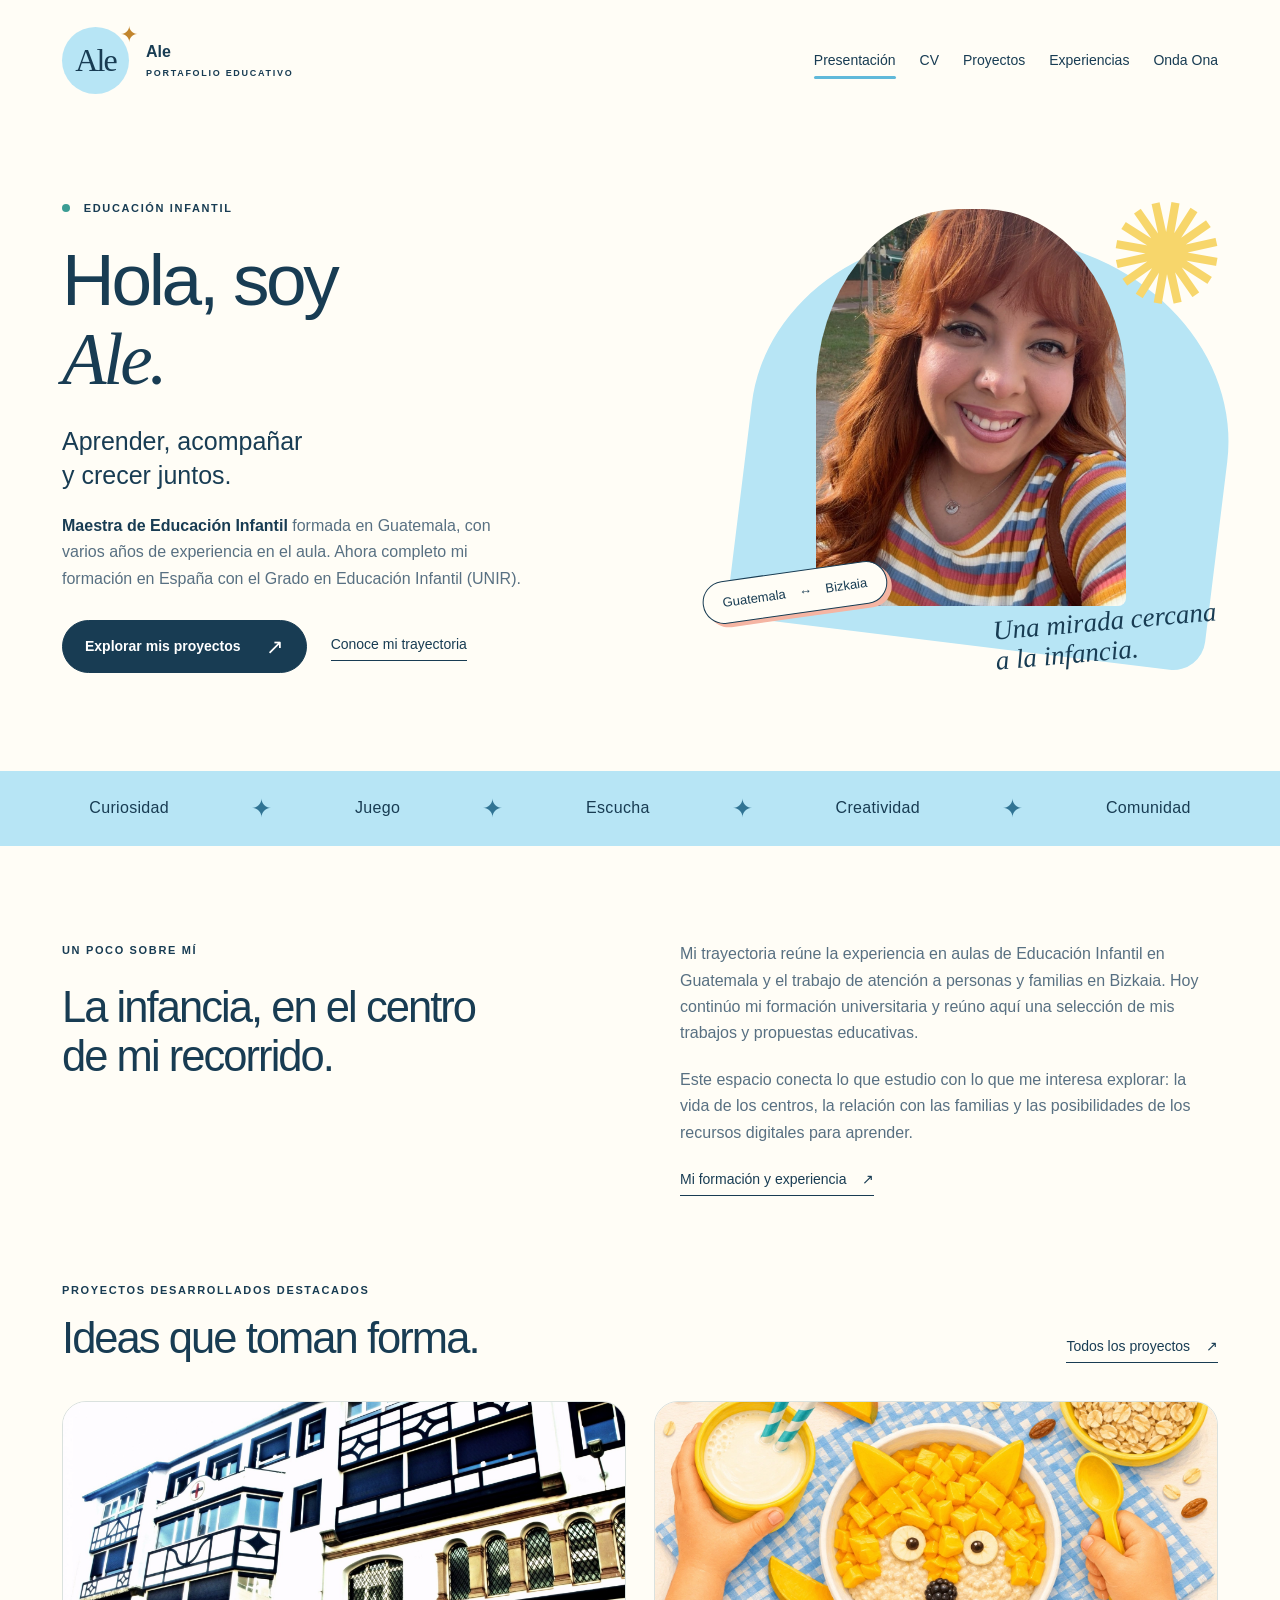
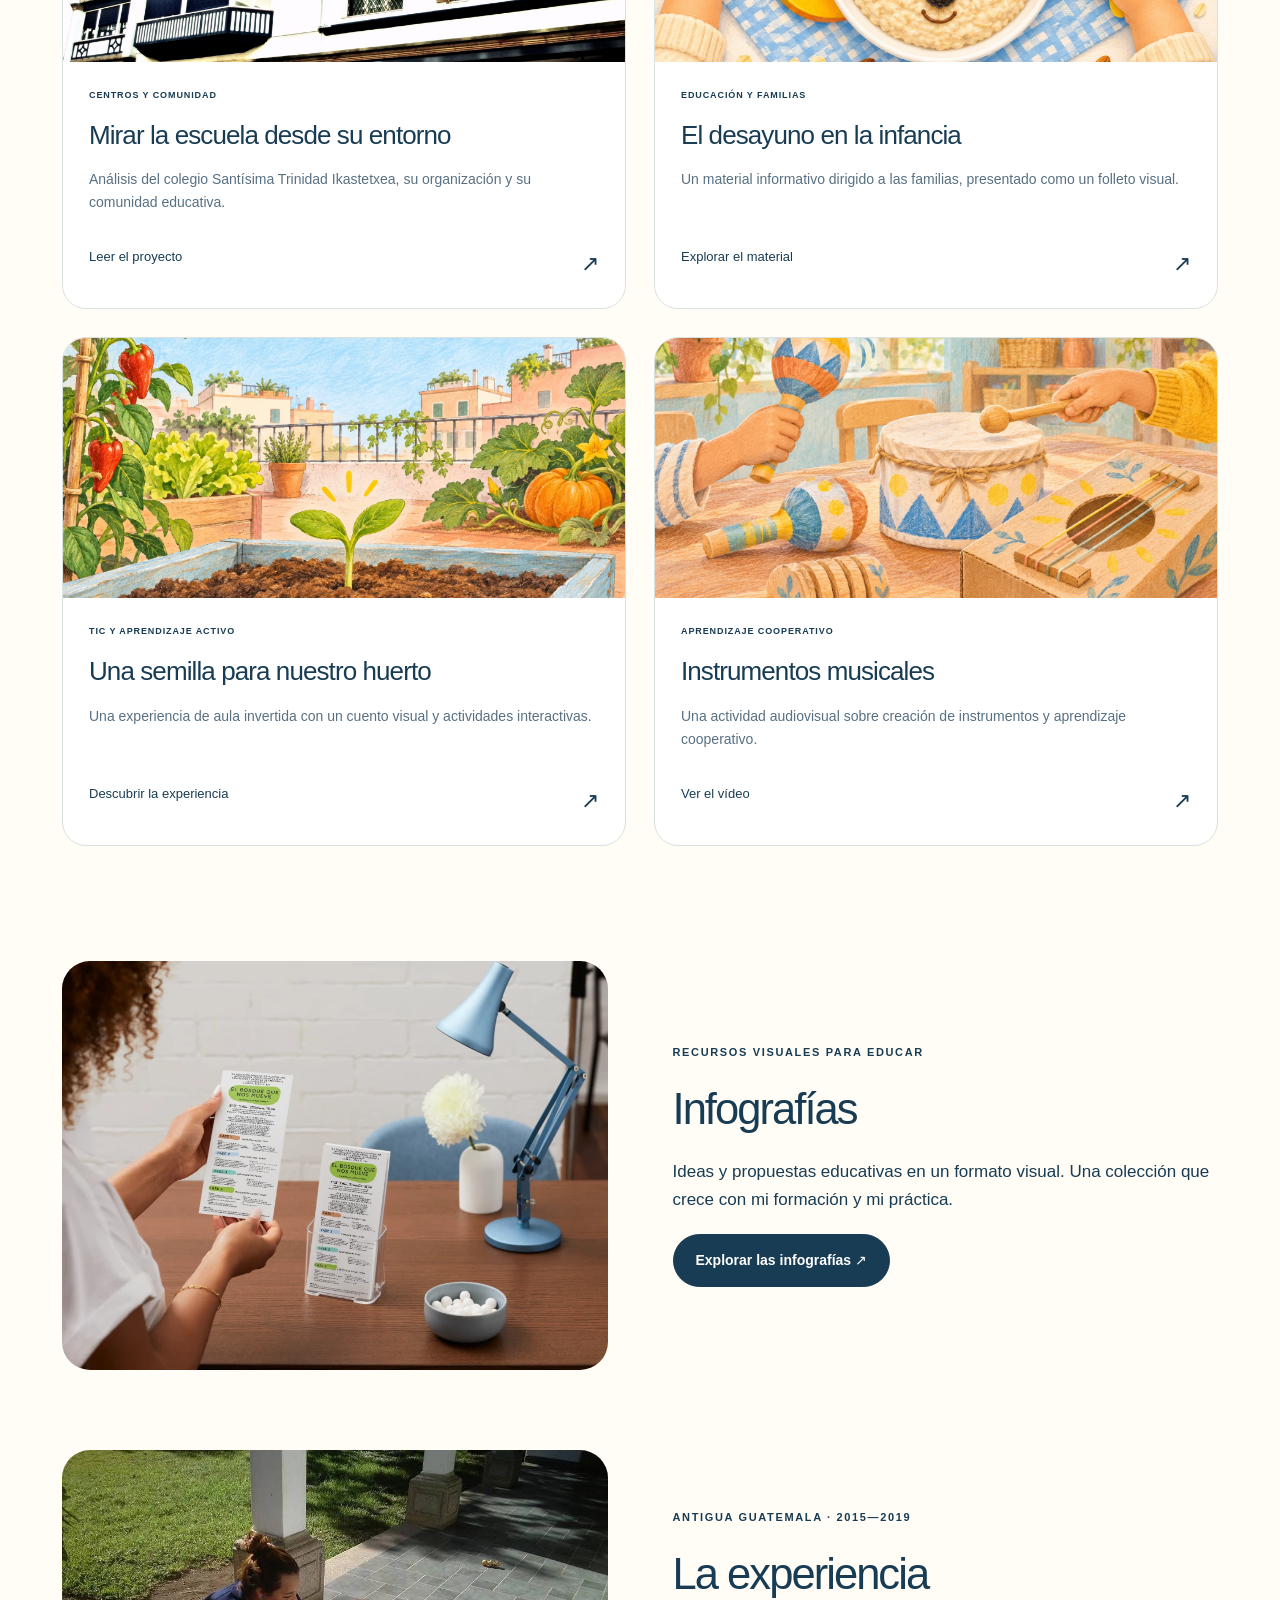
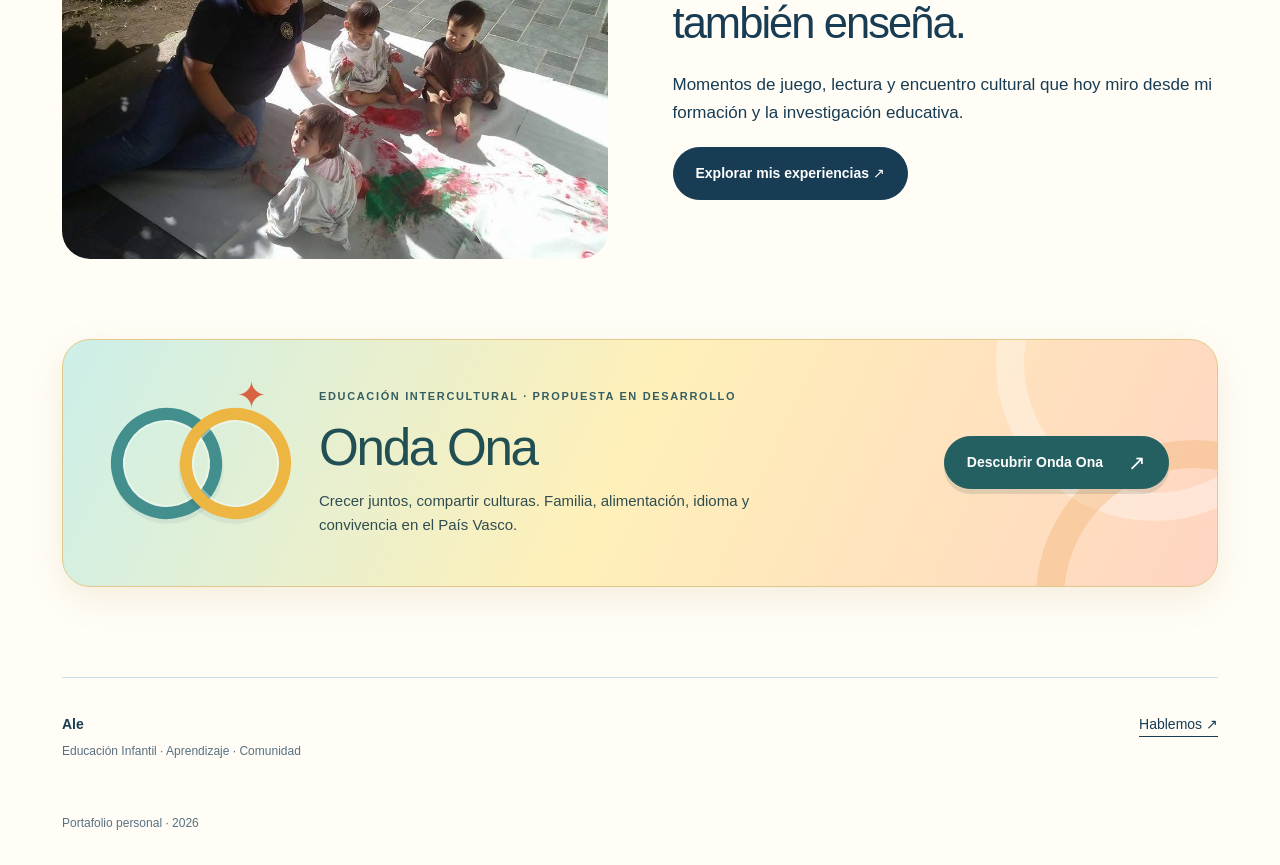
<file: index.html>
<!doctype html><html lang="es"><head><meta charset="utf-8"><meta name="viewport" content="width=device-width,initial-scale=1"><title>Presentación · Ale</title><meta name="description" content="Portafolio educativo de Ale, estudiante del Grado en Educación Infantil en UNIR."><meta name="theme-color" content="#b7e5f5"><link rel="icon" type="image/svg+xml" href="assets/favicon.svg"><link rel="stylesheet" href="assets/styles.css?v=20261110-aros-hover"><script src="assets/site.js" defer></script></head><body><a class="skip" href="#contenido">Saltar al contenido</a><header class="site-header"><a class="brand" href="index.html" aria-label="Ale, presentación"><span class="brand-symbol">Ale<span>✦</span></span><span>Ale<small>PORTAFOLIO EDUCATIVO</small></span></a><button class="menu-toggle" aria-expanded="false" aria-controls="menu">Menú <span>＋</span></button><nav id="menu" aria-label="Navegación principal"><a href="index.html" aria-current="page">Presentación</a><a href="cv.html" >CV</a><a href="proyectos.html" >Proyectos</a><a href="experiencias.html">Experiencias</a><a href="onda-ona.html" >Onda Ona</a></nav></header><main id="contenido"><section class="hero wrap"><div class="hero-copy"><span class="eyebrow"><span class="status-dot"></span> EDUCACIÓN INFANTIL</span><h1>Hola, soy<br><em>Ale.</em></h1><p class="hero-lead">Aprender, acompañar<br>y crecer juntos.</p><p class="hero-description"><strong>Maestra de Educación Infantil</strong> formada en Guatemala, con varios años de experiencia en el aula. Ahora completo mi formación en España con el Grado en Educación Infantil (UNIR).</p><div class="actions"><a class="button" href="proyectos.html">Explorar mis proyectos <span>↗</span></a><a class="text-link" href="cv.html">Conoce mi trayectoria</a></div></div><div class="portrait-composition"><span class="sunburst" aria-hidden="true">✺</span><div class="portrait-bg"></div><img class="portrait" src="assets/retrato.jpg" alt="María Alejandra Chacón Rodríguez"><span class="portrait-caption">Una mirada cercana<br>a la infancia.</span><span class="floating-label">Guatemala <span>↔</span> Bizkaia</span></div></section><div class="ticker" aria-hidden="true"><span>Curiosidad</span><i>✦</i><span>Juego</span><i>✦</i><span>Escucha</span><i>✦</i><span>Creatividad</span><i>✦</i><span>Comunidad</span></div><section class="about-section wrap"><div><span class="eyebrow">UN POCO SOBRE MÍ</span><h2>La infancia, en el centro<br>de mi recorrido.</h2></div><div><p>Mi trayectoria reúne la experiencia en aulas de Educación Infantil en Guatemala y el trabajo de atención a personas y familias en Bizkaia. Hoy continúo mi formación universitaria y reúno aquí una selección de mis trabajos y propuestas educativas.</p><p>Este espacio conecta lo que estudio con lo que me interesa explorar: la vida de los centros, la relación con las familias y las posibilidades de los recursos digitales para aprender.</p><a class="text-link" href="cv.html">Mi formación y experiencia <span>↗</span></a></div></section><section class="projects-section wrap"><div class="section-heading"><div><span class="eyebrow">PROYECTOS DESARROLLADOS DESTACADOS</span><h2>Ideas que toman forma.</h2></div><a class="text-link" href="proyectos.html">Todos los proyectos <span>↗</span></a></div><div class="project-grid"><a class="project-card blue-card" href="proyectos/colegio-trinitarias.html"><div class="card-image"><img src="assets/colegio-trinitarias.jpg" alt="Fachada del colegio Santísima Trinidad de Algorta" loading="lazy"></div><div class="card-body"><span class="tag">CENTROS Y COMUNIDAD</span><h3>Mirar la escuela desde su entorno</h3><p>Análisis del colegio Santísima Trinidad Ikastetxea, su organización y su comunidad educativa.</p><span class="card-link">Leer el proyecto <span>↗</span></span></div></a><a class="project-card peach-card" href="proyectos/desayuno-infantil.html"><div class="card-image"><img src="assets/desayuno-zorrito.webp" alt="Ilustración de un desayuno con avena y mango en forma de zorrito, leche y una cuchara amarilla" loading="lazy"></div><div class="card-body"><span class="tag">EDUCACIÓN Y FAMILIAS</span><h3>El desayuno en la infancia</h3><p>Un material informativo dirigido a las familias, presentado como un folleto visual.</p><span class="card-link">Explorar el material <span>↗</span></span></div></a><a class="project-card yellow-card" href="proyectos/aula-invertida.html"><div class="card-image seed-cover"><img src="assets/huerto-ilustrado.webp" alt="Ilustración de una lenteja para el proyecto del huerto" loading="lazy"></div><div class="card-body"><span class="tag">TIC Y APRENDIZAJE ACTIVO</span><h3>Una semilla para nuestro huerto</h3><p>Una experiencia de aula invertida con un cuento visual y actividades interactivas.</p><span class="card-link">Descubrir la experiencia <span>↗</span></span></div></a><a class="project-card music-card" href="proyectos/instrumentos-musicales.html"><div class="card-image"><img src="assets/musica-ilustrada.webp" alt="Manos infantiles exploran maracas, un tambor y una guitarra de cartón" loading="lazy"></div><div class="card-body"><span class="tag">APRENDIZAJE COOPERATIVO</span><h3>Instrumentos musicales</h3><p>Una actividad audiovisual sobre creación de instrumentos y aprendizaje cooperativo.</p><span class="card-link">Ver el vídeo <span>↗</span></span></div></a></div></section><section class="home-experiences home-infographics wrap"><img src="assets/infografia-bosque-escena.webp" alt="Una joven sostiene el folleto El bosque que nos mueve junto a una mesa con una lámpara azul" loading="lazy"><div><span class="eyebrow">RECURSOS VISUALES PARA EDUCAR</span><h2>Infografías</h2><p>Ideas y propuestas educativas en un formato visual. Una colección que crece con mi formación y mi práctica.</p><a class="button" href="proyectos.html#infografias">Explorar las infografías ↗</a></div></section><section class="home-experiences wrap"><img src="assets/pintura-2015.jpg" alt="María Alejandra acompaña una actividad de pintura en Antigua Guatemala, 2015" loading="lazy"><div><span class="eyebrow">ANTIGUA GUATEMALA · 2015—2019</span><h2>La experiencia<br>también enseña.</h2><p>Momentos de juego, lectura y encuentro cultural que hoy miro desde mi formación y la investigación educativa.</p><a class="button" href="experiencias.html">Explorar mis experiencias ↗</a></div></section><section class="onda-banner wrap"><div class="onda-mark" aria-hidden="true"><span class="onda-ring ring-teal"></span><span class="onda-ring ring-gold"></span><span class="onda-spark">✦</span></div><div><span class="eyebrow">EDUCACIÓN INTERCULTURAL · PROPUESTA EN DESARROLLO</span><h2>Onda Ona</h2><p>Crecer juntos, compartir culturas. Familia, alimentación, idioma y convivencia en el País Vasco.</p></div><a class="button light" href="onda-ona.html">Descubrir Onda Ona <span>↗</span></a></section></main><footer class="site-footer"><div><a class="footer-name" href="index.html">Ale</a><p>Educación Infantil · Aprendizaje · Comunidad</p></div><a href="mailto:marialechaconrodriguez27@gmail.com">Hablemos <span aria-hidden="true">↗</span></a><p class="footer-note">Portafolio personal · 2026</p></footer></body></html>
</file>
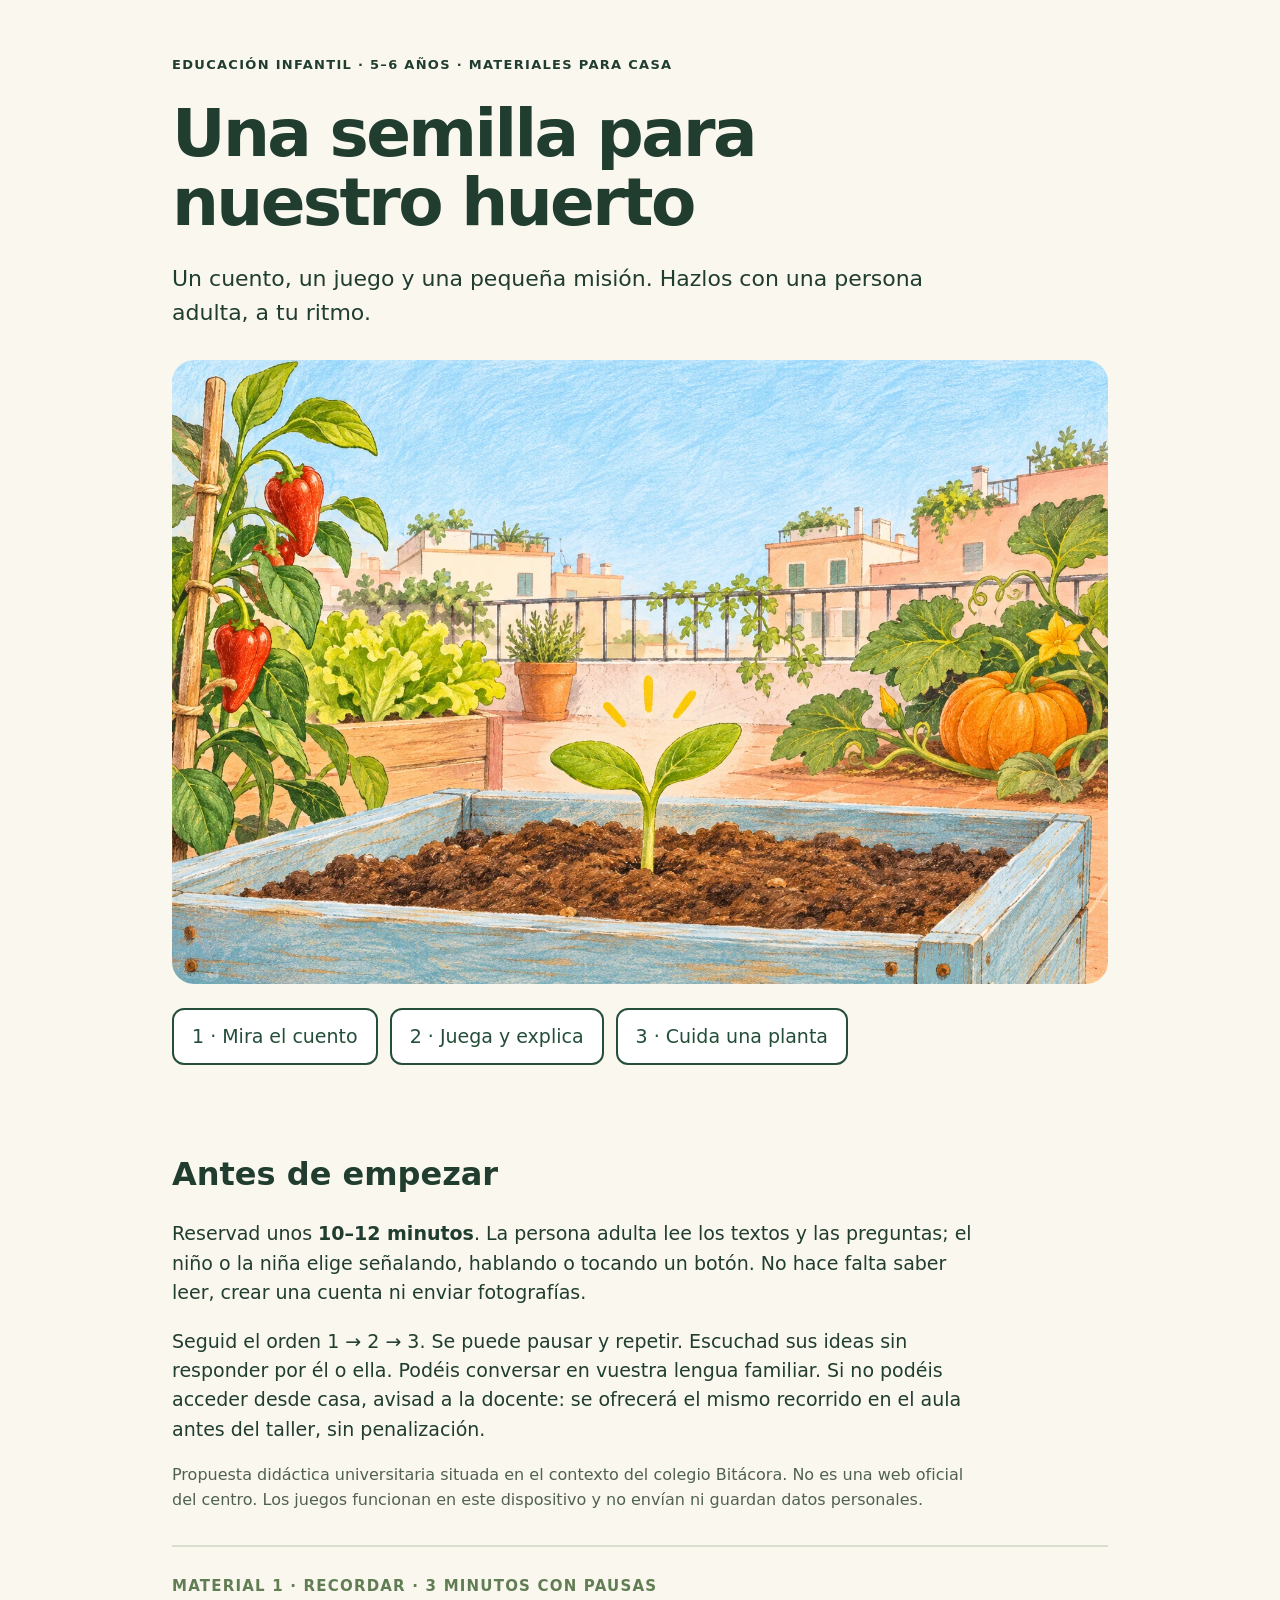
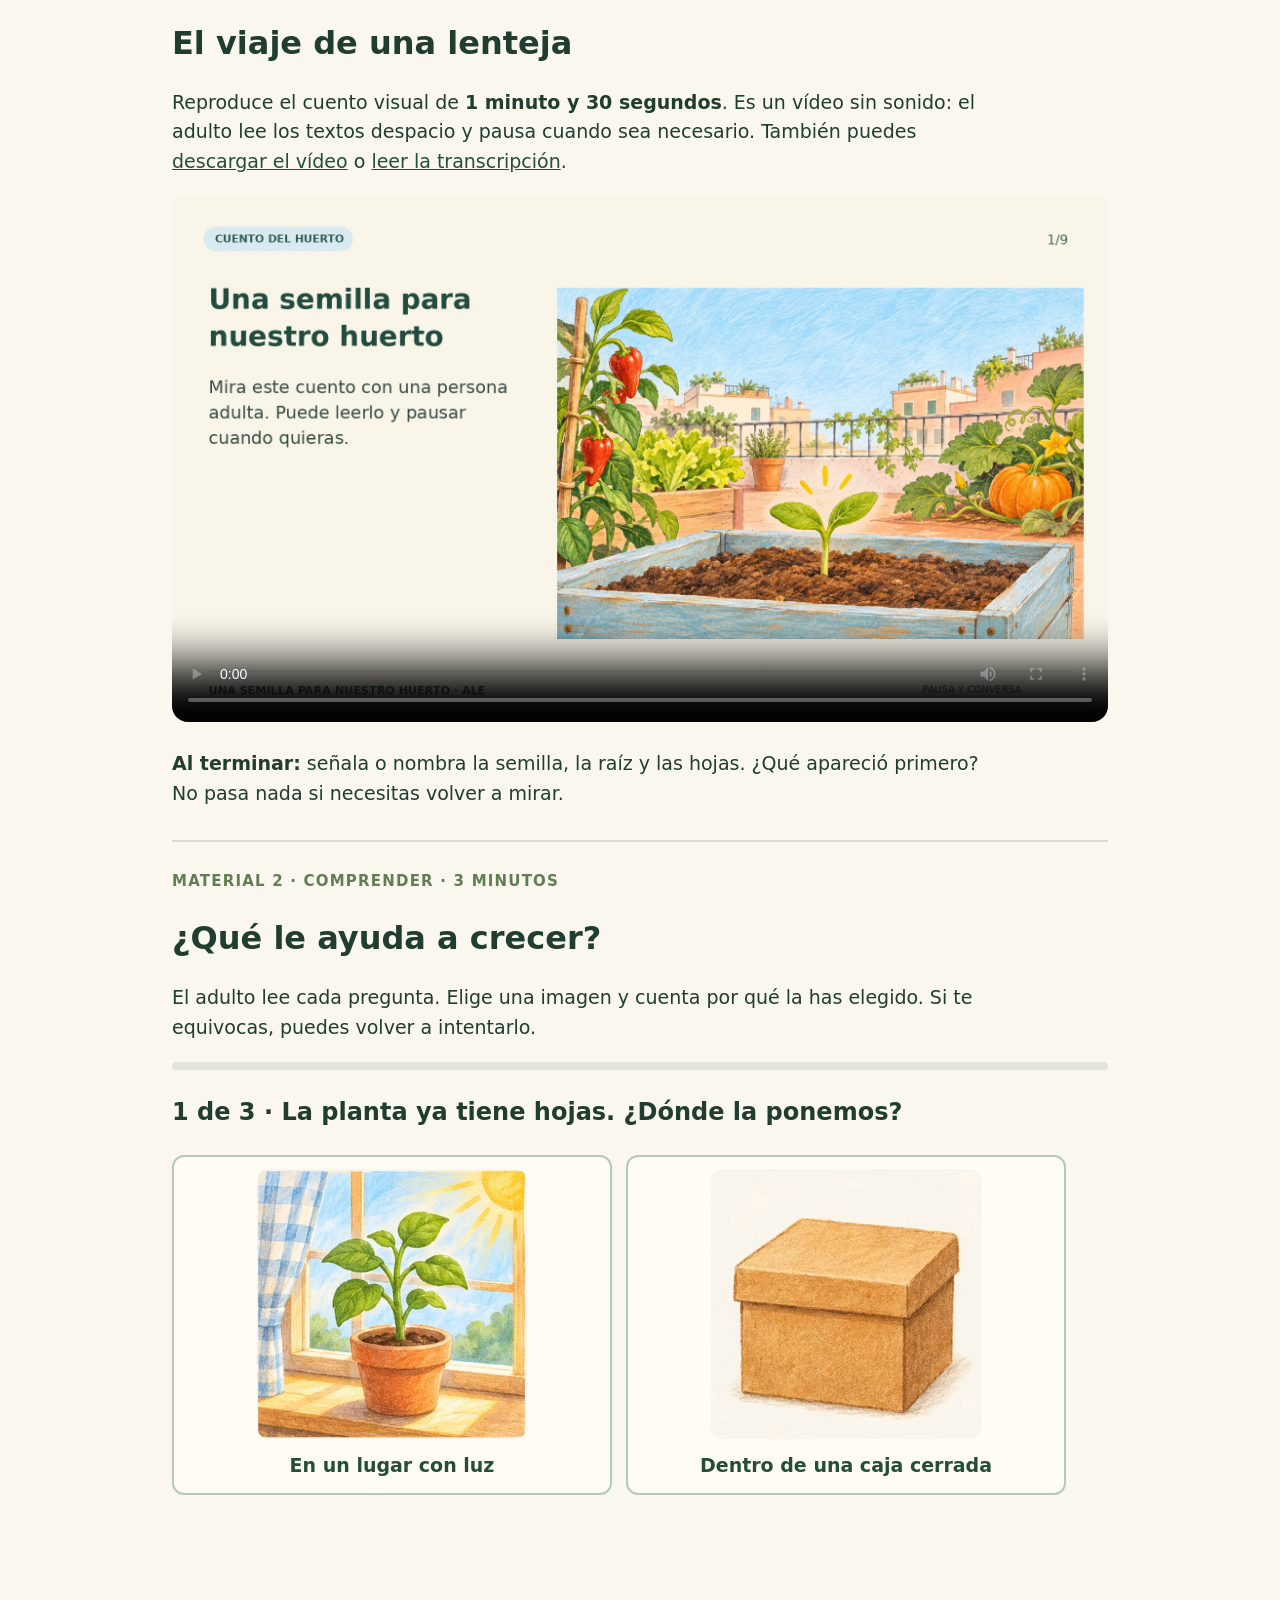
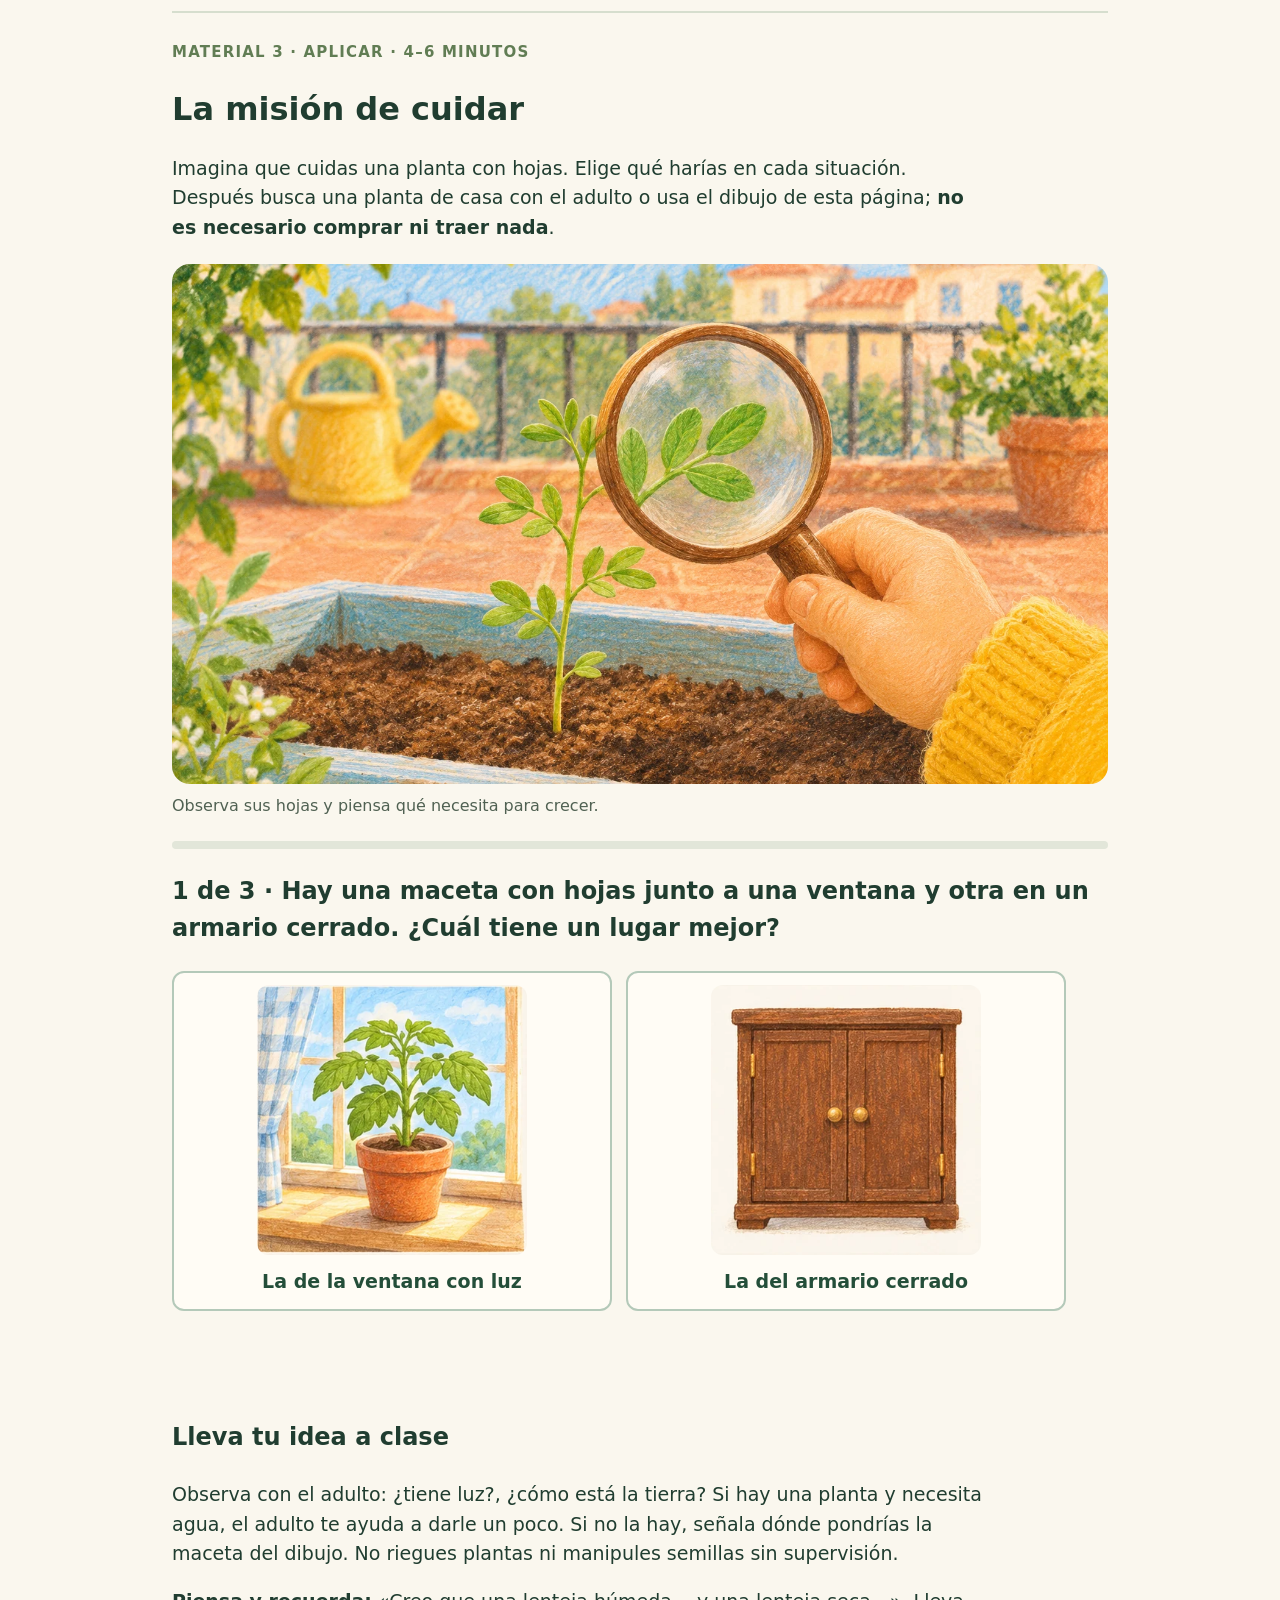
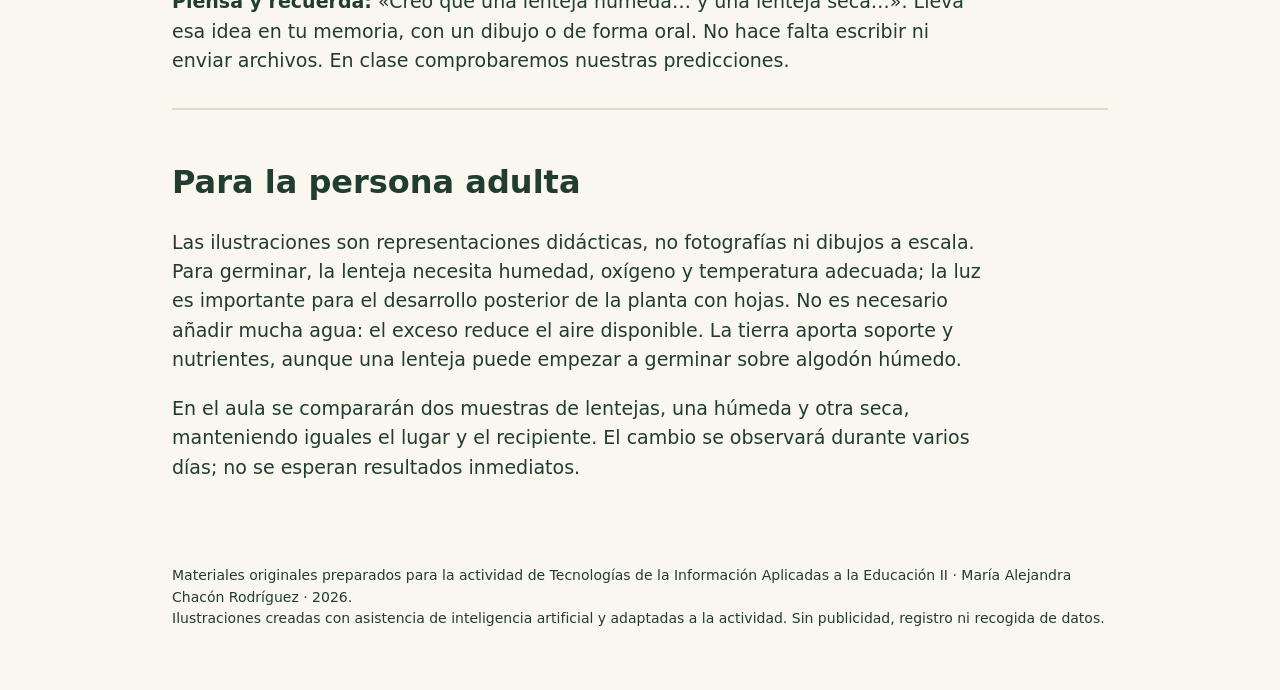
<file: proyectos/semilla/index.html>
<!doctype html><html lang="es"><meta charset="utf-8"><meta name="viewport" content="width=device-width,initial-scale=1"><title>Una semilla para nuestro huerto</title><style>
:root{--green:#244e39;--paper:#faf7ee;--gold:#e4b24e}*{box-sizing:border-box}body{margin:0;background:var(--paper);color:#203d30;font:19px/1.55 system-ui,sans-serif}header,main,footer{max-width:1000px;margin:auto;padding:32px}header{padding-top:55px}small,.eyebrow{font-weight:700;letter-spacing:.1em;text-transform:uppercase;font-size:13px}h1{font-size:clamp(38px,7vw,66px);line-height:1.05;max-width:780px;letter-spacing:-.04em;margin:24px 0}h2{font-size:32px;line-height:1.15}h3{font-size:24px}nav{display:flex;gap:12px;flex-wrap:wrap}a{color:var(--green)}nav a,button{border:2px solid var(--green);border-radius:12px;background:white;color:var(--green);font:inherit;padding:12px 18px;cursor:pointer;text-decoration:none}button:hover,nav a:hover{background:#e9eedc}button:focus-visible,a:focus-visible{outline:4px solid #d39b2e;outline-offset:4px}section{border-top:2px solid #d6dece;margin-top:32px;padding-top:28px}video{width:100%;border-radius:16px;background:#e6e8dc}p{max-width:820px}.lead{font-size:22px}.choices{display:flex;gap:14px;flex-wrap:wrap;margin:18px 0}.option{min-width:170px;flex:1;min-height:115px;font-weight:650}.icon{display:block;font-size:42px}.feedback{min-height:65px;padding:14px 0;font-weight:650}.note{font-size:16px;color:#506152}.step{color:#617d54;font-size:15px;font-weight:bold;letter-spacing:.08em}.progress{height:8px;background:#e2e6d9;border-radius:10px;margin:20px 0}.progress span{display:block;height:100%;background:#739361;border-radius:10px}.complete{background:#e8efdc;padding:18px;border-radius:14px}footer{font-size:14px;padding-bottom:60px}@media(max-width:600px){header,main,footer{padding:24px}.option{min-width:120px}h2{font-size:27px}}@media(prefers-reduced-motion:reduce){*{scroll-behavior:auto}}

.huerto-hero{width:100%;display:block;aspect-ratio:3/2;object-fit:cover;border-radius:22px;margin:30px 0 24px}.option{padding:12px;overflow:hidden;min-width:200px;max-width:440px;background:#fffcf5;border-color:#b4c9b9;transition:border-color .15s}.option:hover{border-color:#244e39;background:#edf4ea}.option .icon{width:min(100%,270px);aspect-ratio:1;display:block;margin:0 auto 12px;background-image:url('imagenes/opciones-huerto.webp');background-size:400% 300%;background-repeat:no-repeat;border-radius:12px}.care-figure{margin:22px 0}.care-figure img{display:block;width:100%;max-height:520px;object-fit:cover;border-radius:18px}.care-figure figcaption{font-size:16px;margin-top:10px;color:#506152}@media(max-width:600px){.choices{flex-wrap:nowrap;gap:10px}.option{min-width:0;width:50%;font-size:16px;padding:8px}.option .icon{margin-bottom:10px}.huerto-hero{margin-top:24px}}
</style><header><div class="eyebrow">Educación Infantil · 5–6 años · Materiales para casa</div><h1>Una semilla para nuestro huerto</h1><p class="lead">Un cuento, un juego y una pequeña misión. Hazlos con una persona adulta, a tu ritmo.</p><img class="huerto-hero" src="../../assets/huerto-ilustrado.webp" alt="Un pequeño brote en un huerto urbano con hortalizas y jardineras azules"><nav aria-label="Materiales"><a href="#cuento">1 · Mira el cuento</a><a href="#juego">2 · Juega y explica</a><a href="#mision">3 · Cuida una planta</a></nav></header><main>
<aside aria-label="Instrucciones para las familias"><h2>Antes de empezar</h2><p>Reservad unos <strong>10–12 minutos</strong>. La persona adulta lee los textos y las preguntas; el niño o la niña elige señalando, hablando o tocando un botón. No hace falta saber leer, crear una cuenta ni enviar fotografías.</p><p>Seguid el orden 1 → 2 → 3. Se puede pausar y repetir. Escuchad sus ideas sin responder por él o ella. Podéis conversar en vuestra lengua familiar. Si no podéis acceder desde casa, avisad a la docente: se ofrecerá el mismo recorrido en el aula antes del taller, sin penalización.</p><p class="note">Propuesta didáctica universitaria situada en el contexto del colegio Bitácora. No es una web oficial del centro. Los juegos funcionan en este dispositivo y no envían ni guardan datos personales.</p></aside>
<section id="cuento"><div class="step">MATERIAL 1 · RECORDAR · 3 MINUTOS CON PAUSAS</div><h2>El viaje de una lenteja</h2><p>Reproduce el cuento visual de <strong>1 minuto y 30 segundos</strong>. Es un vídeo sin sonido: el adulto lee los textos despacio y pausa cuando sea necesario. También puedes <a href="cuento_semilla.mp4" download>descargar el vídeo</a> o <a href="transcripcion.txt">leer la transcripción</a>.</p><video controls playsinline preload="metadata" poster="poster.jpg" aria-label="Cuento visual El viaje de una lenteja"><source src="cuento_semilla.mp4" type="video/mp4">Tu navegador no reproduce este vídeo. Usa el enlace de descarga.</video><p><strong>Al terminar:</strong> señala o nombra la semilla, la raíz y las hojas. ¿Qué apareció primero? No pasa nada si necesitas volver a mirar.</p></section>
<section id="juego"><div class="step">MATERIAL 2 · COMPRENDER · 3 MINUTOS</div><h2>¿Qué le ayuda a crecer?</h2><p>El adulto lee cada pregunta. Elige una imagen y cuenta por qué la has elegido. Si te equivocas, puedes volver a intentarlo.</p><div id="quiz"></div></section>
<section id="mision"><div class="step">MATERIAL 3 · APLICAR · 4–6 MINUTOS</div><h2>La misión de cuidar</h2><p>Imagina que cuidas una planta con hojas. Elige qué harías en cada situación. Después busca una planta de casa con el adulto o usa el dibujo de esta página; <strong>no es necesario comprar ni traer nada</strong>.</p><figure class="care-figure"><img src="imagenes/observar.webp" alt="Una mano observa con una lupa las hojas de una planta joven" loading="lazy"><figcaption>Observa sus hojas y piensa qué necesita para crecer.</figcaption></figure><div id="mission"></div><h3>Lleva tu idea a clase</h3><p>Observa con el adulto: ¿tiene luz?, ¿cómo está la tierra? Si hay una planta y necesita agua, el adulto te ayuda a darle un poco. Si no la hay, señala dónde pondrías la maceta del dibujo. No riegues plantas ni manipules semillas sin supervisión.</p><p><strong>Piensa y recuerda:</strong> «Creo que una lenteja húmeda… y una lenteja seca…». Lleva esa idea en tu memoria, con un dibujo o de forma oral. No hace falta escribir ni enviar archivos. En clase comprobaremos nuestras predicciones.</p></section>
<section><h2>Para la persona adulta</h2><p>Las ilustraciones son representaciones didácticas, no fotografías ni dibujos a escala. Para germinar, la lenteja necesita humedad, oxígeno y temperatura adecuada; la luz es importante para el desarrollo posterior de la planta con hojas. No es necesario añadir mucha agua: el exceso reduce el aire disponible. La tierra aporta soporte y nutrientes, aunque una lenteja puede empezar a germinar sobre algodón húmedo.</p><p>En el aula se compararán dos muestras de lentejas, una húmeda y otra seca, manteniendo iguales el lugar y el recipiente. El cambio se observará durante varios días; no se esperan resultados inmediatos.</p></section>
</main><footer>Materiales originales preparados para la actividad de Tecnologías de la Información Aplicadas a la Educación II · María Alejandra Chacón Rodríguez · 2026.<br>Ilustraciones creadas con asistencia de inteligencia artificial y adaptadas a la actividad. Sin publicidad, registro ni recogida de datos.</footer>
<script>
const bank=[{q:'La planta ya tiene hojas. ¿Dónde la ponemos?',a:['☀️|En un lugar con luz','📦|Dentro de una caja cerrada'],ok:0,why:'La planta con hojas necesita luz para seguir creciendo.'},{q:'La tierra está seca. ¿Qué hacemos?',a:['🚫|Nunca le damos agua','💧|Ponemos un poco de agua'],ok:1,why:'Le damos un poco de agua, sin inundar la maceta.'},{q:'¿Qué aparece primero al germinar una lenteja?',a:['🌱|La raíz','🍅|Un fruto'],ok:0,why:'Primero sale la raíz. Luego crecerán el tallo y las hojas.'}];
const mission=[{q:'Hay una maceta con hojas junto a una ventana y otra en un armario cerrado. ¿Cuál tiene un lugar mejor?',a:['🪟|La de la ventana con luz','🚪|La del armario cerrado'],ok:0,why:'El lugar con luz ayuda a la planta. Busca con el adulto un sitio luminoso adecuado.'},{q:'Ves agua acumulada en la maceta. ¿Qué decides?',a:['🚿|Echar más agua','✋|Parar y pedir ayuda al adulto'],ok:1,why:'Hay demasiada agua. Paramos y pedimos ayuda; no seguimos regando.'},{q:'Mañana sembramos en clase. ¿Qué llevarás?',a:['🛍️|Hay que comprar materiales','💭|Mi idea sobre qué necesita la semilla'],ok:1,why:'Solo necesitas tu idea. Los materiales de siembra los proporciona la docente.'}];
const tiles={'☀️':0,'📦':1,'🚫':2,'💧':3,'🌱':4,'🍅':5,'🪟':6,'🚪':7,'🚿':8,'✋':9,'🛍️':10,'💭':11};
function game(id,data){let i=0,locked=false;const root=document.getElementById(id);function render(){locked=false;root.replaceChildren();let progress=document.createElement('div');progress.className='progress';let fill=document.createElement('span');fill.style.width=(i/data.length*100)+'%';progress.append(fill);root.append(progress);if(i===data.length){let p=document.createElement('p');p.className='complete';p.textContent='¡Recorrido terminado! Cuenta una cosa que has aprendido. Puedes repetirlo cuando quieras.';root.append(p);let b=document.createElement('button');b.textContent='Volver a empezar';b.onclick=()=>{i=0;render()};root.append(b);return}let h=document.createElement('h3');h.textContent=(i+1)+' de '+data.length+' · '+data[i].q;root.append(h);let row=document.createElement('div');row.className='choices';let feedback=document.createElement('p');feedback.className='feedback';feedback.setAttribute('aria-live','polite');data[i].a.forEach((a,j)=>{let b=document.createElement('button');b.className='option';let [ic,txt]=a.split('|');let s=document.createElement('span');s.className='icon';s.setAttribute('aria-hidden','true');let tile=tiles[ic];s.style.backgroundPosition=((tile%4)*100/3)+'% '+(Math.floor(tile/4)*50)+'%';b.append(s,document.createTextNode(txt));b.onclick=()=>{if(locked)return;if(j===data[i].ok){locked=true;feedback.textContent='¡Eso es! '+data[i].why;let next=document.createElement('button');next.textContent=i===data.length-1?'Terminar':'Siguiente';next.onclick=()=>{i++;render()};root.append(next)}else{feedback.textContent='Vamos a pensarlo otra vez. '+data[i].why+' Prueba otra opción.'}};row.append(b)});root.append(row,feedback)}render()};game('quiz',bank);game('mission',mission);
</script></html>
</file>
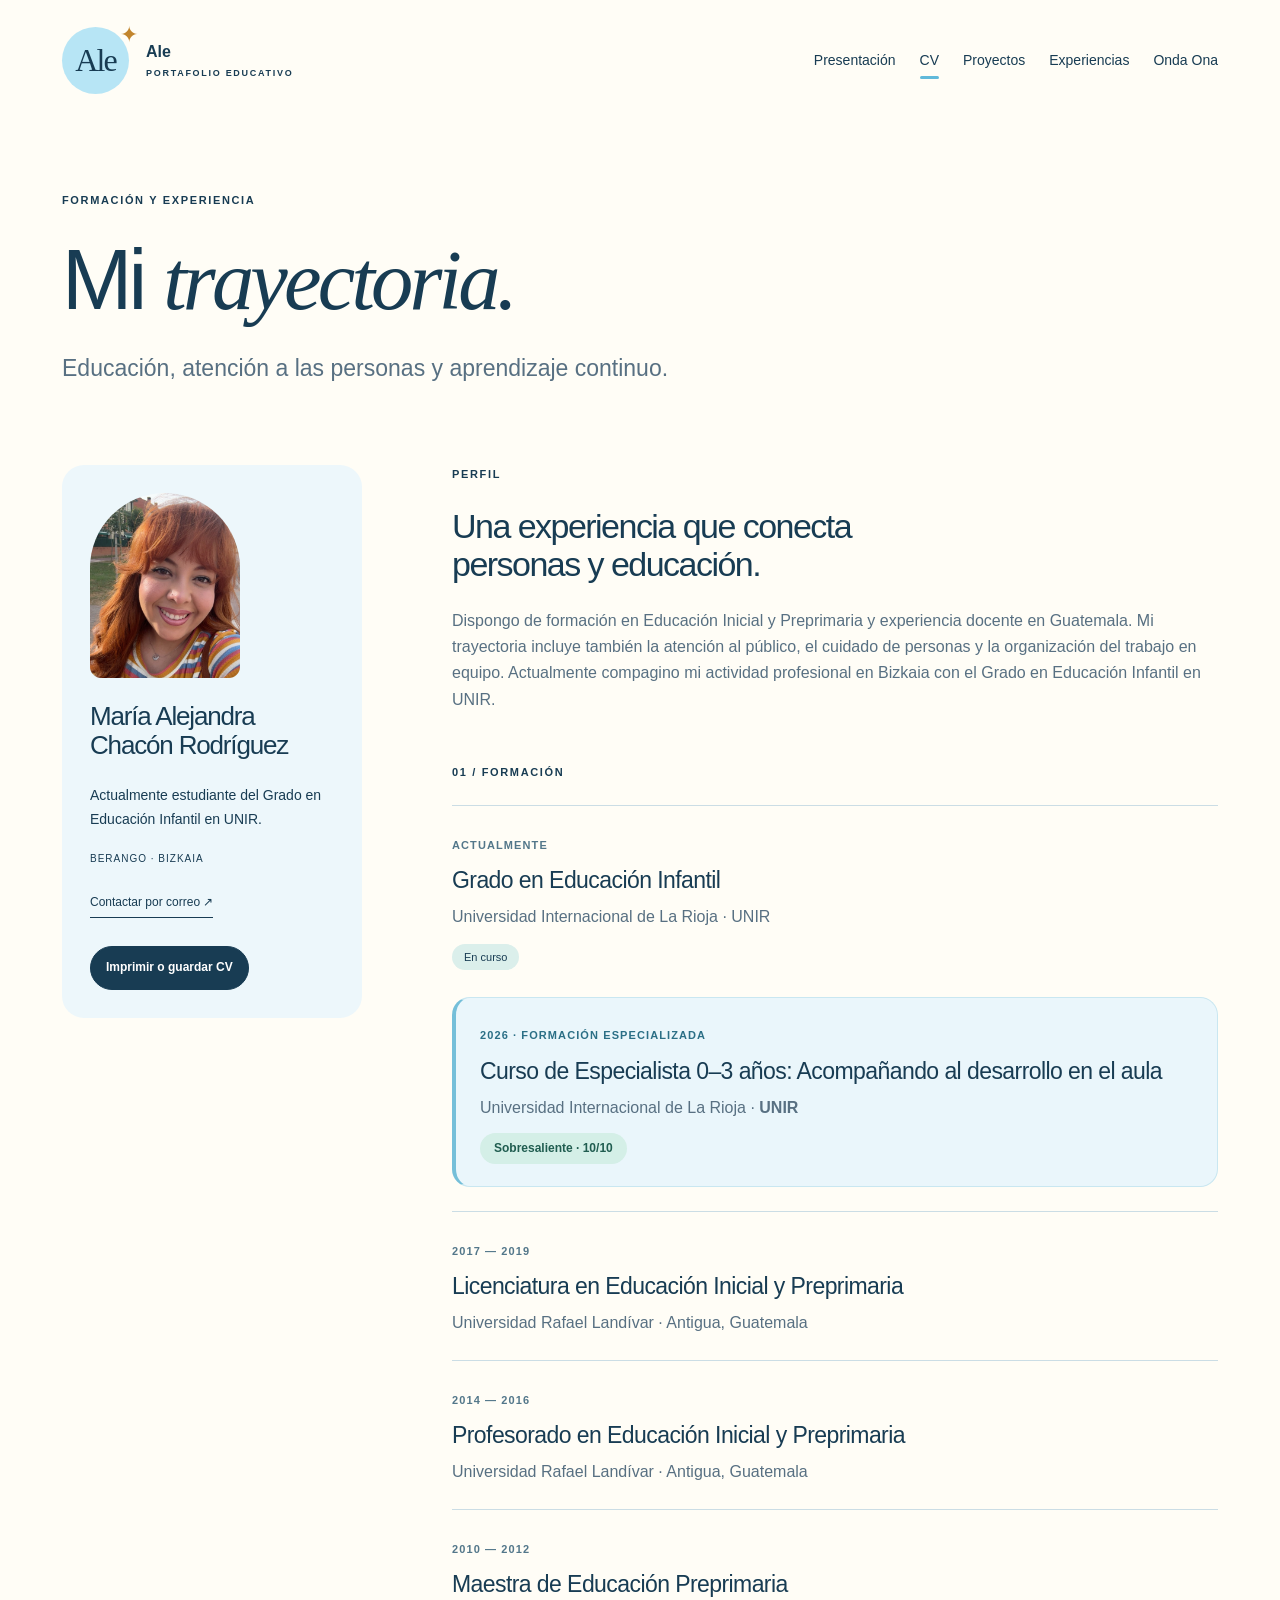
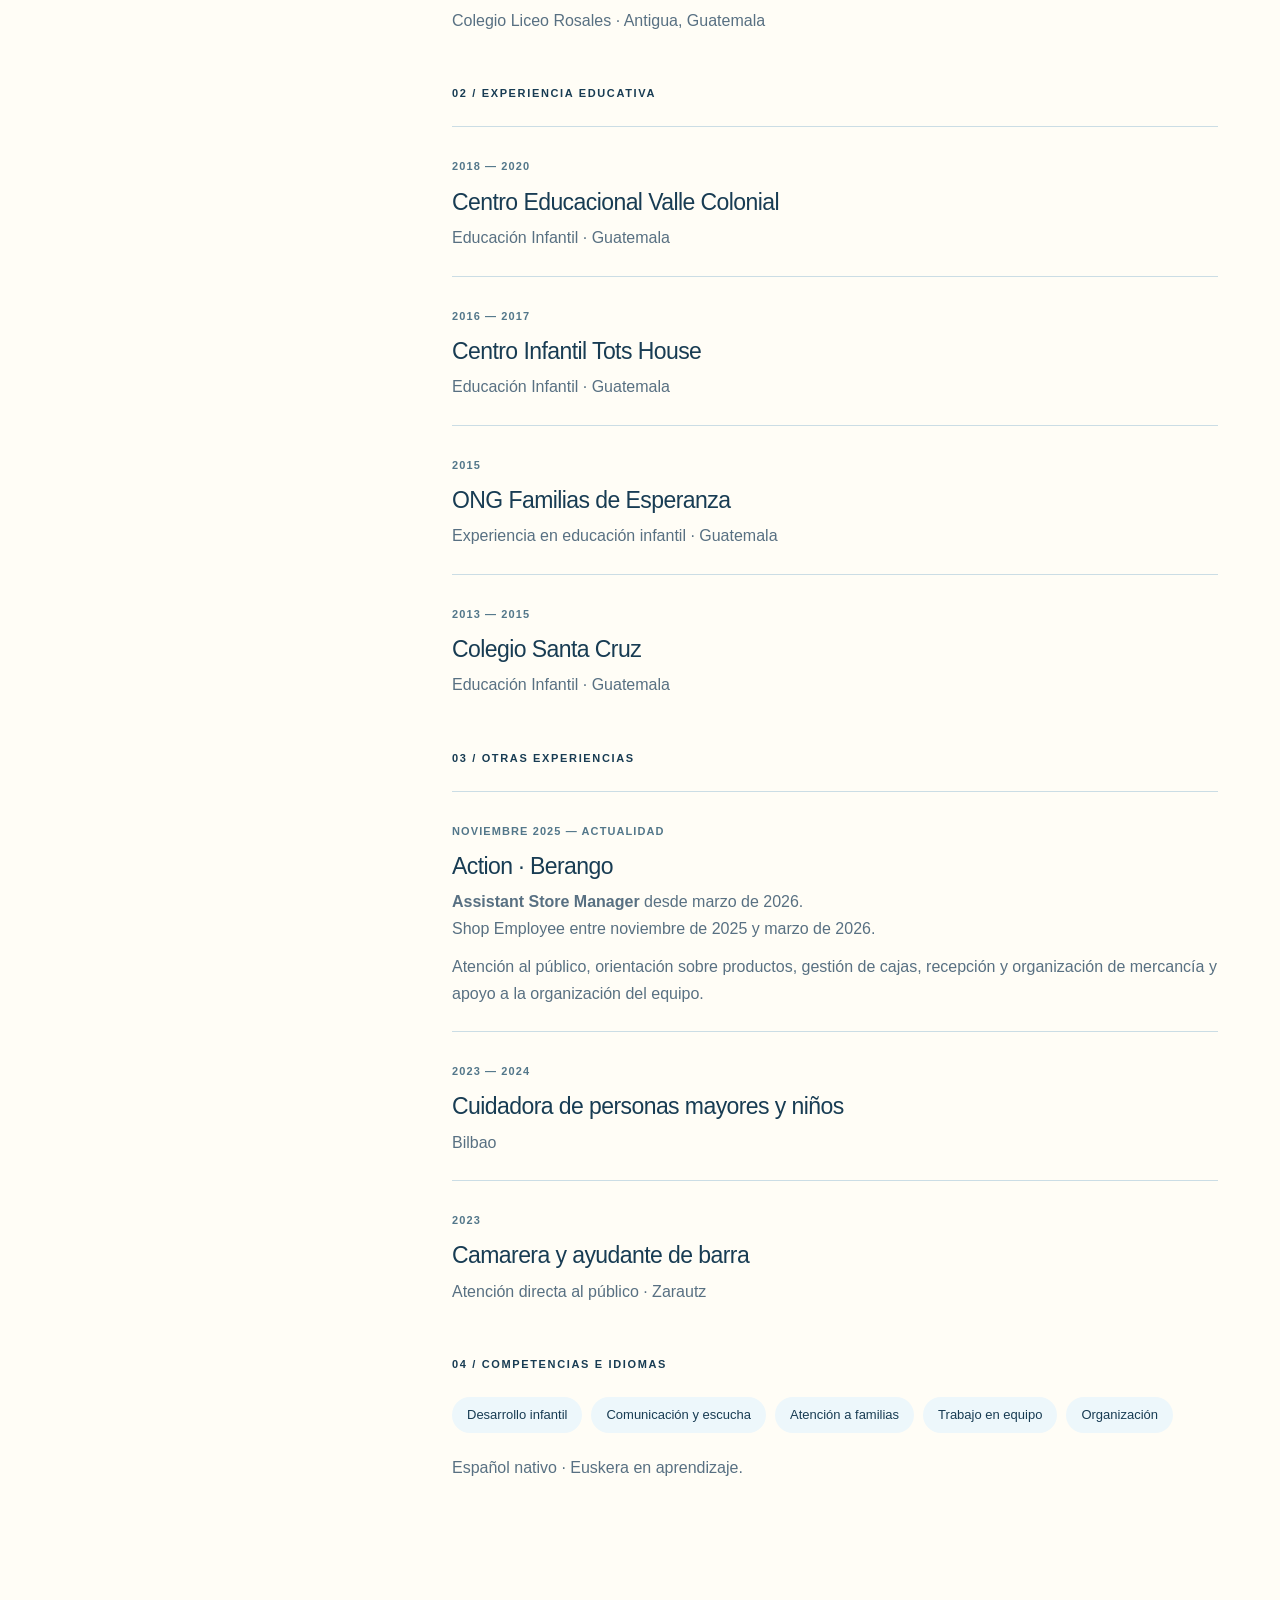
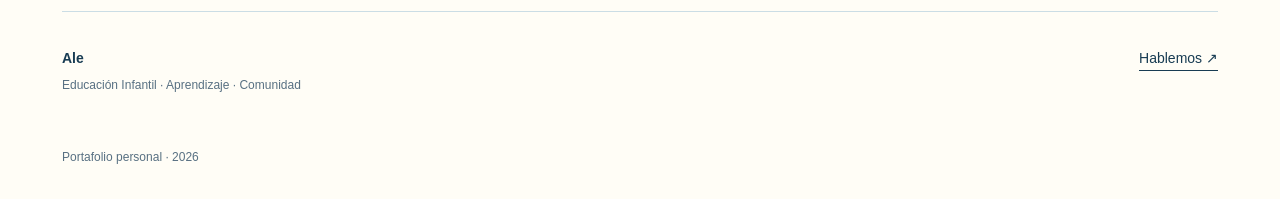
<file: cv.html>
<!doctype html><html lang="es"><head><meta charset="utf-8"><meta name="viewport" content="width=device-width,initial-scale=1"><title>CV · María Alejandra Chacón Rodríguez</title><meta name="description" content="Portafolio educativo de Ale, estudiante del Grado en Educación Infantil en UNIR."><meta name="theme-color" content="#b7e5f5"><link rel="icon" type="image/svg+xml" href="assets/favicon.svg"><link rel="stylesheet" href="assets/styles.css?v=20261110-infografias-2"><script src="assets/site.js" defer></script><style>
/* Formación especializada destacada; los estilos se limitan a esta página. */
.timeline-item.training-highlight{background:#eaf6fb;border:1px solid #c9e7f1;border-left:4px solid #75bfd9;border-radius:18px;padding:22px 24px;margin-top:27px}
.timeline-item.training-highlight h3{margin-top:10px}
.timeline-item.training-highlight .date{color:#2b6f86;font-weight:750}
.timeline-item.training-highlight .grade-pill{display:inline-block;border-radius:999px;background:#d4efe7;color:#205d50;font-size:12px;line-height:1.4;font-weight:750;padding:7px 14px}
@media print{.timeline-item.training-highlight{background:white!important;border:1px solid #aaa;border-left:3px solid #777;padding:12px 16px;break-inside:avoid}.timeline-item.training-highlight .grade-pill{background:white!important;border:1px solid #777}}
</style></head><body><a class="skip" href="#contenido">Saltar al contenido</a><header class="site-header"><a class="brand" href="index.html" aria-label="Ale, presentación"><span class="brand-symbol">Ale<span>✦</span></span><span>Ale<small>PORTAFOLIO EDUCATIVO</small></span></a><button class="menu-toggle" aria-expanded="false" aria-controls="menu">Menú <span>＋</span></button><nav id="menu" aria-label="Navegación principal"><a href="index.html" >Presentación</a><a href="cv.html" aria-current="page">CV</a><a href="proyectos.html" >Proyectos</a><a href="experiencias.html">Experiencias</a><a href="onda-ona.html" >Onda Ona</a></nav></header><main id="contenido"><section class="page-intro wrap"><span class="eyebrow">FORMACIÓN Y EXPERIENCIA</span><h1>Mi <em>trayectoria.</em></h1><p class="intro-lead">Educación, atención a las personas y aprendizaje continuo.</p></section><section class="cv-layout wrap"><aside class="profile-aside"><img src="assets/retrato.jpg" alt="Retrato de María Alejandra"><h2>María Alejandra<br>Chacón Rodríguez</h2><p>Actualmente estudiante del Grado en Educación Infantil en UNIR.</p><div class="small-label">BERANGO · BIZKAIA</div><a class="text-link" href="mailto:marialechaconrodriguez27@gmail.com">Contactar por correo ↗</a><button class="button print-cv" type="button">Imprimir o guardar CV</button></aside><div class="cv-content"><section><span class="eyebrow">PERFIL</span><h2>Una experiencia que conecta<br>personas y educación.</h2><p>Dispongo de formación en Educación Inicial y Preprimaria y experiencia docente en Guatemala. Mi trayectoria incluye también la atención al público, el cuidado de personas y la organización del trabajo en equipo. Actualmente compagino mi actividad profesional en Bizkaia con el Grado en Educación Infantil en UNIR.</p></section><section><span class="eyebrow">01 / FORMACIÓN</span><div class="timeline-item"><span class="date">ACTUALMENTE</span><h3>Grado en Educación Infantil</h3><p>Universidad Internacional de La Rioja · UNIR</p><span class="pill">En curso</span></div><div class="timeline-item training-highlight"><span class="date">2026 · FORMACIÓN ESPECIALIZADA</span><h3>Curso de Especialista 0–3 años: Acompañando al desarrollo en el aula</h3><p>Universidad Internacional de La Rioja · <strong>UNIR</strong></p><span class="grade-pill">Sobresaliente · 10/10</span></div><div class="timeline-item"><span class="date">2017 — 2019</span><h3>Licenciatura en Educación Inicial y Preprimaria</h3><p>Universidad Rafael Landívar · Antigua, Guatemala</p></div><div class="timeline-item"><span class="date">2014 — 2016</span><h3>Profesorado en Educación Inicial y Preprimaria</h3><p>Universidad Rafael Landívar · Antigua, Guatemala</p></div><div class="timeline-item"><span class="date">2010 — 2012</span><h3>Maestra de Educación Preprimaria</h3><p>Colegio Liceo Rosales · Antigua, Guatemala</p></div></section><section><span class="eyebrow">02 / EXPERIENCIA EDUCATIVA</span><div class="timeline-item"><span class="date">2018 — 2020</span><h3>Centro Educacional Valle Colonial</h3><p>Educación Infantil · Guatemala</p></div><div class="timeline-item"><span class="date">2016 — 2017</span><h3>Centro Infantil Tots House</h3><p>Educación Infantil · Guatemala</p></div><div class="timeline-item"><span class="date">2015</span><h3>ONG Familias de Esperanza</h3><p>Experiencia en educación infantil · Guatemala</p></div><div class="timeline-item"><span class="date">2013 — 2015</span><h3>Colegio Santa Cruz</h3><p>Educación Infantil · Guatemala</p></div></section><section><span class="eyebrow">03 / OTRAS EXPERIENCIAS</span><div class="timeline-item"><span class="date">NOVIEMBRE 2025 — ACTUALIDAD</span><h3>Action · Berango</h3><p><strong>Assistant Store Manager</strong> desde marzo de 2026.<br>Shop Employee entre noviembre de 2025 y marzo de 2026.</p><p>Atención al público, orientación sobre productos, gestión de cajas, recepción y organización de mercancía y apoyo a la organización del equipo.</p></div><div class="timeline-item"><span class="date">2023 — 2024</span><h3>Cuidadora de personas mayores y niños</h3><p>Bilbao</p></div><div class="timeline-item"><span class="date">2023</span><h3>Camarera y ayudante de barra</h3><p>Atención directa al público · Zarautz</p></div></section><section><span class="eyebrow">04 / COMPETENCIAS E IDIOMAS</span><div class="pill-list"><span>Desarrollo infantil</span><span>Comunicación y escucha</span><span>Atención a familias</span><span>Trabajo en equipo</span><span>Organización</span></div><p>Español nativo · Euskera en aprendizaje.</p></section></div></section></main><footer class="site-footer"><div><a class="footer-name" href="index.html">Ale</a><p>Educación Infantil · Aprendizaje · Comunidad</p></div><a href="mailto:marialechaconrodriguez27@gmail.com">Hablemos <span aria-hidden="true">↗</span></a><p class="footer-note">Portafolio personal · 2026</p></footer></body></html>
</file>
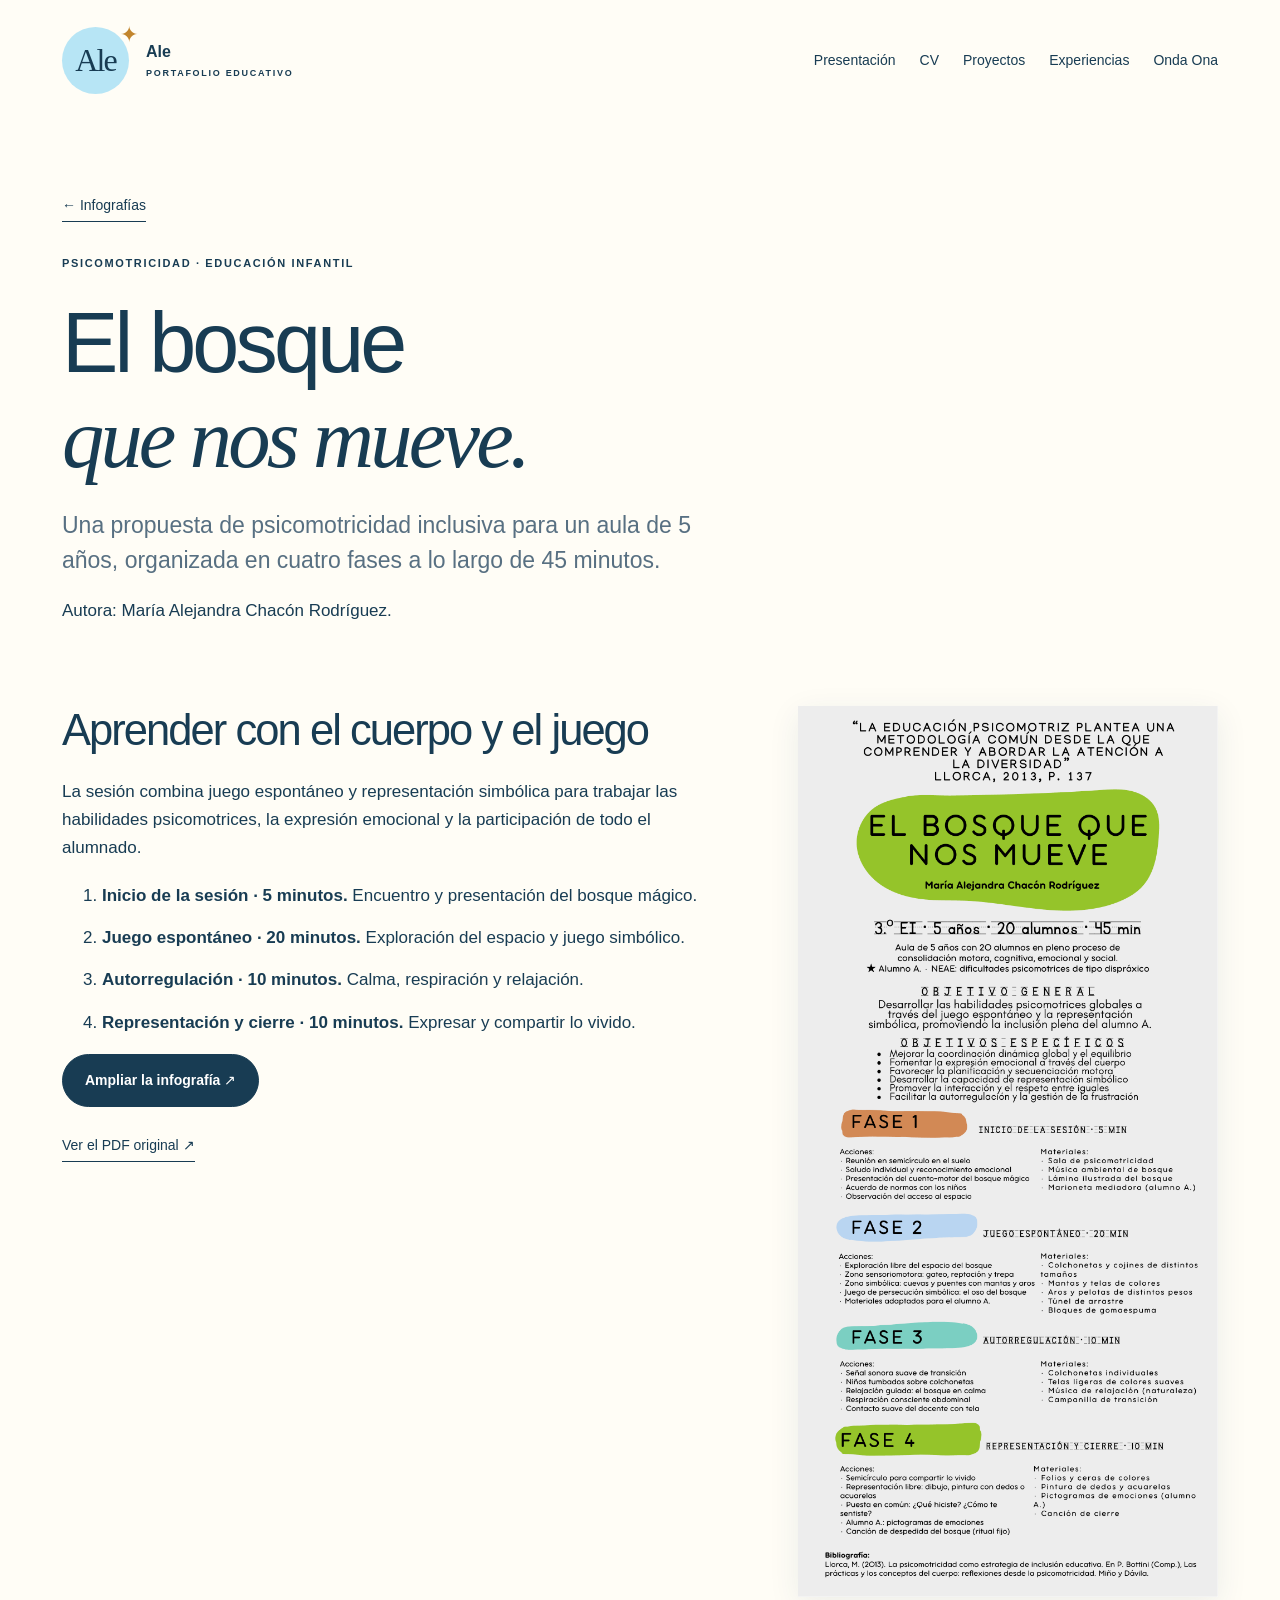
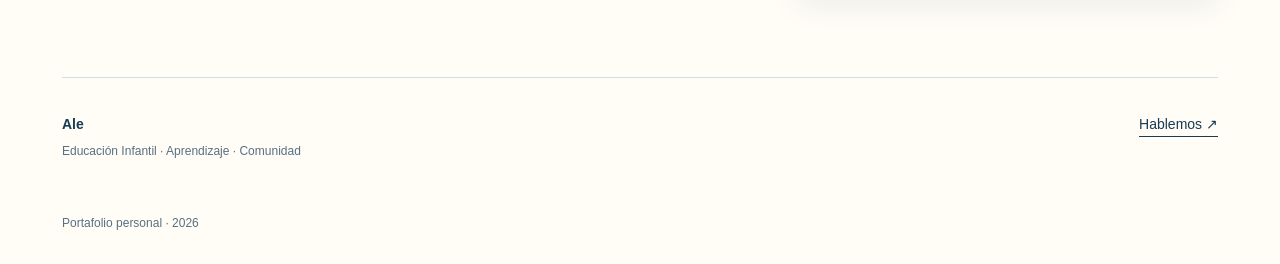
<file: el-bosque-que-nos-mueve.html>
<!doctype html><html lang="es"><head><meta charset="utf-8"><meta name="viewport" content="width=device-width,initial-scale=1"><title>El bosque que nos mueve · Ale</title><meta name="description" content="Portafolio educativo de Ale, estudiante del Grado en Educación Infantil en UNIR."><meta name="theme-color" content="#b7e5f5"><link rel="icon" type="image/svg+xml" href="../assets/favicon.svg"><link rel="stylesheet" href="../assets/styles.css?v=20261110-infografias-2"><script src="../assets/site.js" defer></script></head><body><a class="skip" href="#contenido">Saltar al contenido</a><header class="site-header"><a class="brand" href="../index.html" aria-label="Ale, presentación"><span class="brand-symbol">Ale<span>✦</span></span><span>Ale<small>PORTAFOLIO EDUCATIVO</small></span></a><button class="menu-toggle" aria-expanded="false" aria-controls="menu">Menú <span>＋</span></button><nav id="menu" aria-label="Navegación principal"><a href="../index.html">Presentación</a><a href="../cv.html" >CV</a><a href="../proyectos.html" >Proyectos</a><a href="../experiencias.html">Experiencias</a><a href="../onda-ona.html" >Onda Ona</a></nav></header><main id="contenido"><section class="page-intro wrap"><a class="text-link" href="../proyectos.html#infografias">← Infografías</a><span class="eyebrow" style="margin-top:32px">PSICOMOTRICIDAD · EDUCACIÓN INFANTIL</span><h1>El bosque<br><em>que nos mueve.</em></h1><p class="intro-lead">Una propuesta de psicomotricidad inclusiva para un aula de 5 años, organizada en cuatro fases a lo largo de 45 minutos.</p><p>Autora: María Alejandra Chacón Rodríguez.</p></section><section class="wrap infographic-detail"><div><h2>Aprender con el cuerpo y el juego</h2><p>La sesión combina juego espontáneo y representación simbólica para trabajar las habilidades psicomotrices, la expresión emocional y la participación de todo el alumnado.</p><ol><li><strong>Inicio de la sesión · 5 minutos.</strong> Encuentro y presentación del bosque mágico.</li><li><strong>Juego espontáneo · 20 minutos.</strong> Exploración del espacio y juego simbólico.</li><li><strong>Autorregulación · 10 minutos.</strong> Calma, respiración y relajación.</li><li><strong>Representación y cierre · 10 minutos.</strong> Expresar y compartir lo vivido.</li></ol><a class="button" href="../assets/infografia-bosque-alta.png" target="_blank" rel="noopener">Ampliar la infografía ↗</a><p style="margin-top:24px"><a class="text-link" href="../assets/el-bosque-que-nos-mueve.pdf" target="_blank" rel="noopener">Ver el PDF original ↗</a></p></div><a href="../assets/infografia-bosque-alta.png" target="_blank" rel="noopener" aria-label="Abrir la infografía ampliada"><img src="../assets/infografia-bosque-alta.png" alt="Infografía El bosque que nos mueve: objetivos, actividades, materiales y cuatro fases de la sesión de psicomotricidad" loading="lazy"></a></section></main><footer class="site-footer"><div><a class="footer-name" href="../index.html">Ale</a><p>Educación Infantil · Aprendizaje · Comunidad</p></div><a href="mailto:marialechaconrodriguez27@gmail.com">Hablemos <span aria-hidden="true">↗</span></a><p class="footer-note">Portafolio personal · 2026</p></footer></body></html>
</file>
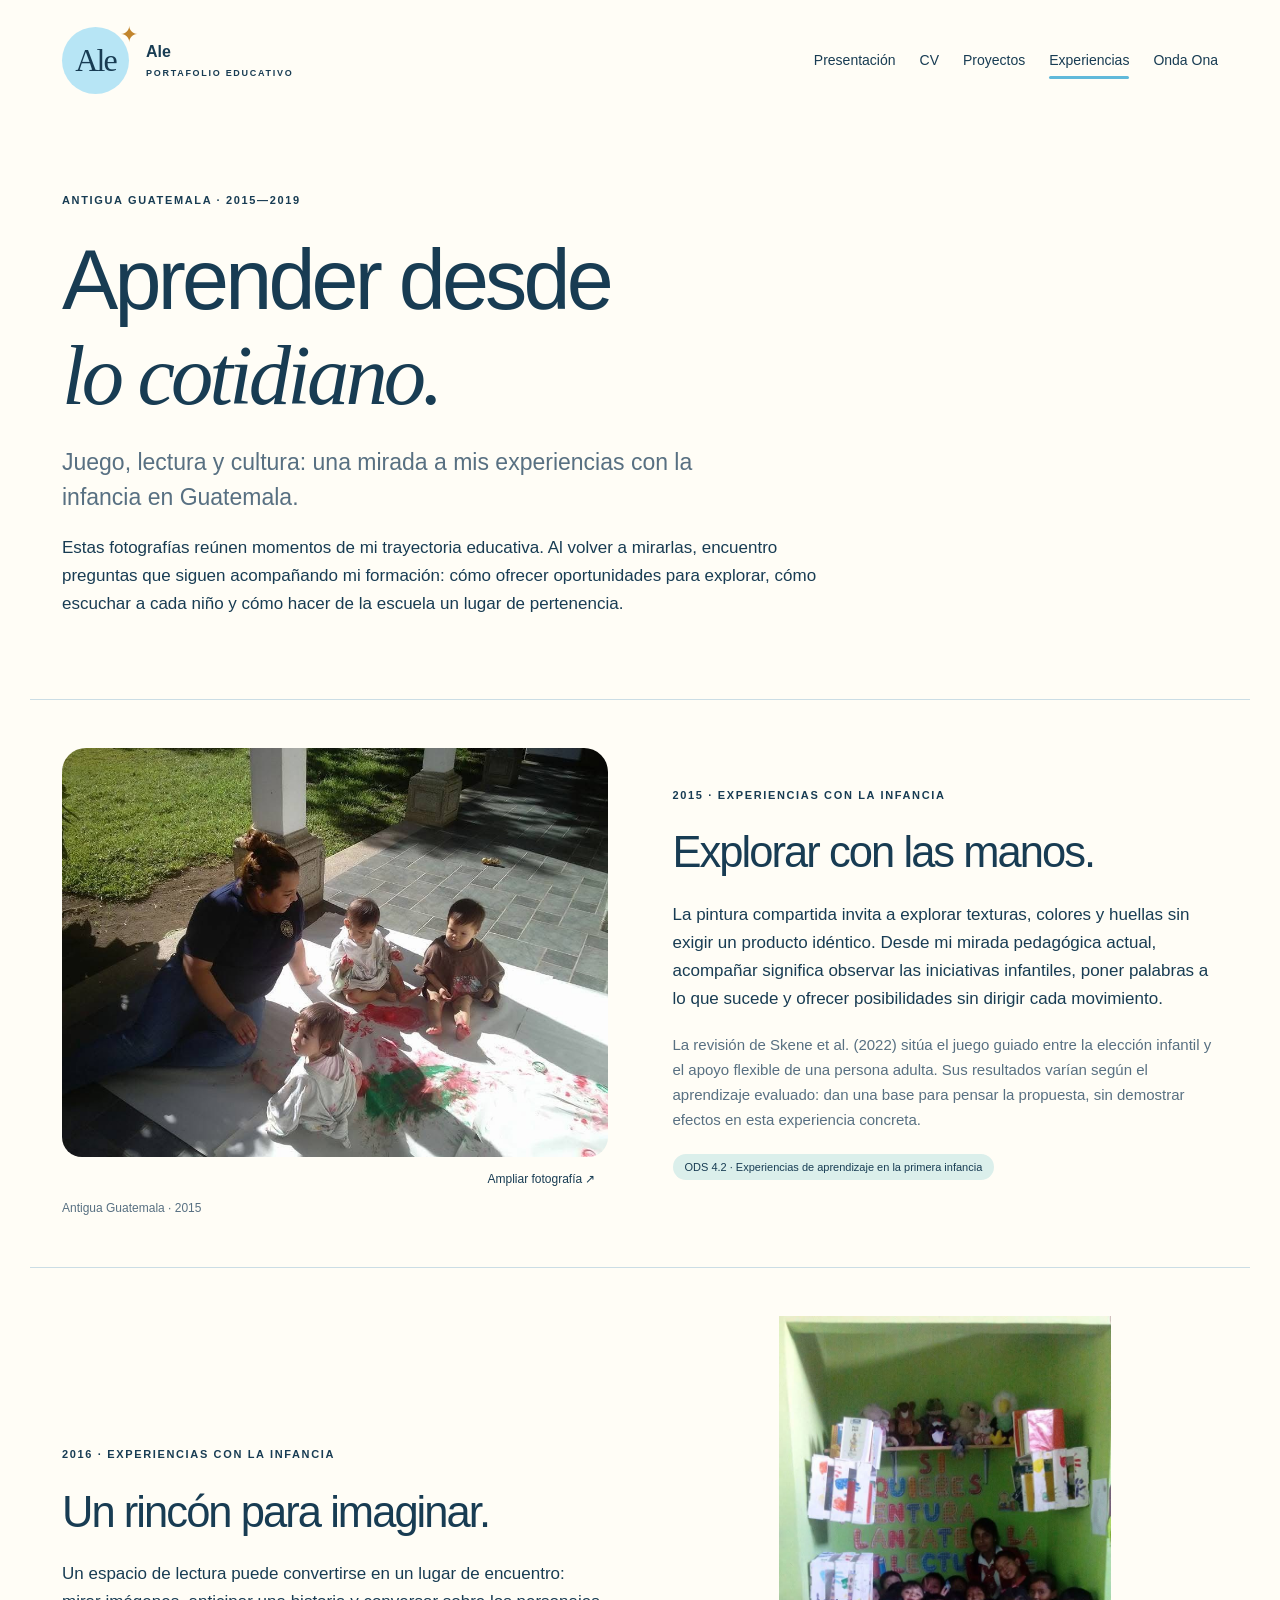
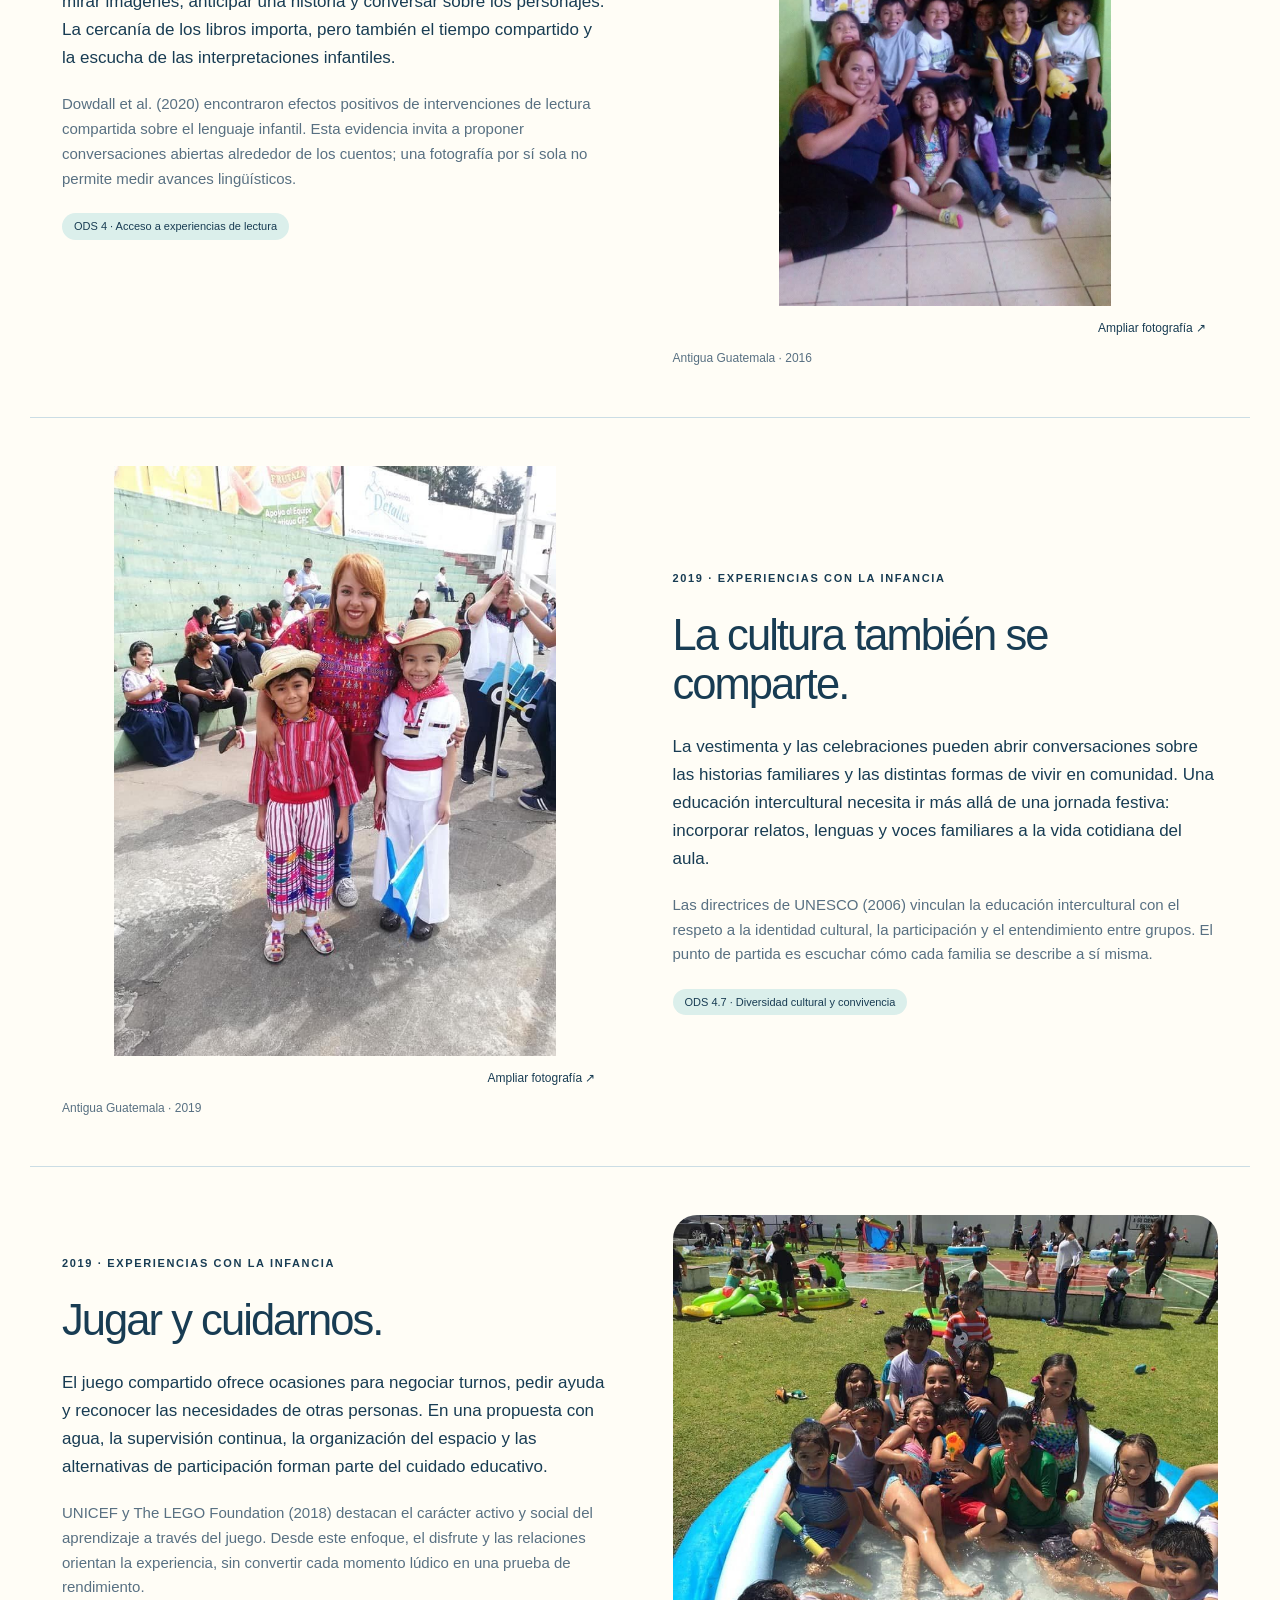
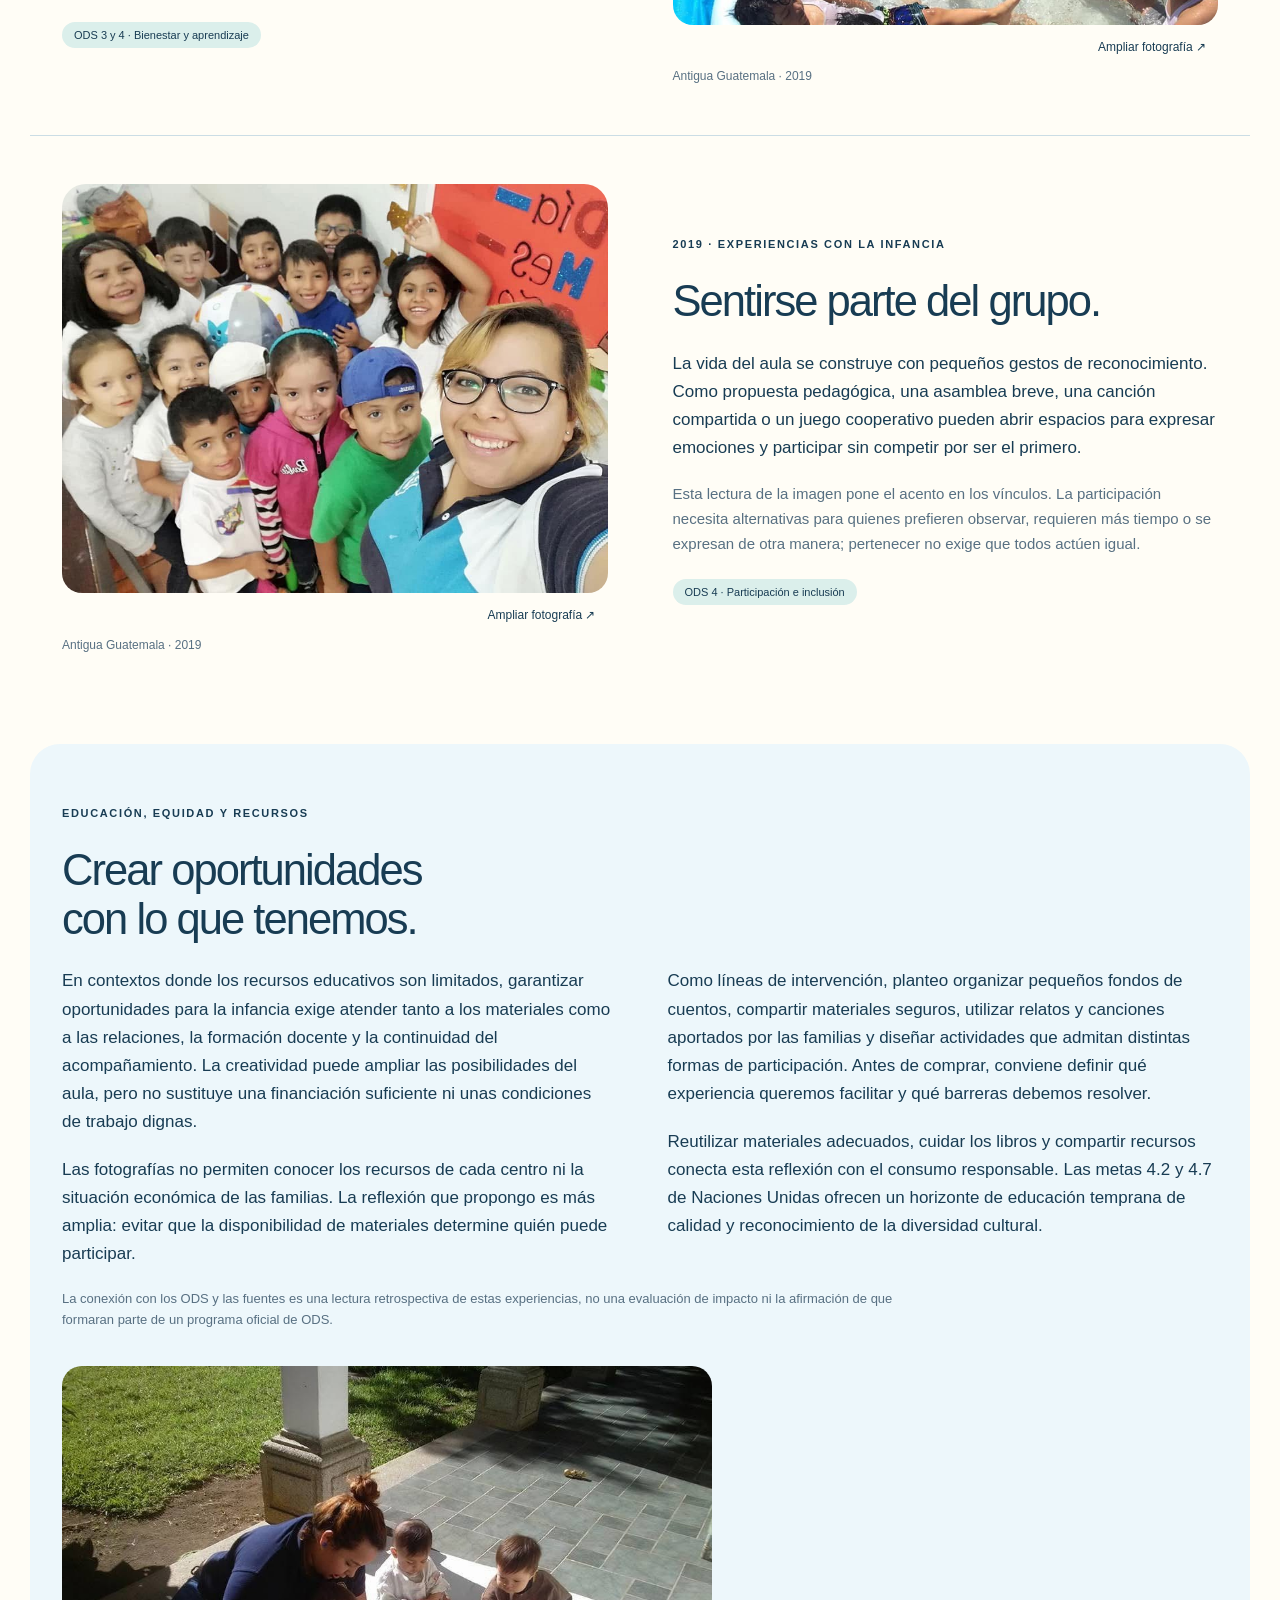
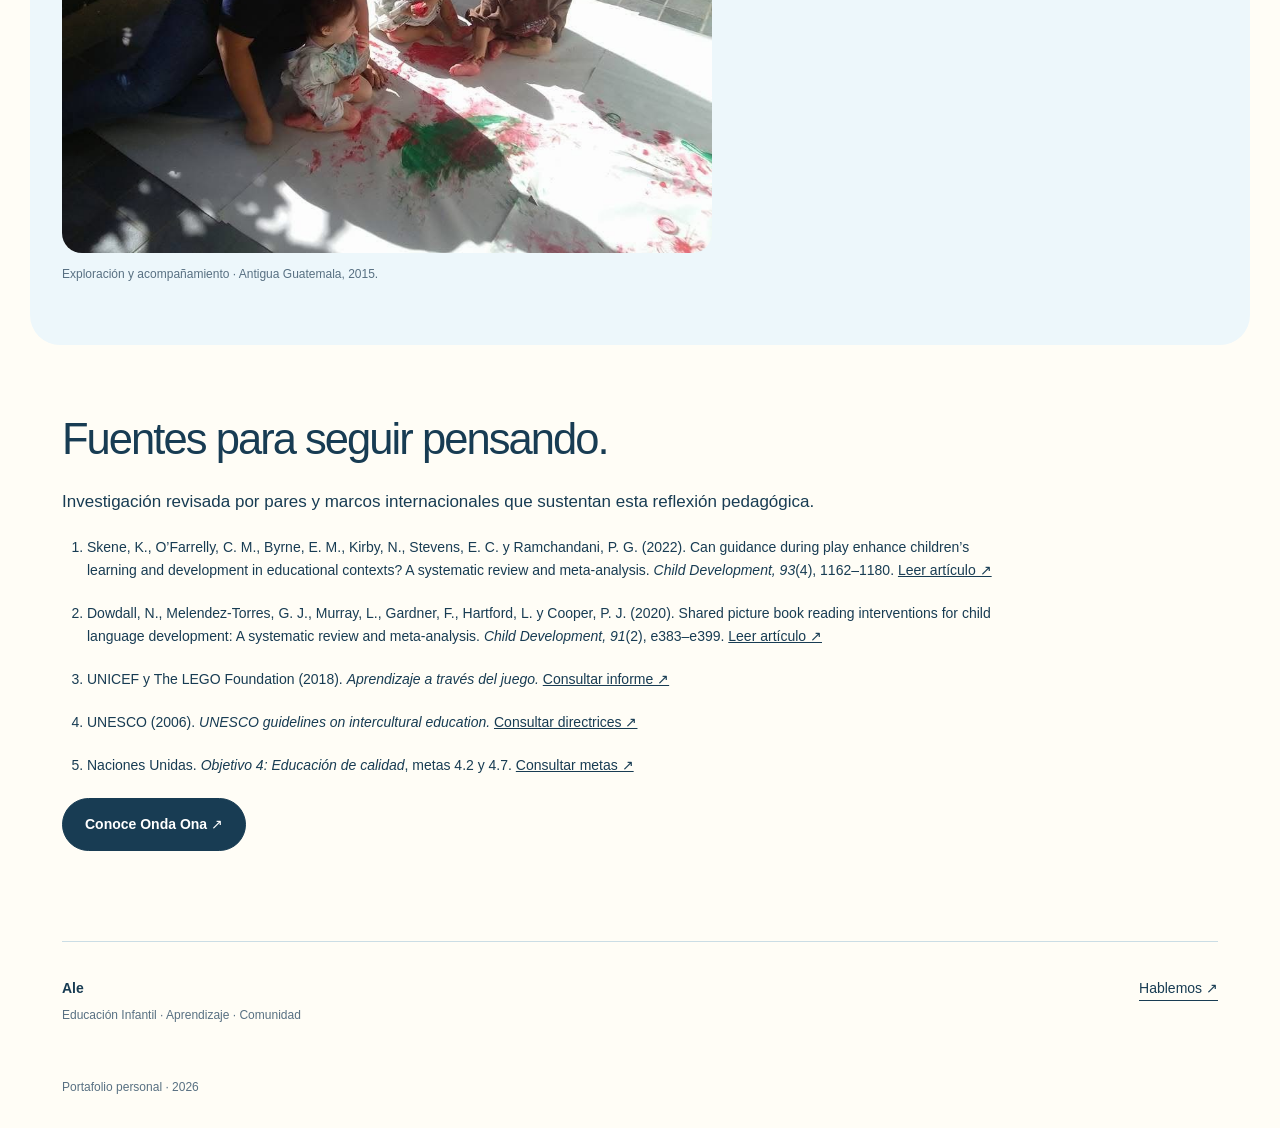
<file: experiencias.html>
<!doctype html><html lang="es"><head><meta charset="utf-8"><meta name="viewport" content="width=device-width,initial-scale=1"><title>Experiencias en Guatemala · Ale</title><meta name="description" content="Portafolio educativo de Ale, estudiante del Grado en Educación Infantil en UNIR."><meta name="theme-color" content="#b7e5f5"><link rel="icon" type="image/svg+xml" href="assets/favicon.svg"><link rel="stylesheet" href="assets/styles.css?v=20261110-infografias-2"><script src="assets/site.js" defer></script></head><body><a class="skip" href="#contenido">Saltar al contenido</a><header class="site-header"><a class="brand" href="index.html" aria-label="Ale, presentación"><span class="brand-symbol">Ale<span>✦</span></span><span>Ale<small>PORTAFOLIO EDUCATIVO</small></span></a><button class="menu-toggle" aria-expanded="false" aria-controls="menu">Menú <span>＋</span></button><nav id="menu" aria-label="Navegación principal"><a href="index.html" >Presentación</a><a href="cv.html" >CV</a><a href="proyectos.html" >Proyectos</a><a href="experiencias.html" aria-current="page">Experiencias</a><a href="onda-ona.html">Onda Ona</a></nav></header><main id="contenido"><section class="page-intro wrap"><span class="eyebrow">ANTIGUA GUATEMALA · 2015—2019</span><h1>Aprender desde<br><em>lo cotidiano.</em></h1><p class="intro-lead">Juego, lectura y cultura: una mirada a mis experiencias con la infancia en Guatemala.</p><p class="experience-intro">Estas fotografías reúnen momentos de mi trayectoria educativa. Al volver a mirarlas, encuentro preguntas que siguen acompañando mi formación: cómo ofrecer oportunidades para explorar, cómo escuchar a cada niño y cómo hacer de la escuela un lugar de pertenencia.</p></section><section class="experience-row wrap"><figure><button class="zoom-image" data-image="assets/pintura-2015.jpg" data-alt="María Alejandra acompaña a tres niños pequeños en una actividad de pintura al aire libre." aria-label="Ampliar fotografía: Explorar con las manos."><img src="assets/pintura-2015.jpg" alt="María Alejandra acompaña a tres niños pequeños en una actividad de pintura al aire libre." loading="lazy"><span>Ampliar fotografía ↗</span></button><figcaption>Antigua Guatemala · 2015</figcaption></figure><div><span class="eyebrow">2015 · EXPERIENCIAS CON LA INFANCIA</span><h2>Explorar con las manos.</h2><p>La pintura compartida invita a explorar texturas, colores y huellas sin exigir un producto idéntico. Desde mi mirada pedagógica actual, acompañar significa observar las iniciativas infantiles, poner palabras a lo que sucede y ofrecer posibilidades sin dirigir cada movimiento.</p><p class="experience-theory">La revisión de Skene et al. (2022) sitúa el juego guiado entre la elección infantil y el apoyo flexible de una persona adulta. Sus resultados varían según el aprendizaje evaluado: dan una base para pensar la propuesta, sin demostrar efectos en esta experiencia concreta.</p><span class="pill">ODS 4.2 · Experiencias de aprendizaje en la primera infancia</span></div></section><section class="experience-row wrap"><figure><button class="zoom-image" data-image="assets/lectura-2016.jpg" data-alt="María Alejandra y un grupo de niños en un rincón de lectura de paredes verdes." aria-label="Ampliar fotografía: Un rincón para imaginar."><img src="assets/lectura-2016.jpg" alt="María Alejandra y un grupo de niños en un rincón de lectura de paredes verdes." loading="lazy"><span>Ampliar fotografía ↗</span></button><figcaption>Antigua Guatemala · 2016</figcaption></figure><div><span class="eyebrow">2016 · EXPERIENCIAS CON LA INFANCIA</span><h2>Un rincón para imaginar.</h2><p>Un espacio de lectura puede convertirse en un lugar de encuentro: mirar imágenes, anticipar una historia y conversar sobre los personajes. La cercanía de los libros importa, pero también el tiempo compartido y la escucha de las interpretaciones infantiles.</p><p class="experience-theory">Dowdall et al. (2020) encontraron efectos positivos de intervenciones de lectura compartida sobre el lenguaje infantil. Esta evidencia invita a proponer conversaciones abiertas alrededor de los cuentos; una fotografía por sí sola no permite medir avances lingüísticos.</p><span class="pill">ODS 4 · Acceso a experiencias de lectura</span></div></section><section class="experience-row wrap"><figure><button class="zoom-image" data-image="assets/cultura-2019.jpg" data-alt="María Alejandra junto a dos niños con vestimenta tradicional en Antigua Guatemala." aria-label="Ampliar fotografía: La cultura también se comparte."><img src="assets/cultura-2019.jpg" alt="María Alejandra junto a dos niños con vestimenta tradicional en Antigua Guatemala." loading="lazy"><span>Ampliar fotografía ↗</span></button><figcaption>Antigua Guatemala · 2019</figcaption></figure><div><span class="eyebrow">2019 · EXPERIENCIAS CON LA INFANCIA</span><h2>La cultura también se comparte.</h2><p>La vestimenta y las celebraciones pueden abrir conversaciones sobre las historias familiares y las distintas formas de vivir en comunidad. Una educación intercultural necesita ir más allá de una jornada festiva: incorporar relatos, lenguas y voces familiares a la vida cotidiana del aula.</p><p class="experience-theory">Las directrices de UNESCO (2006) vinculan la educación intercultural con el respeto a la identidad cultural, la participación y el entendimiento entre grupos. El punto de partida es escuchar cómo cada familia se describe a sí misma.</p><span class="pill">ODS 4.7 · Diversidad cultural y convivencia</span></div></section><section class="experience-row wrap"><figure><button class="zoom-image" data-image="assets/juego-2019.jpg" data-alt="María Alejandra con un grupo de niños durante una jornada de juego en una piscina infantil." aria-label="Ampliar fotografía: Jugar y cuidarnos."><img src="assets/juego-2019.jpg" alt="María Alejandra con un grupo de niños durante una jornada de juego en una piscina infantil." loading="lazy"><span>Ampliar fotografía ↗</span></button><figcaption>Antigua Guatemala · 2019</figcaption></figure><div><span class="eyebrow">2019 · EXPERIENCIAS CON LA INFANCIA</span><h2>Jugar y cuidarnos.</h2><p>El juego compartido ofrece ocasiones para negociar turnos, pedir ayuda y reconocer las necesidades de otras personas. En una propuesta con agua, la supervisión continua, la organización del espacio y las alternativas de participación forman parte del cuidado educativo.</p><p class="experience-theory">UNICEF y The LEGO Foundation (2018) destacan el carácter activo y social del aprendizaje a través del juego. Desde este enfoque, el disfrute y las relaciones orientan la experiencia, sin convertir cada momento lúdico en una prueba de rendimiento.</p><span class="pill">ODS 3 y 4 · Bienestar y aprendizaje</span></div></section><section class="experience-row wrap"><figure><button class="zoom-image" data-image="assets/aula-2019.jpg" data-alt="María Alejandra con gafas, junto a un grupo de niños en el aula." aria-label="Ampliar fotografía: Sentirse parte del grupo."><img src="assets/aula-2019.jpg" alt="María Alejandra con gafas, junto a un grupo de niños en el aula." loading="lazy"><span>Ampliar fotografía ↗</span></button><figcaption>Antigua Guatemala · 2019</figcaption></figure><div><span class="eyebrow">2019 · EXPERIENCIAS CON LA INFANCIA</span><h2>Sentirse parte del grupo.</h2><p>La vida del aula se construye con pequeños gestos de reconocimiento. Como propuesta pedagógica, una asamblea breve, una canción compartida o un juego cooperativo pueden abrir espacios para expresar emociones y participar sin competir por ser el primero.</p><p class="experience-theory">Esta lectura de la imagen pone el acento en los vínculos. La participación necesita alternativas para quienes prefieren observar, requieren más tiempo o se expresan de otra manera; pertenecer no exige que todos actúen igual.</p><span class="pill">ODS 4 · Participación e inclusión</span></div></section><section class="resource-reflection wrap"><span class="eyebrow">EDUCACIÓN, EQUIDAD Y RECURSOS</span><h2>Crear oportunidades<br>con lo que tenemos.</h2><div class="resource-columns"><div><p>En contextos donde los recursos educativos son limitados, garantizar oportunidades para la infancia exige atender tanto a los materiales como a las relaciones, la formación docente y la continuidad del acompañamiento. La creatividad puede ampliar las posibilidades del aula, pero no sustituye una financiación suficiente ni unas condiciones de trabajo dignas.</p><p>Las fotografías no permiten conocer los recursos de cada centro ni la situación económica de las familias. La reflexión que propongo es más amplia: evitar que la disponibilidad de materiales determine quién puede participar.</p></div><div><p>Como líneas de intervención, planteo organizar pequeños fondos de cuentos, compartir materiales seguros, utilizar relatos y canciones aportados por las familias y diseñar actividades que admitan distintas formas de participación. Antes de comprar, conviene definir qué experiencia queremos facilitar y qué barreras debemos resolver.</p><p>Reutilizar materiales adecuados, cuidar los libros y compartir recursos conecta esta reflexión con el consumo responsable. Las metas 4.2 y 4.7 de Naciones Unidas ofrecen un horizonte de educación temprana de calidad y reconocimiento de la diversidad cultural.</p></div></div><p class="onda-ona-small">La conexión con los ODS y las fuentes es una lectura retrospectiva de estas experiencias, no una evaluación de impacto ni la afirmación de que formaran parte de un programa oficial de ODS.</p><figure class="experience-extra"><img src="assets/pintura-2015-b.jpg" alt="Otro momento de exploración con pintura y tres niños pequeños, Antigua Guatemala, 2015" loading="lazy"><figcaption>Exploración y acompañamiento · Antigua Guatemala, 2015.</figcaption></figure></section><section class="wrap experience-sources"><h2>Fuentes para seguir pensando.</h2><p>Investigación revisada por pares y marcos internacionales que sustentan esta reflexión pedagógica.</p><ol><li>Skene, K., O’Farrelly, C. M., Byrne, E. M., Kirby, N., Stevens, E. C. y Ramchandani, P. G. (2022). Can guidance during play enhance children’s learning and development in educational contexts? A systematic review and meta-analysis. <em>Child Development, 93</em>(4), 1162–1180. <a href="https://doi.org/10.1111/cdev.13730">Leer artículo ↗</a></li><li>Dowdall, N., Melendez-Torres, G. J., Murray, L., Gardner, F., Hartford, L. y Cooper, P. J. (2020). Shared picture book reading interventions for child language development: A systematic review and meta-analysis. <em>Child Development, 91</em>(2), e383–e399. <a href="https://doi.org/10.1111/cdev.13225">Leer artículo ↗</a></li><li>UNICEF y The LEGO Foundation (2018). <em>Aprendizaje a través del juego.</em> <a href="https://www.unicef.org/peru/informes/aprendizaje-atraves-del-juego">Consultar informe ↗</a></li><li>UNESCO (2006). <em>UNESCO guidelines on intercultural education.</em> <a href="https://unesdoc.unesco.org/ark:/48223/pf0000147878">Consultar directrices ↗</a></li><li>Naciones Unidas. <em>Objetivo 4: Educación de calidad</em>, metas 4.2 y 4.7. <a href="https://sdgs.un.org/goals/goal4">Consultar metas ↗</a></li></ol><a class="button" href="onda-ona.html">Conoce Onda Ona ↗</a></section><dialog class="image-dialog"><button class="close-dialog">Cerrar ×</button><img src="assets/lectura-2016.jpg" alt=""></dialog></main><footer class="site-footer"><div><a class="footer-name" href="index.html">Ale</a><p>Educación Infantil · Aprendizaje · Comunidad</p></div><a href="mailto:marialechaconrodriguez27@gmail.com">Hablemos <span aria-hidden="true">↗</span></a><p class="footer-note">Portafolio personal · 2026</p></footer></body></html>
</file>
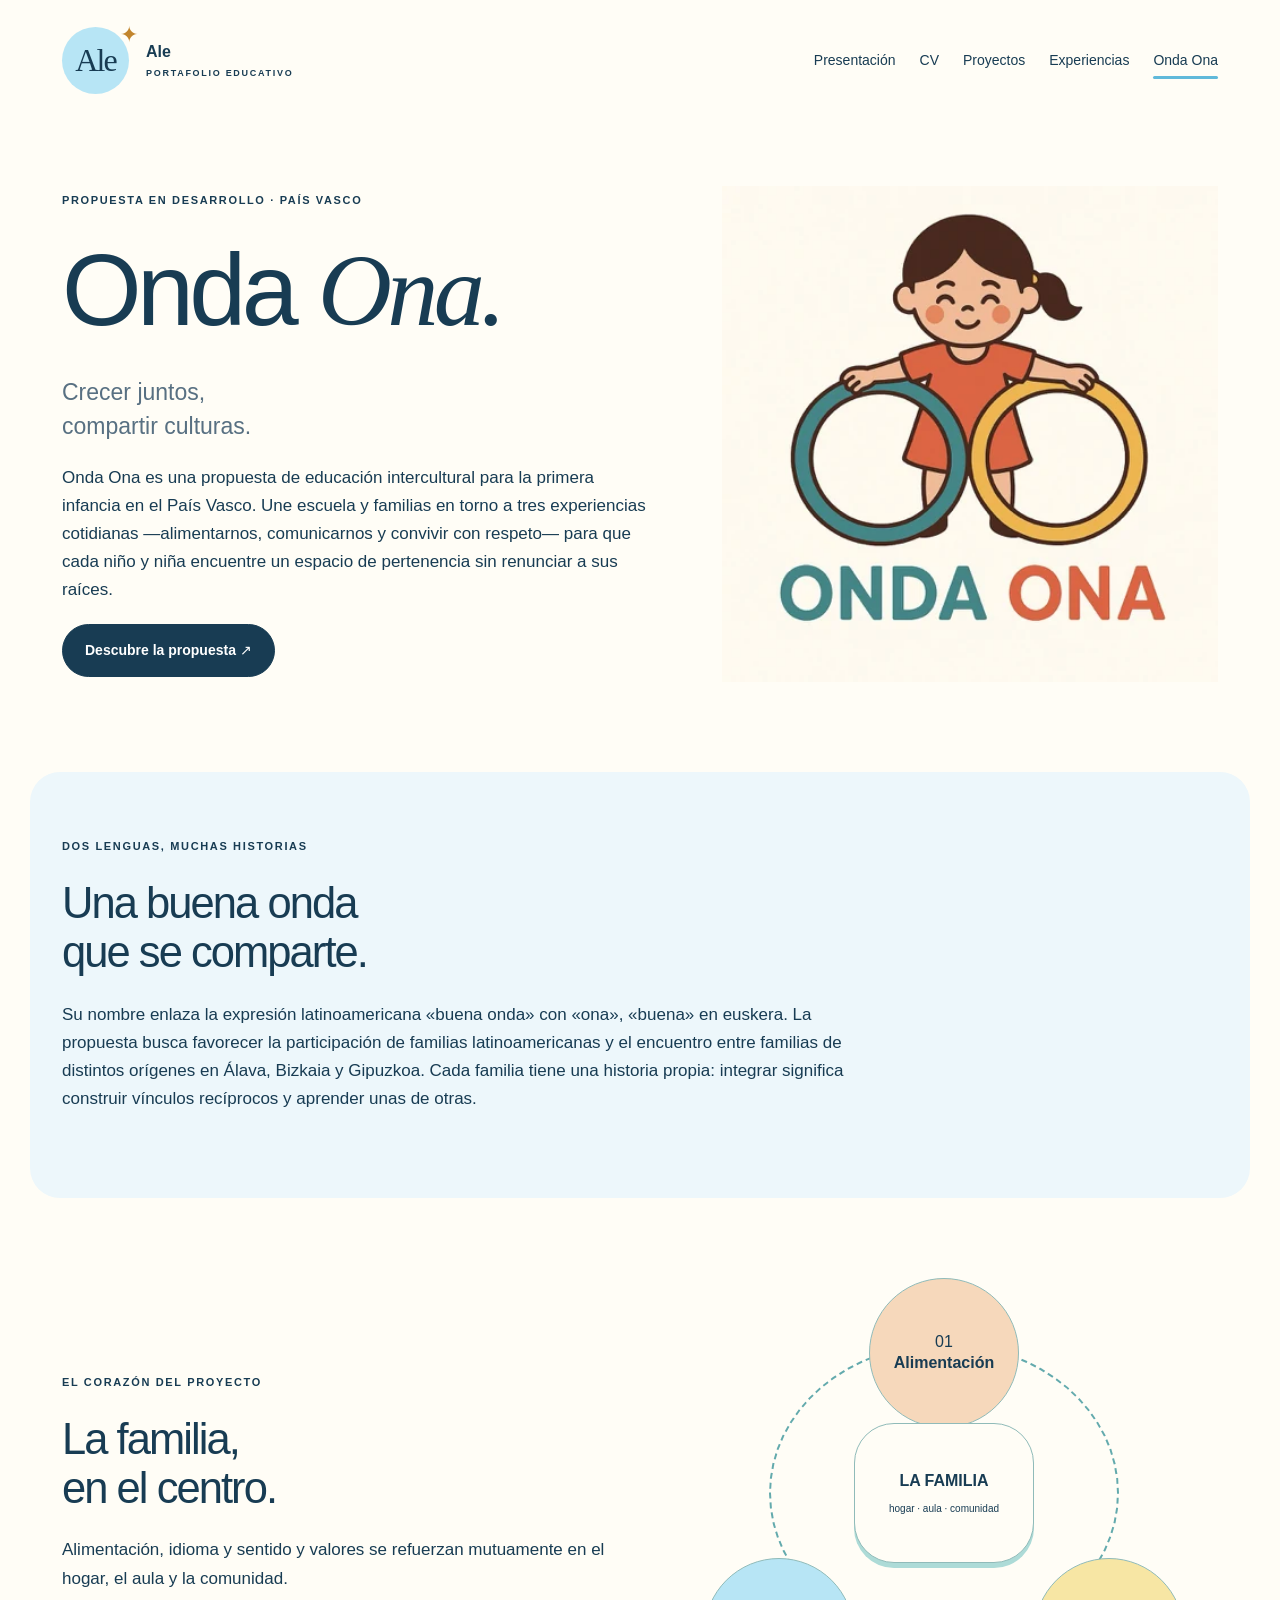
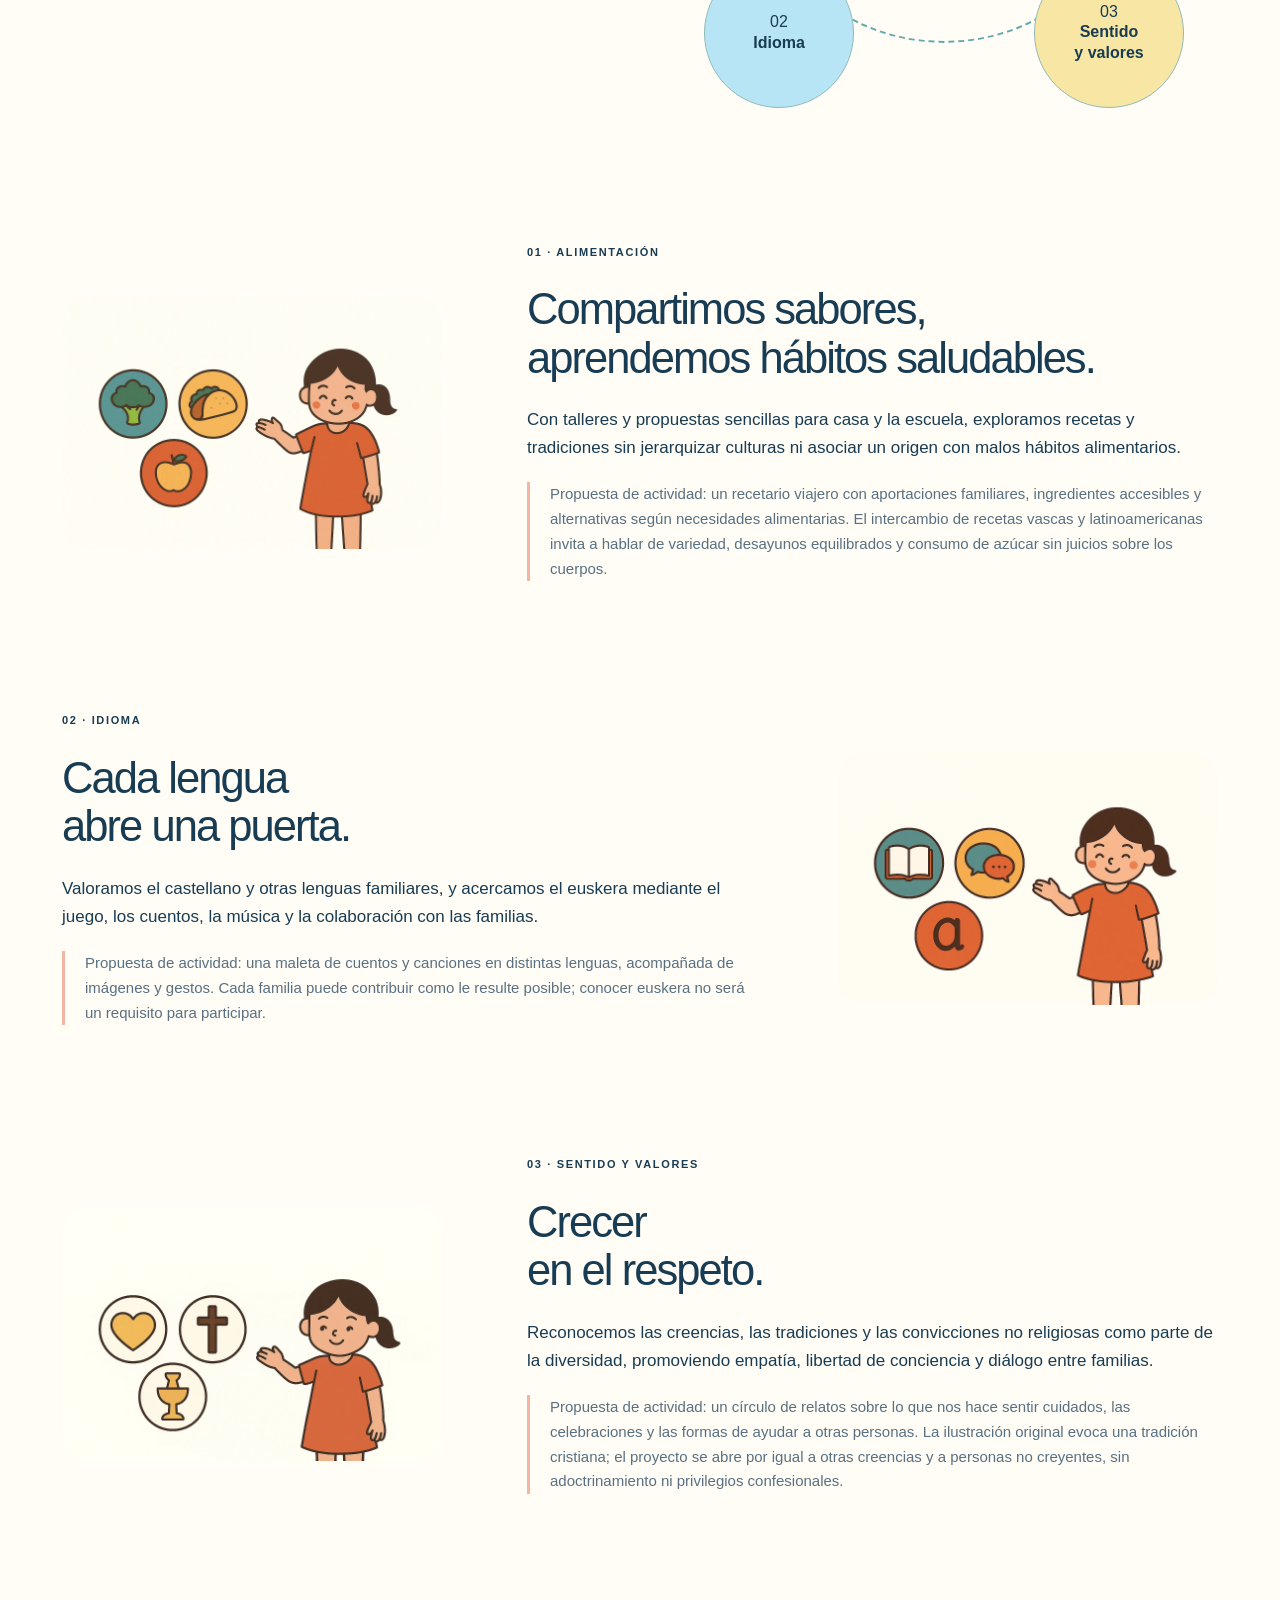
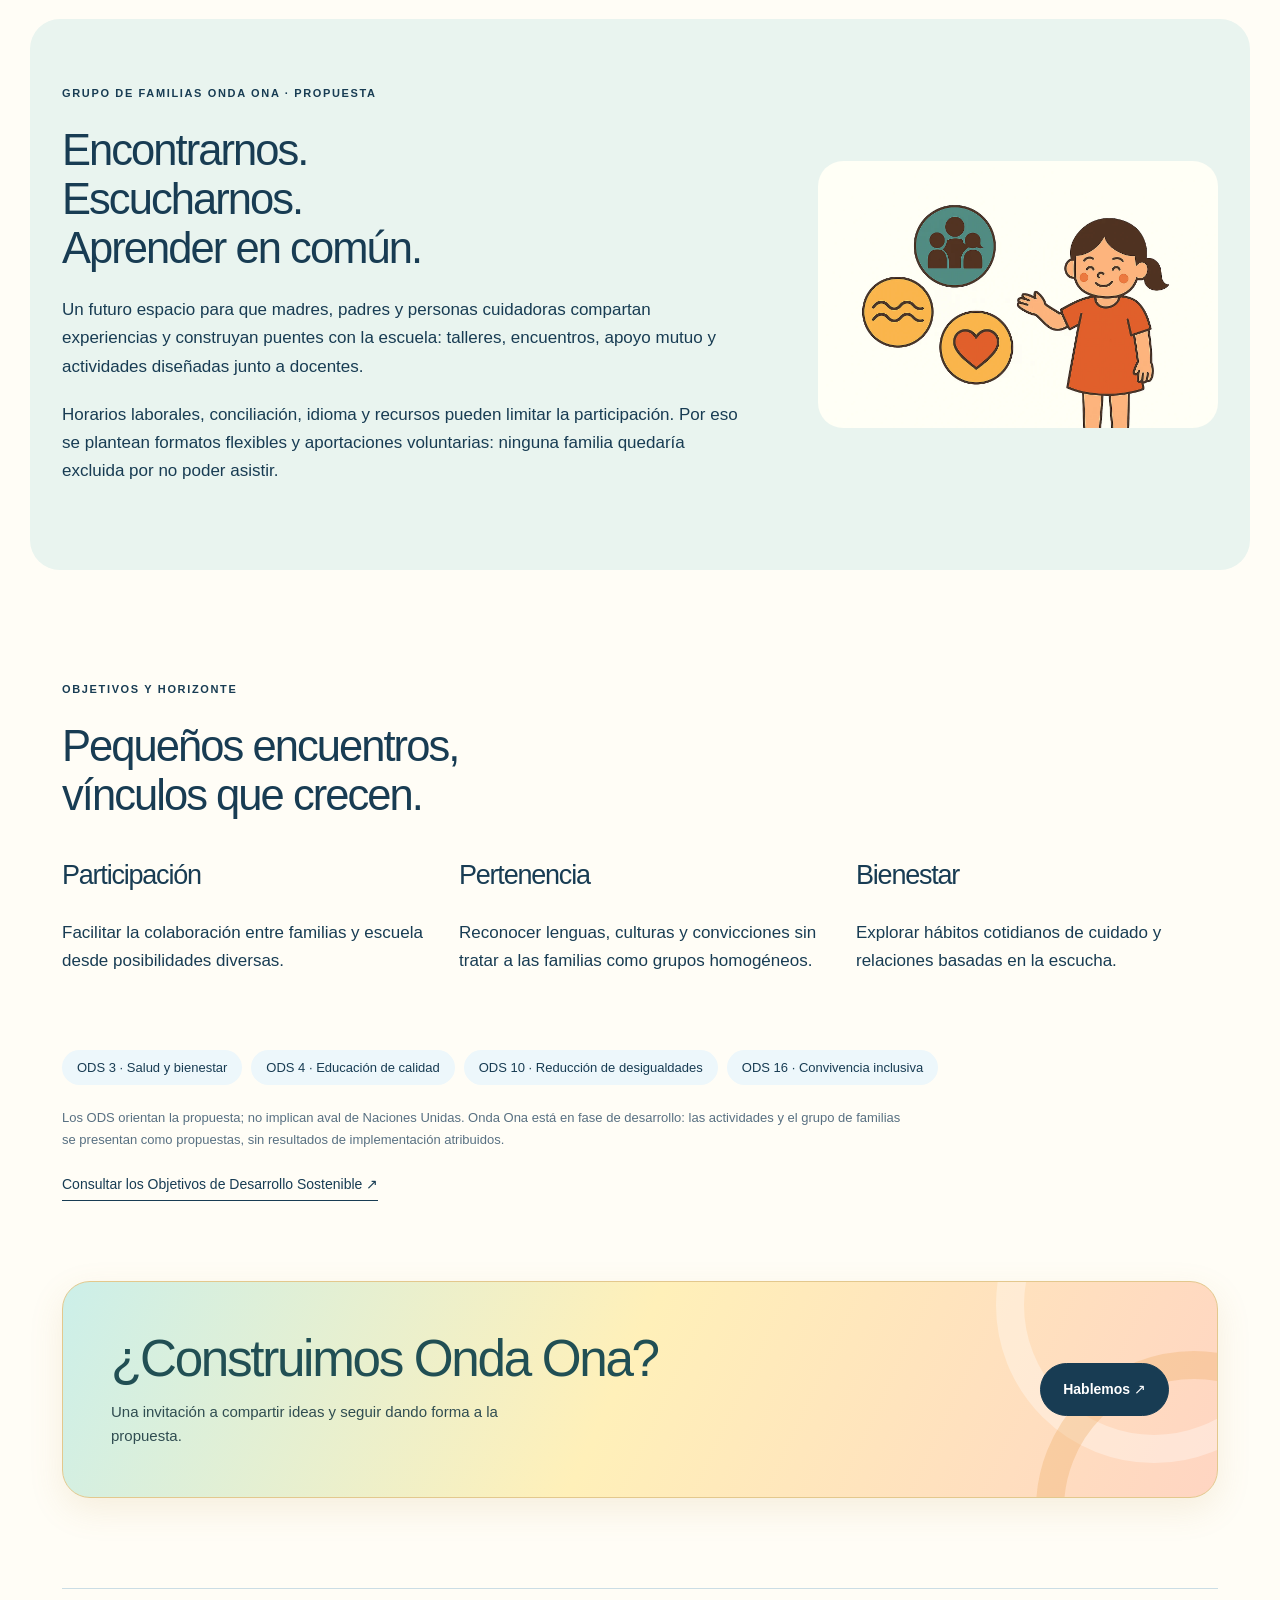
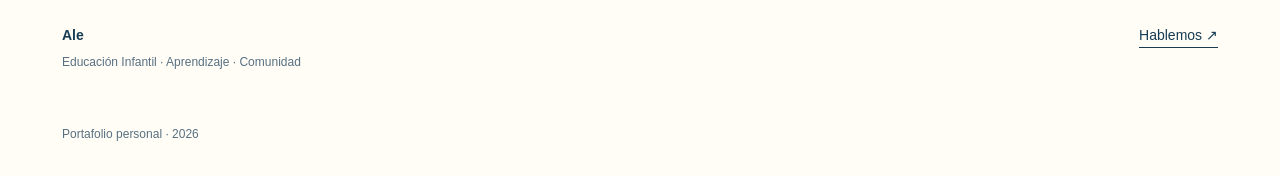
<file: onda-ona.html>
<!doctype html><html lang="es"><head><meta charset="utf-8"><meta name="viewport" content="width=device-width,initial-scale=1"><title>Onda Ona · Ale</title><meta name="description" content="Portafolio educativo de Ale, estudiante del Grado en Educación Infantil en UNIR."><meta name="theme-color" content="#b7e5f5"><link rel="icon" type="image/svg+xml" href="assets/favicon.svg"><link rel="stylesheet" href="assets/styles.css?v=20261110-infografias-2"><script src="assets/site.js" defer></script></head><body><a class="skip" href="#contenido">Saltar al contenido</a><header class="site-header"><a class="brand" href="index.html" aria-label="Ale, presentación"><span class="brand-symbol">Ale<span>✦</span></span><span>Ale<small>PORTAFOLIO EDUCATIVO</small></span></a><button class="menu-toggle" aria-expanded="false" aria-controls="menu">Menú <span>＋</span></button><nav id="menu" aria-label="Navegación principal"><a href="index.html" >Presentación</a><a href="cv.html" >CV</a><a href="proyectos.html" >Proyectos</a><a href="experiencias.html">Experiencias</a><a href="onda-ona.html" aria-current="page">Onda Ona</a></nav></header><main id="contenido"><section class="onda-ona-hero wrap"><div><span class="eyebrow">PROPUESTA EN DESARROLLO · PAÍS VASCO</span><h1>Onda <em>Ona.</em></h1><p class="intro-lead">Crecer juntos,<br>compartir culturas.</p><p>Onda Ona es una propuesta de educación intercultural para la primera infancia en el País Vasco. Une escuela y familias en torno a tres experiencias cotidianas —alimentarnos, comunicarnos y convivir con respeto— para que cada niño y niña encuentre un espacio de pertenencia sin renunciar a sus raíces.</p><a class="button" href="#modelo">Descubre la propuesta ↗</a></div><img style="border-radius:0;padding:0;object-fit:contain;clip-path:none;mask:none;height:auto" src="assets/onda-ona/logo_onda_ona_original.webp" alt="Logo de Onda Ona: una niña sonriente con dos aros que representan las letras O"></section>
<section class="onda-ona-intro wrap"><span class="eyebrow">DOS LENGUAS, MUCHAS HISTORIAS</span><h2>Una buena onda<br>que se comparte.</h2><p>Su nombre enlaza la expresión latinoamericana «buena onda» con «ona», «buena» en euskera. La propuesta busca favorecer la participación de familias latinoamericanas y el encuentro entre familias de distintos orígenes en Álava, Bizkaia y Gipuzkoa. Cada familia tiene una historia propia: integrar significa construir vínculos recíprocos y aprender unas de otras.</p></section>
<section id="modelo" class="onda-ona-model wrap"><div><span class="eyebrow">EL CORAZÓN DEL PROYECTO</span><h2>La familia,<br>en el centro.</h2><p>Alimentación, idioma y sentido y valores se refuerzan mutuamente en el hogar, el aula y la comunidad.</p></div><div class="onda-ona-orbit" aria-label="Modelo: la familia en el centro, conectada con alimentación, idioma y sentido y valores"><a href="#alimentacion" class="onda-ona-node onda-ona-top">01<br><strong>Alimentación</strong></a><span class="onda-ona-center">LA FAMILIA<small>hogar · aula · comunidad</small></span><a href="#idioma" class="onda-ona-node onda-ona-left">02<br><strong>Idioma</strong></a><a href="#valores" class="onda-ona-node onda-ona-right">03<br><strong>Sentido<br>y valores</strong></a></div></section><section id="alimentacion" class="onda-ona-pillar wrap"><img src="assets/onda-ona/pilar_alimentacion.webp" alt="Ilustración de una niña con brócoli, un taco y una manzana" loading="lazy"><div><span class="eyebrow">01 · ALIMENTACIÓN</span><h2>Compartimos sabores,<br>aprendemos hábitos saludables.</h2><p>Con talleres y propuestas sencillas para casa y la escuela, exploramos recetas y tradiciones sin jerarquizar culturas ni asociar un origen con malos hábitos alimentarios.</p><p class="onda-ona-proposal">Propuesta de actividad: un recetario viajero con aportaciones familiares, ingredientes accesibles y alternativas según necesidades alimentarias. El intercambio de recetas vascas y latinoamericanas invita a hablar de variedad, desayunos equilibrados y consumo de azúcar sin juicios sobre los cuerpos.</p></div></section><section id="idioma" class="onda-ona-pillar wrap"><img src="assets/onda-ona/pilar_idioma.webp" alt="Ilustración de una niña con un libro y símbolos del lenguaje" loading="lazy"><div><span class="eyebrow">02 · IDIOMA</span><h2>Cada lengua<br>abre una puerta.</h2><p>Valoramos el castellano y otras lenguas familiares, y acercamos el euskera mediante el juego, los cuentos, la música y la colaboración con las familias.</p><p class="onda-ona-proposal">Propuesta de actividad: una maleta de cuentos y canciones en distintas lenguas, acompañada de imágenes y gestos. Cada familia puede contribuir como le resulte posible; conocer euskera no será un requisito para participar.</p></div></section><section id="valores" class="onda-ona-pillar wrap"><img src="assets/onda-ona/pilar_sentido_valores.webp" alt="Ilustración original de sentido y valores, con símbolos de tradición cristiana" loading="lazy"><div><span class="eyebrow">03 · SENTIDO Y VALORES</span><h2>Crecer<br>en el respeto.</h2><p>Reconocemos las creencias, las tradiciones y las convicciones no religiosas como parte de la diversidad, promoviendo empatía, libertad de conciencia y diálogo entre familias.</p><p class="onda-ona-proposal">Propuesta de actividad: un círculo de relatos sobre lo que nos hace sentir cuidados, las celebraciones y las formas de ayudar a otras personas. La ilustración original evoca una tradición cristiana; el proyecto se abre por igual a otras creencias y a personas no creyentes, sin adoctrinamiento ni privilegios confesionales.</p></div></section><section class="onda-ona-families wrap"><div><span class="eyebrow">GRUPO DE FAMILIAS ONDA ONA · PROPUESTA</span><h2>Encontrarnos.<br>Escucharnos.<br>Aprender en común.</h2><p>Un futuro espacio para que madres, padres y personas cuidadoras compartan experiencias y construyan puentes con la escuela: talleres, encuentros, apoyo mutuo y actividades diseñadas junto a docentes.</p><p>Horarios laborales, conciliación, idioma y recursos pueden limitar la participación. Por eso se plantean formatos flexibles y aportaciones voluntarias: ninguna familia quedaría excluida por no poder asistir.</p></div><img src="assets/onda-ona/grupo_familias.webp" alt="Ilustración de Onda Ona con símbolos de familia, ondas y corazón" loading="lazy"></section><section class="onda-ona-goals wrap"><span class="eyebrow">OBJETIVOS Y HORIZONTE</span><h2>Pequeños encuentros,<br>vínculos que crecen.</h2><div class="learning-overview"><div><h3>Participación</h3><p>Facilitar la colaboración entre familias y escuela desde posibilidades diversas.</p></div><div><h3>Pertenencia</h3><p>Reconocer lenguas, culturas y convicciones sin tratar a las familias como grupos homogéneos.</p></div><div><h3>Bienestar</h3><p>Explorar hábitos cotidianos de cuidado y relaciones basadas en la escucha.</p></div></div><div class="pill-list"><span>ODS 3 · Salud y bienestar</span><span>ODS 4 · Educación de calidad</span><span>ODS 10 · Reducción de desigualdades</span><span>ODS 16 · Convivencia inclusiva</span></div><p class="onda-ona-small">Los ODS orientan la propuesta; no implican aval de Naciones Unidas. Onda Ona está en fase de desarrollo: las actividades y el grupo de familias se presentan como propuestas, sin resultados de implementación atribuidos.</p><a class="text-link" href="https://sdgs.un.org/goals">Consultar los Objetivos de Desarrollo Sostenible ↗</a></section><section class="onda-banner wrap"><div><h2>¿Construimos Onda Ona?</h2><p>Una invitación a compartir ideas y seguir dando forma a la propuesta.</p></div><a class="button" href="mailto:marialechaconrodriguez27@gmail.com">Hablemos ↗</a></section></main><footer class="site-footer"><div><a class="footer-name" href="index.html">Ale</a><p>Educación Infantil · Aprendizaje · Comunidad</p></div><a href="mailto:marialechaconrodriguez27@gmail.com">Hablemos <span aria-hidden="true">↗</span></a><p class="footer-note">Portafolio personal · 2026</p></footer></body></html>
</file>
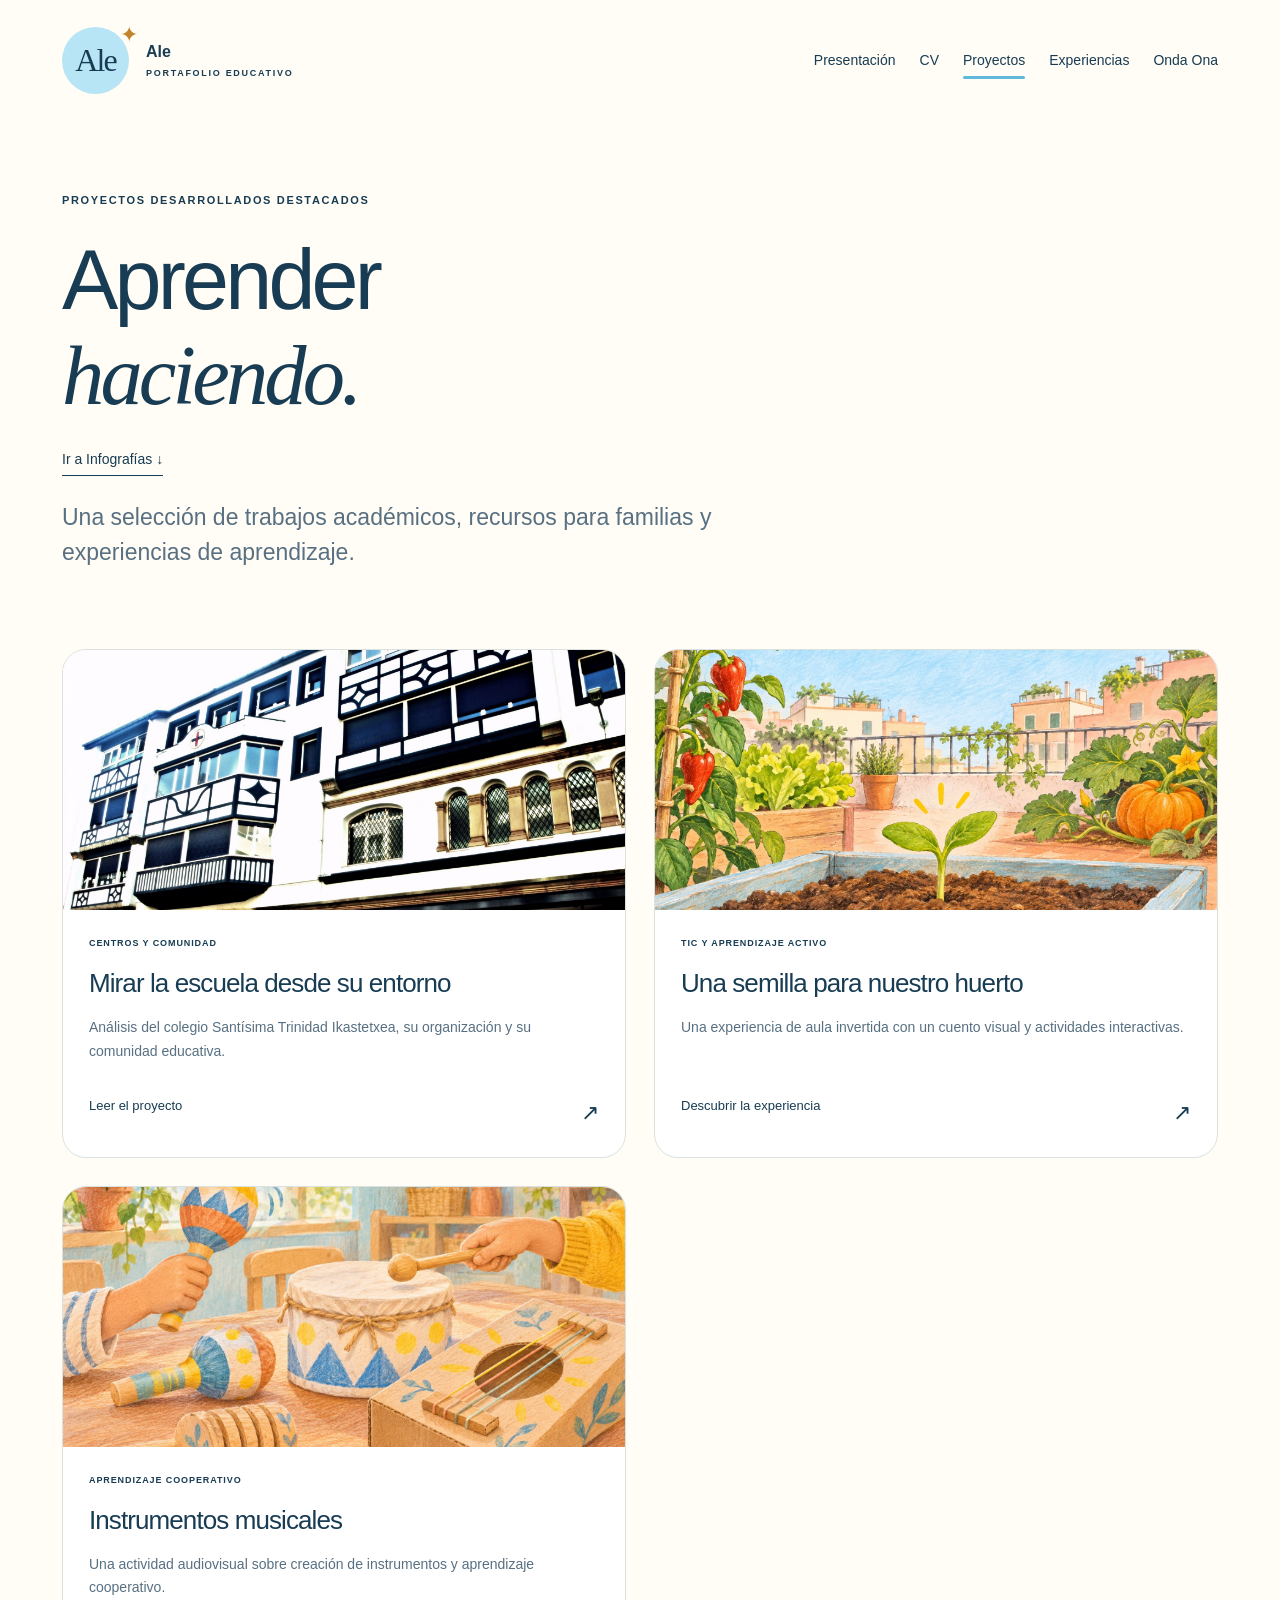
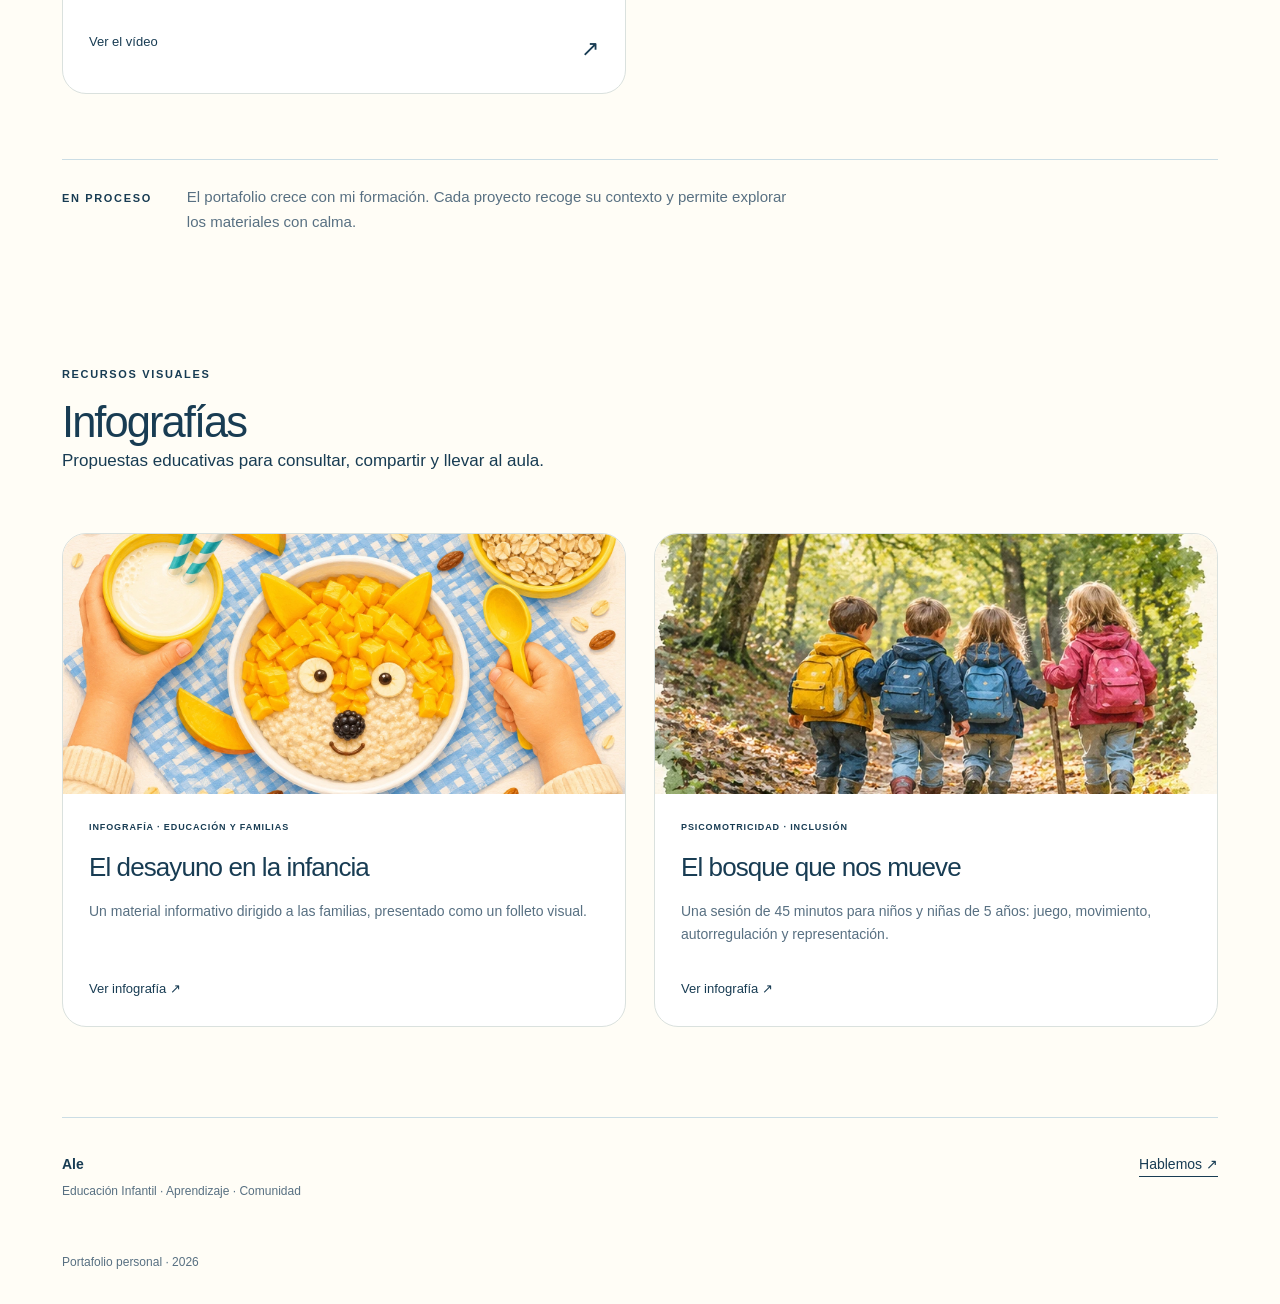
<file: proyectos.html>
<!doctype html><html lang="es"><head><meta charset="utf-8"><meta name="viewport" content="width=device-width,initial-scale=1"><title>Proyectos · Ale</title><meta name="description" content="Portafolio educativo de Ale, estudiante del Grado en Educación Infantil en UNIR."><meta name="theme-color" content="#b7e5f5"><link rel="icon" type="image/svg+xml" href="assets/favicon.svg"><link rel="stylesheet" href="assets/styles.css?v=20261110-infografias-2"><script src="assets/site.js" defer></script></head><body><a class="skip" href="#contenido">Saltar al contenido</a><header class="site-header"><a class="brand" href="index.html" aria-label="Ale, presentación"><span class="brand-symbol">Ale<span>✦</span></span><span>Ale<small>PORTAFOLIO EDUCATIVO</small></span></a><button class="menu-toggle" aria-expanded="false" aria-controls="menu">Menú <span>＋</span></button><nav id="menu" aria-label="Navegación principal"><a href="index.html" >Presentación</a><a href="cv.html" >CV</a><a href="proyectos.html" aria-current="page">Proyectos</a><a href="experiencias.html">Experiencias</a><a href="onda-ona.html" >Onda Ona</a></nav></header><main id="contenido"><section class="page-intro wrap"><span class="eyebrow">PROYECTOS DESARROLLADOS DESTACADOS</span><h1>Aprender<br><em>haciendo.</em></h1><a class="text-link" href="#infografias">Ir a Infografías ↓</a><p class="intro-lead" style="margin-top:24px">Una selección de trabajos académicos, recursos para familias y experiencias de aprendizaje.</p></section><section class="wrap projects-page"><div class="project-grid"><a class="project-card blue-card" href="proyectos/colegio-trinitarias.html"><div class="card-image"><img src="assets/colegio-trinitarias.jpg" alt="Fachada del colegio Santísima Trinidad de Algorta" loading="lazy"></div><div class="card-body"><span class="tag">CENTROS Y COMUNIDAD</span><h3>Mirar la escuela desde su entorno</h3><p>Análisis del colegio Santísima Trinidad Ikastetxea, su organización y su comunidad educativa.</p><span class="card-link">Leer el proyecto <span>↗</span></span></div></a><a class="project-card yellow-card" href="proyectos/aula-invertida.html"><div class="card-image seed-cover"><img src="assets/huerto-ilustrado.webp" alt="Ilustración de una lenteja para el proyecto del huerto" loading="lazy"></div><div class="card-body"><span class="tag">TIC Y APRENDIZAJE ACTIVO</span><h3>Una semilla para nuestro huerto</h3><p>Una experiencia de aula invertida con un cuento visual y actividades interactivas.</p><span class="card-link">Descubrir la experiencia <span>↗</span></span></div></a><a class="project-card music-card" href="proyectos/instrumentos-musicales.html"><div class="card-image"><img src="assets/musica-ilustrada.webp" alt="Manos infantiles exploran maracas, un tambor y una guitarra de cartón" loading="lazy"></div><div class="card-body"><span class="tag">APRENDIZAJE COOPERATIVO</span><h3>Instrumentos musicales</h3><p>Una actividad audiovisual sobre creación de instrumentos y aprendizaje cooperativo.</p><span class="card-link">Ver el vídeo <span>↗</span></span></div></a></div><div class="editorial-note"><span>EN PROCESO</span><p>El portafolio crece con mi formación. Cada proyecto recoge su contexto y permite explorar los materiales con calma.</p></div></section><section id="infografias" class="wrap infographics-section"><div class="section-heading"><div><span class="eyebrow">RECURSOS VISUALES</span><h2>Infografías</h2><p>Propuestas educativas para consultar, compartir y llevar al aula.</p></div></div><div class="project-grid"><a class="project-card peach-card" href="proyectos/desayuno-infantil.html"><div class="card-image"><img src="assets/desayuno-zorrito.webp" alt="Ilustración de un desayuno con avena y mango en forma de zorrito, leche y una cuchara amarilla" loading="lazy"></div><div class="card-body"><span class="tag">INFOGRAFÍA · EDUCACIÓN Y FAMILIAS</span><h3>El desayuno en la infancia</h3><p>Un material informativo dirigido a las familias, presentado como un folleto visual.</p><span class="card-link">Ver infografía ↗</span></div></a><a class="project-card blue-card" href="proyectos/el-bosque-que-nos-mueve.html"><div class="card-image"><img src="assets/bosque-solo-ilustracion.webp" alt="Ilustración de El bosque que nos mueve" loading="lazy"></div><div class="card-body"><span class="tag">PSICOMOTRICIDAD · INCLUSIÓN</span><h3>El bosque que nos mueve</h3><p>Una sesión de 45 minutos para niños y niñas de 5 años: juego, movimiento, autorregulación y representación.</p><span class="card-link">Ver infografía ↗</span></div></a></div></section></main><footer class="site-footer"><div><a class="footer-name" href="index.html">Ale</a><p>Educación Infantil · Aprendizaje · Comunidad</p></div><a href="mailto:marialechaconrodriguez27@gmail.com">Hablemos <span aria-hidden="true">↗</span></a><p class="footer-note">Portafolio personal · 2026</p></footer></body></html>
</file>
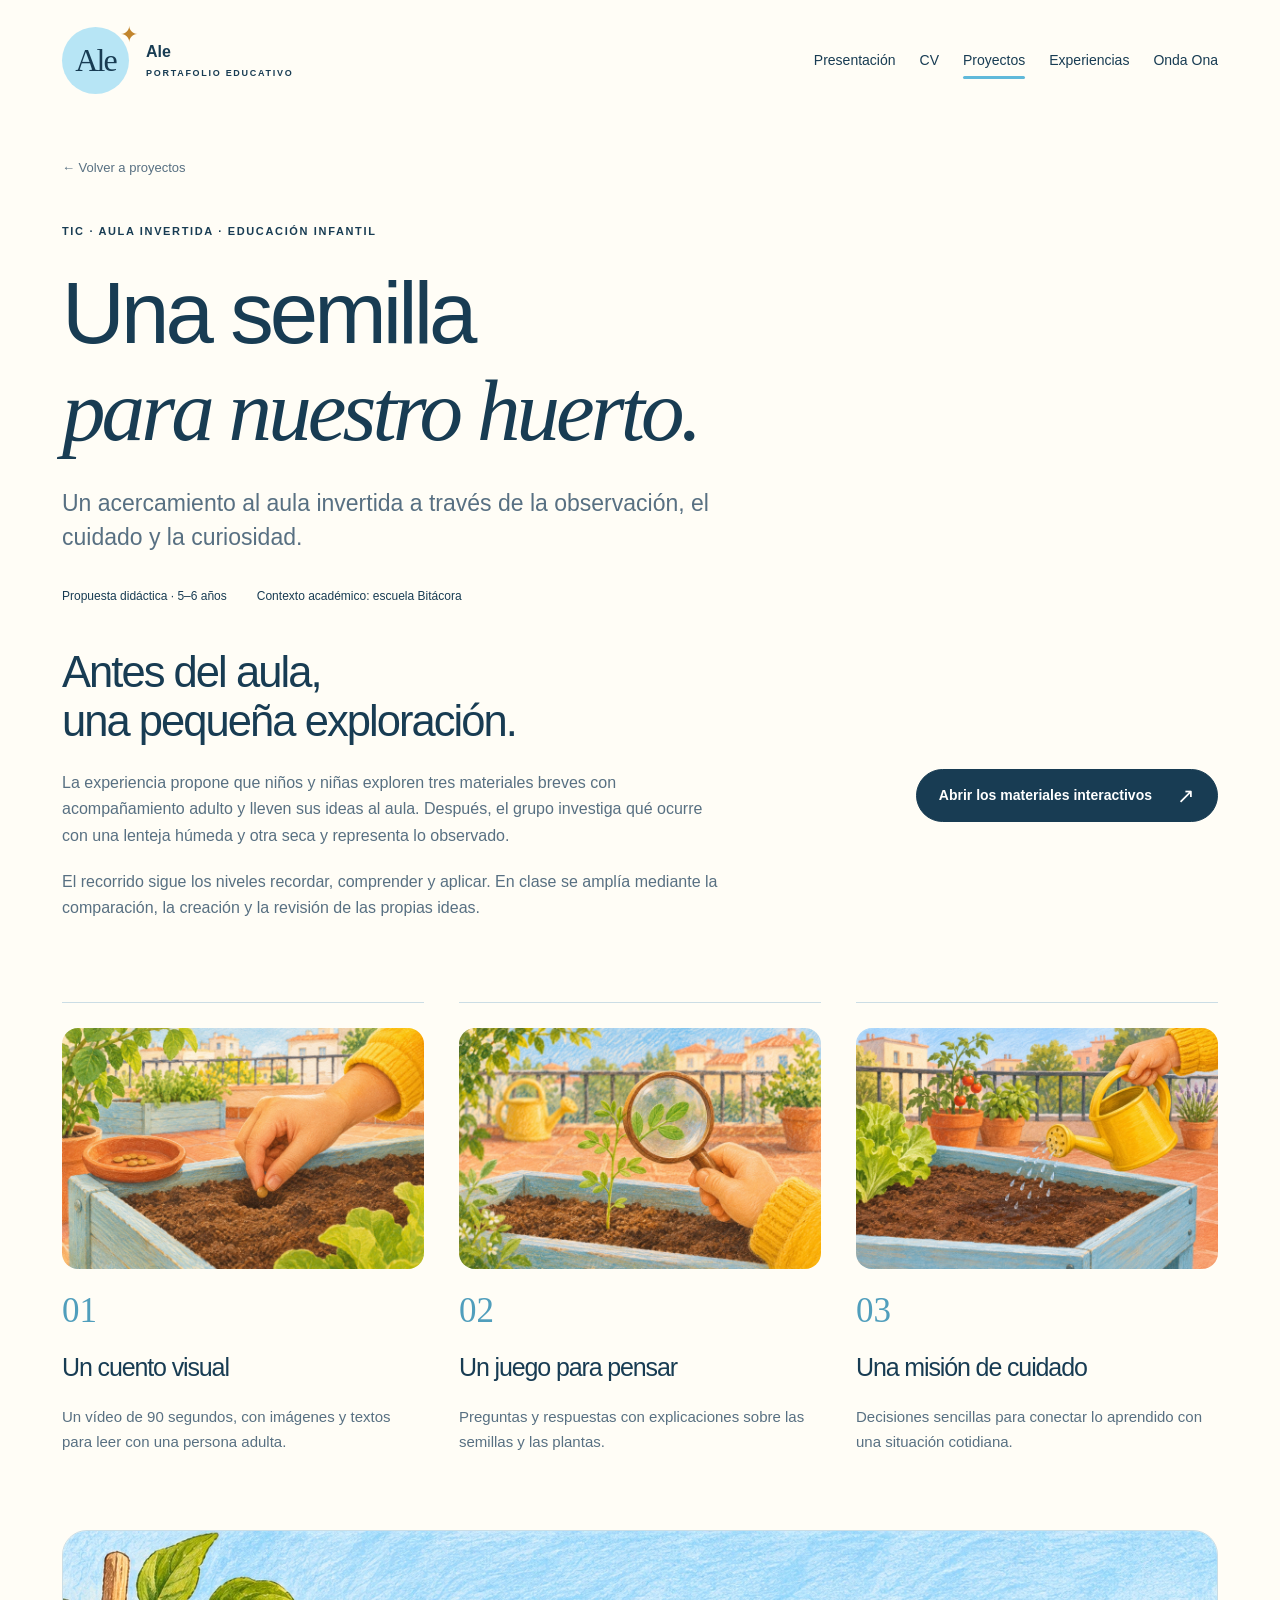
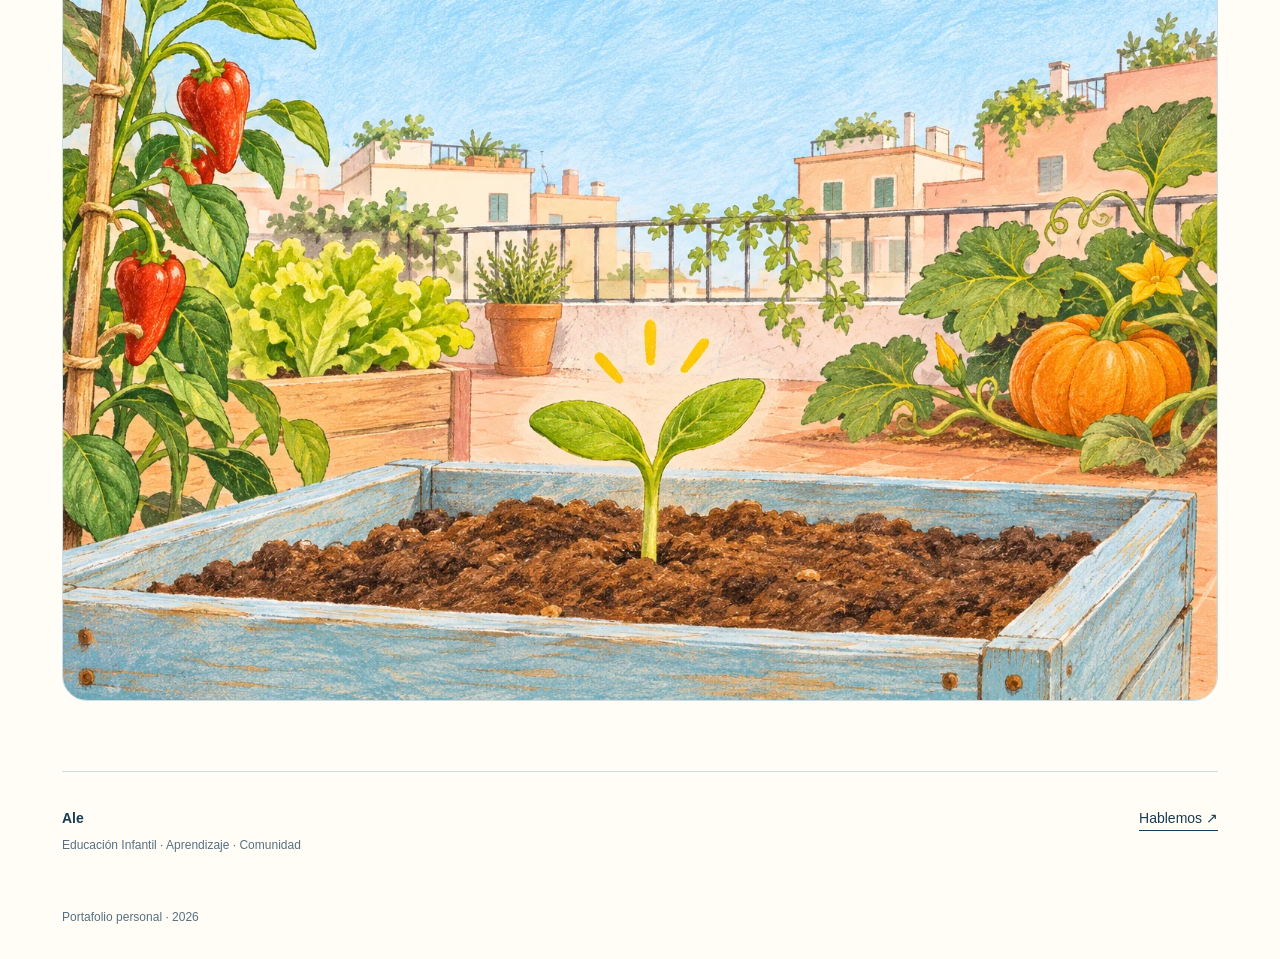
<file: proyectos/aula-invertida.html>
<!doctype html><html lang="es"><head><meta charset="utf-8"><meta name="viewport" content="width=device-width,initial-scale=1"><title>Una semilla para nuestro huerto · Ale</title><meta name="description" content="Portafolio educativo de Ale, estudiante del Grado en Educación Infantil en UNIR."><meta name="theme-color" content="#b7e5f5"><link rel="icon" type="image/svg+xml" href="../assets/favicon.svg"><link rel="stylesheet" href="../assets/styles.css?v=20261110-infografias-2"><script src="../assets/site.js" defer></script></head><body><a class="skip" href="#contenido">Saltar al contenido</a><header class="site-header"><a class="brand" href="../index.html" aria-label="Ale, presentación"><span class="brand-symbol">Ale<span>✦</span></span><span>Ale<small>PORTAFOLIO EDUCATIVO</small></span></a><button class="menu-toggle" aria-expanded="false" aria-controls="menu">Menú <span>＋</span></button><nav id="menu" aria-label="Navegación principal"><a href="../index.html" >Presentación</a><a href="../cv.html" >CV</a><a href="../proyectos.html" aria-current="page">Proyectos</a><a href="../experiencias.html">Experiencias</a><a href="../onda-ona.html" >Onda Ona</a></nav></header><main id="contenido"><section class="project-intro wrap"><a class="back-link" href="../proyectos.html">← Volver a proyectos</a><span class="eyebrow">TIC · AULA INVERTIDA · EDUCACIÓN INFANTIL</span><h1>Una semilla<br><em>para nuestro huerto.</em></h1><p class="intro-lead">Un acercamiento al aula invertida a través de la observación, el cuidado y la curiosidad.</p><div class="project-meta"><span>Propuesta didáctica · 5–6 años</span><span>Contexto académico: escuela Bitácora</span></div></section><section class="resource-intro wrap"><div><h2>Antes del aula,<br>una pequeña exploración.</h2><p>La experiencia propone que niños y niñas exploren tres materiales breves con acompañamiento adulto y lleven sus ideas al aula. Después, el grupo investiga qué ocurre con una lenteja húmeda y otra seca y representa lo observado.</p><p>El recorrido sigue los niveles recordar, comprender y aplicar. En clase se amplía mediante la comparación, la creación y la revisión de las propias ideas.</p></div><a class="button" href="semilla/index.html">Abrir los materiales interactivos <span>↗</span></a></section><section class="wrap learning-overview"><div class="learning-step"><img class="learning-illustration" src="semilla/imagenes/sembrar.webp" alt="Una mano siembra una lenteja en la tierra" loading="lazy"><span>01</span><h2>Un cuento visual</h2><p>Un vídeo de 90 segundos, con imágenes y textos para leer con una persona adulta.</p></div><div class="learning-step"><img class="learning-illustration" src="semilla/imagenes/observar.webp" alt="Observación de las hojas con una lupa" loading="lazy"><span>02</span><h2>Un juego para pensar</h2><p>Preguntas y respuestas con explicaciones sobre las semillas y las plantas.</p></div><div class="learning-step"><img class="learning-illustration" src="semilla/imagenes/regar.webp" alt="Una regadera amarilla humedece la tierra" loading="lazy"><span>03</span><h2>Una misión de cuidado</h2><p>Decisiones sencillas para conectar lo aprendido con una situación cotidiana.</p></div></section><figure class="wrap seed-preview"><a href="semilla/index.html"><img src="../assets/huerto-ilustrado.webp" alt="Portada del cuento visual Una semilla para nuestro huerto"></a></figure></main><footer class="site-footer"><div><a class="footer-name" href="../index.html">Ale</a><p>Educación Infantil · Aprendizaje · Comunidad</p></div><a href="mailto:marialechaconrodriguez27@gmail.com">Hablemos <span aria-hidden="true">↗</span></a><p class="footer-note">Portafolio personal · 2026</p></footer></body></html>
</file>
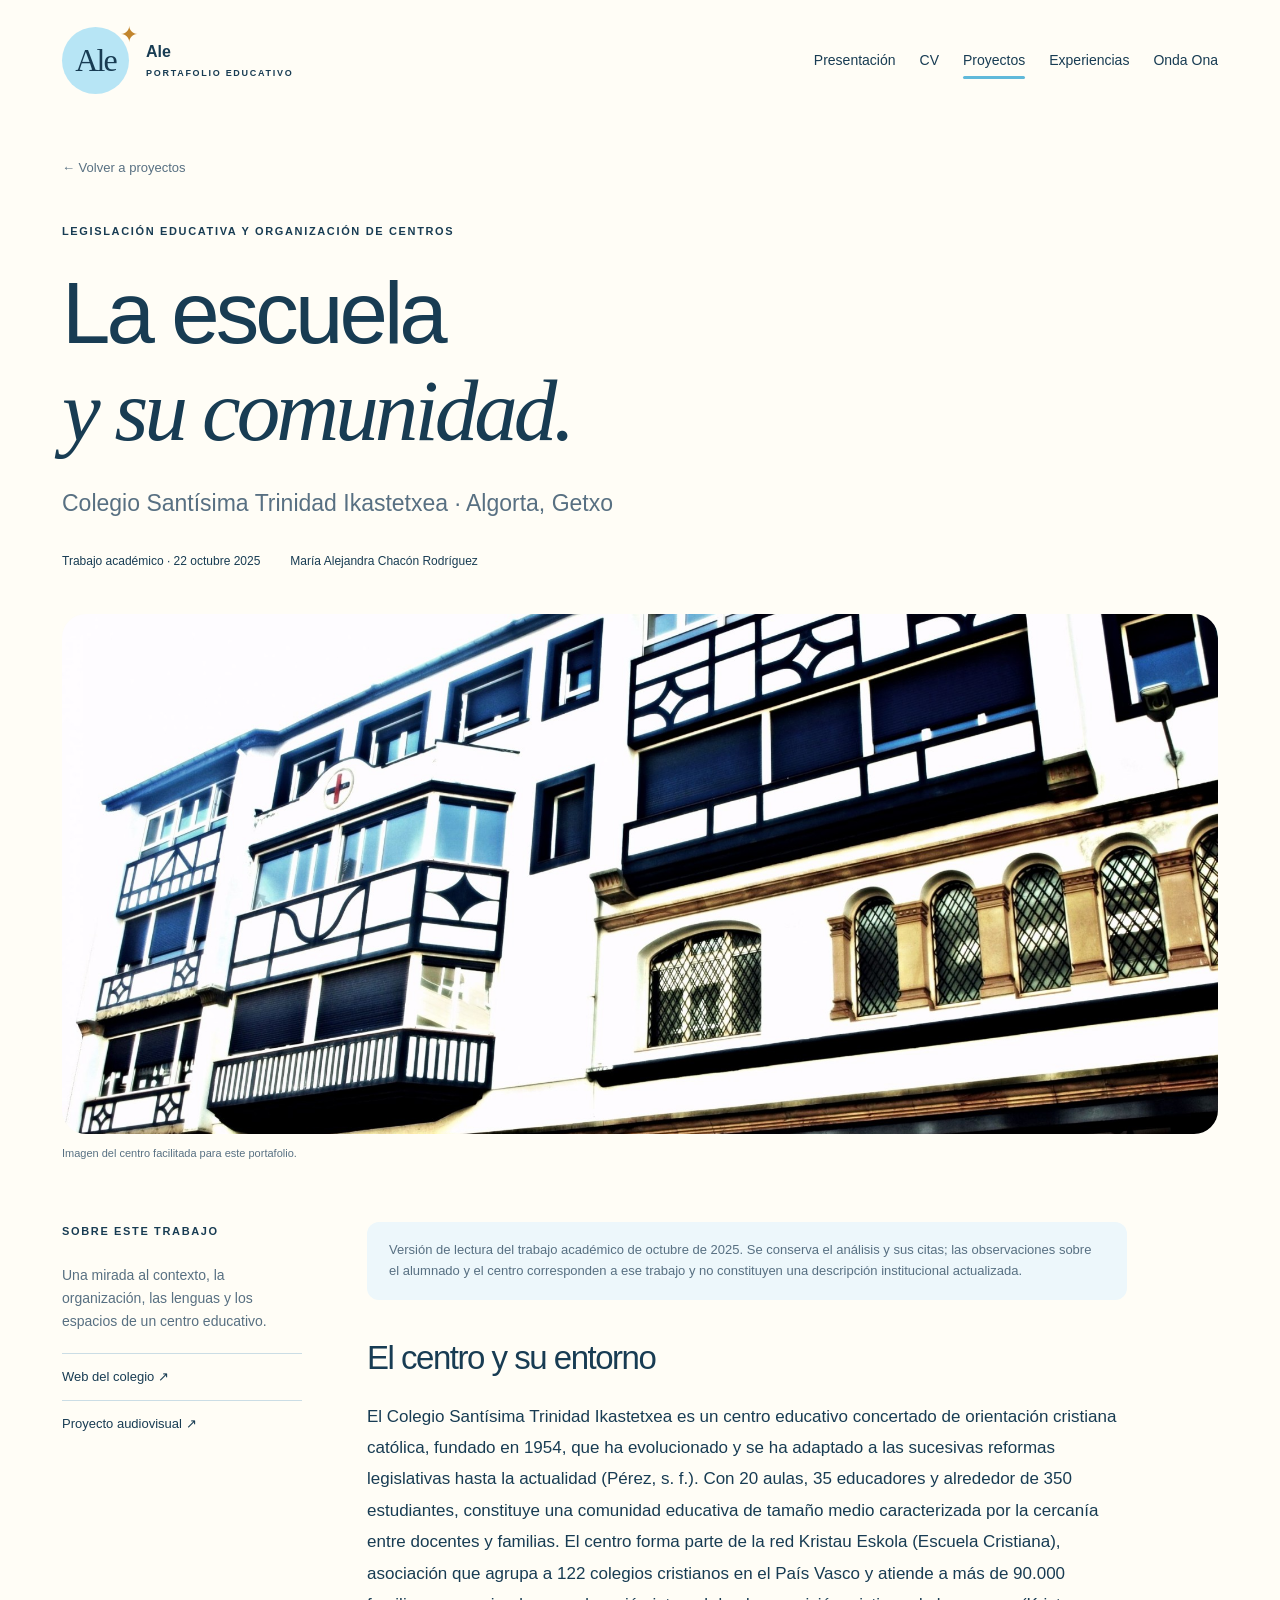
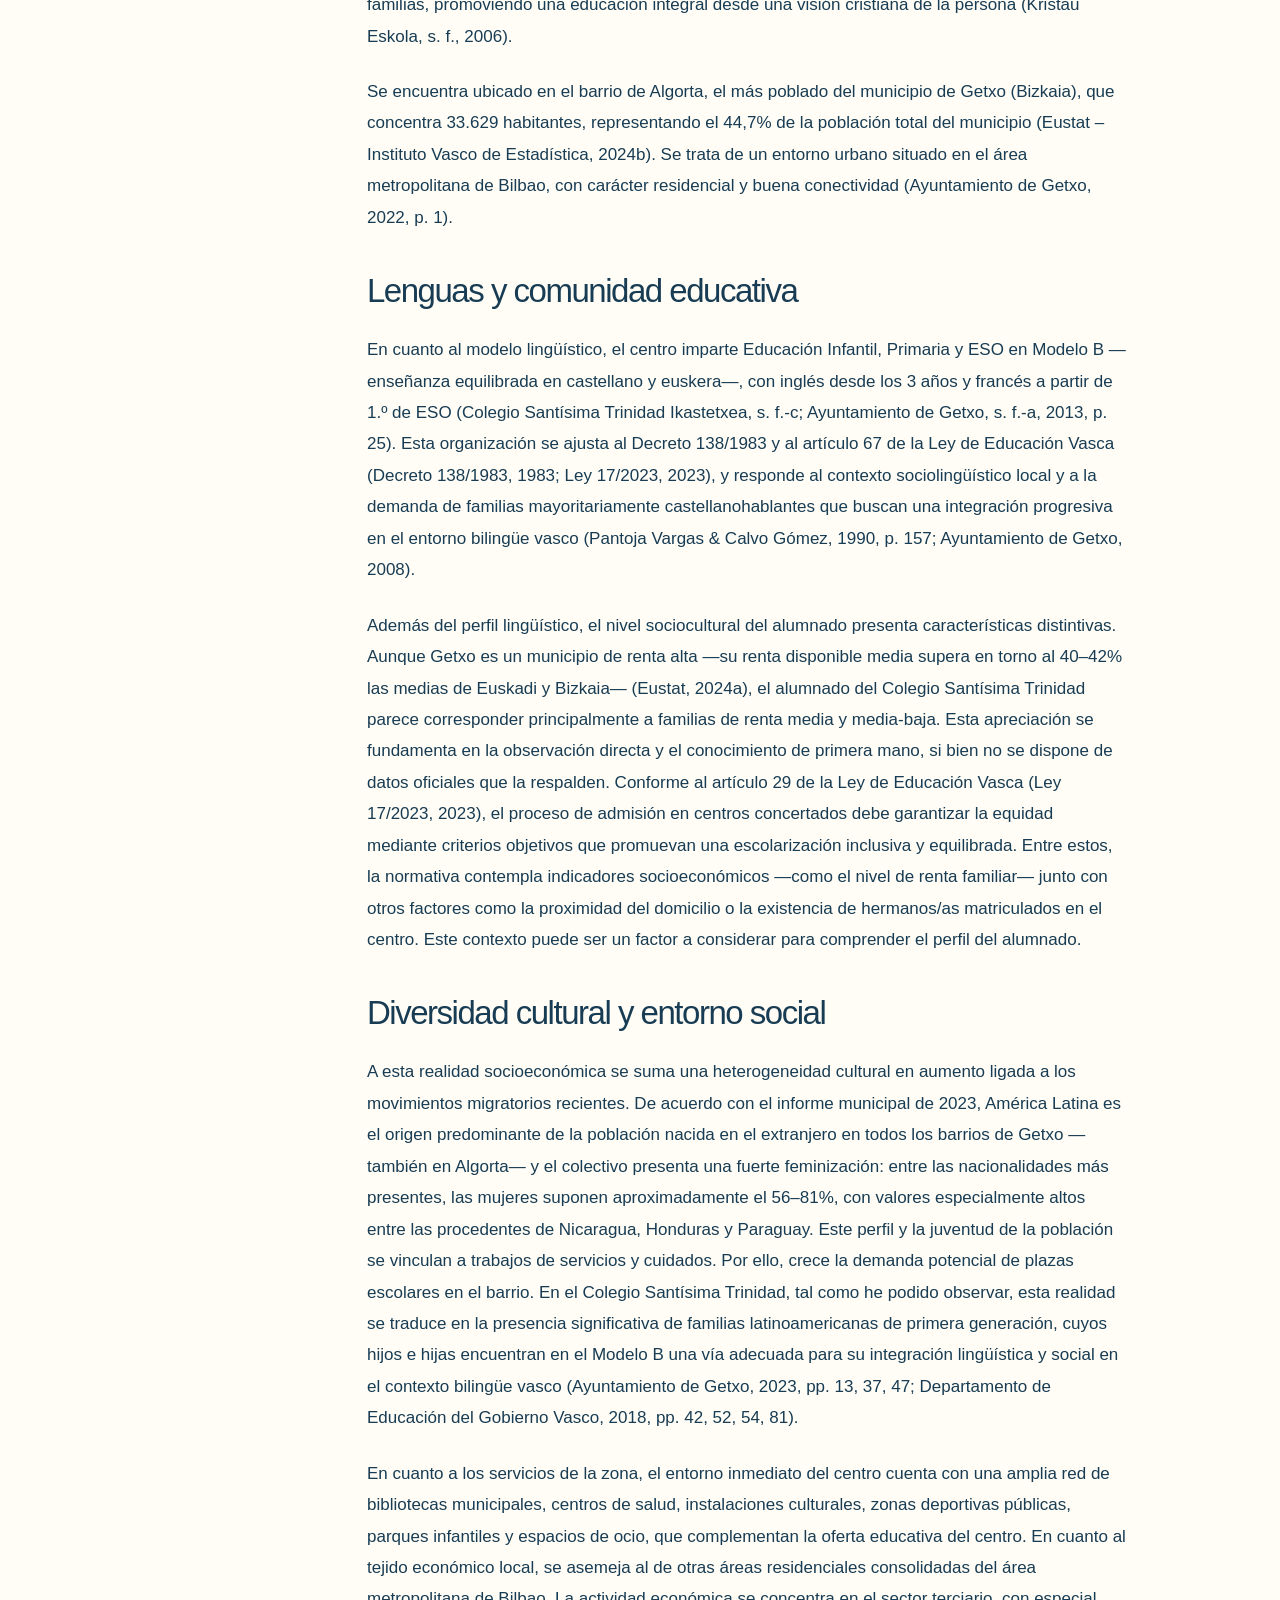
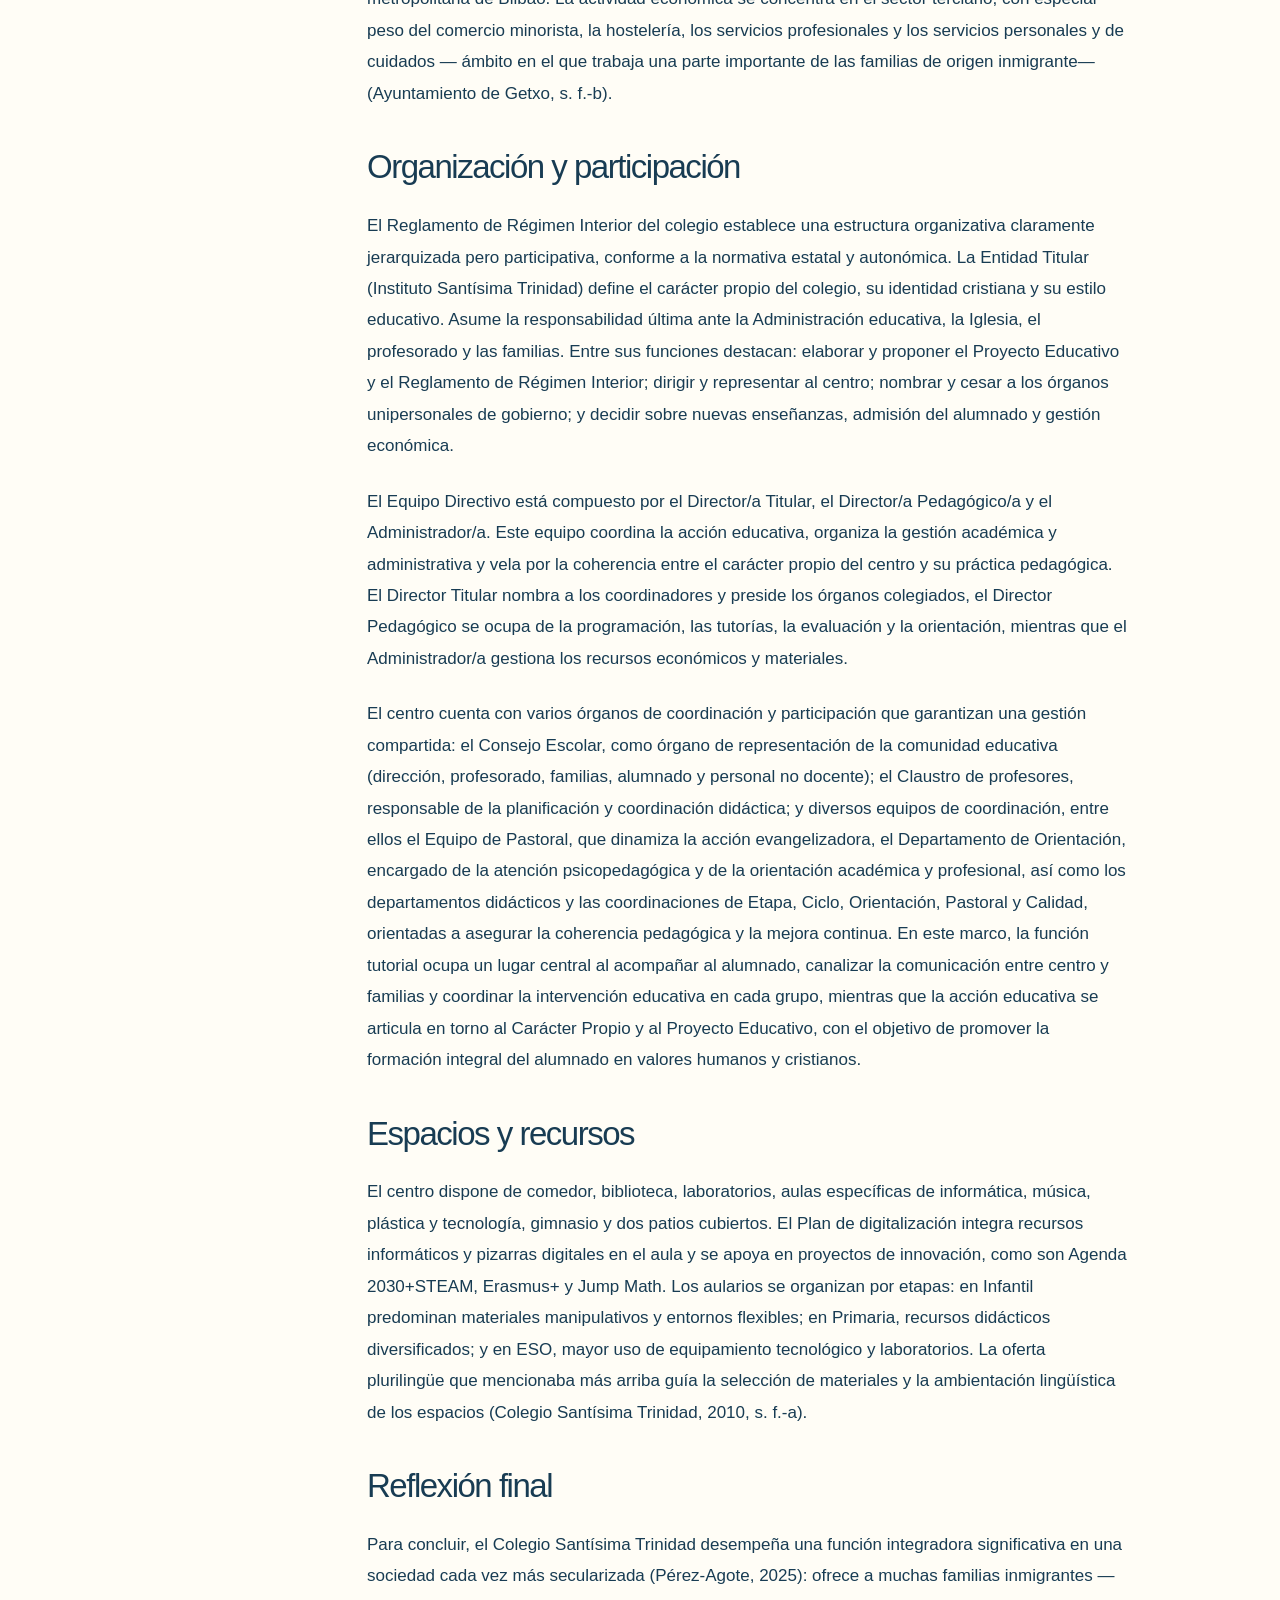
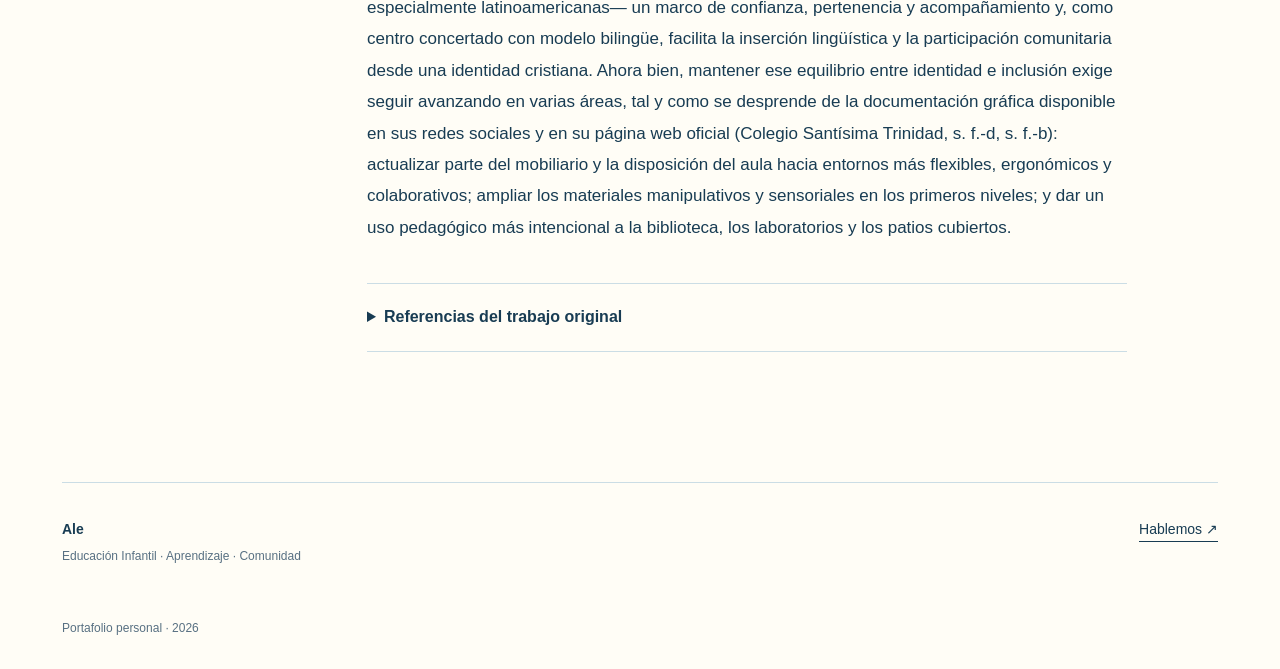
<file: proyectos/colegio-trinitarias.html>
<!doctype html><html lang="es"><head><meta charset="utf-8"><meta name="viewport" content="width=device-width,initial-scale=1"><title>Colegio Santísima Trinidad · Ale</title><meta name="description" content="Portafolio educativo de Ale, estudiante del Grado en Educación Infantil en UNIR."><meta name="theme-color" content="#b7e5f5"><link rel="icon" type="image/svg+xml" href="../assets/favicon.svg"><link rel="stylesheet" href="../assets/styles.css?v=20261110-infografias-2"><script src="../assets/site.js" defer></script></head><body><a class="skip" href="#contenido">Saltar al contenido</a><header class="site-header"><a class="brand" href="../index.html" aria-label="Ale, presentación"><span class="brand-symbol">Ale<span>✦</span></span><span>Ale<small>PORTAFOLIO EDUCATIVO</small></span></a><button class="menu-toggle" aria-expanded="false" aria-controls="menu">Menú <span>＋</span></button><nav id="menu" aria-label="Navegación principal"><a href="../index.html" >Presentación</a><a href="../cv.html" >CV</a><a href="../proyectos.html" aria-current="page">Proyectos</a><a href="../experiencias.html">Experiencias</a><a href="../onda-ona.html" >Onda Ona</a></nav></header><main id="contenido"><section class="project-intro wrap"><a class="back-link" href="../proyectos.html">← Volver a proyectos</a><span class="eyebrow">LEGISLACIÓN EDUCATIVA Y ORGANIZACIÓN DE CENTROS</span><h1>La escuela<br><em>y su comunidad.</em></h1><p class="intro-lead">Colegio Santísima Trinidad Ikastetxea · Algorta, Getxo</p><div class="project-meta"><span>Trabajo académico · 22 octubre 2025</span><span>María Alejandra Chacón Rodríguez</span></div></section><figure class="full-figure wrap"><img src="../assets/colegio-trinitarias.jpg" alt="Fachada del colegio Santísima Trinidad Ikastetxea de Algorta"><figcaption>Imagen del centro facilitada para este portafolio.</figcaption></figure><div class="article-layout wrap"><aside class="article-aside"><span class="eyebrow">SOBRE ESTE TRABAJO</span><p>Una mirada al contexto, la organización, las lenguas y los espacios de un centro educativo.</p><a href="https://algorta.trinitarias.net/" target="_blank" rel="noopener">Web del colegio ↗</a><a href="instrumentos-musicales.html">Proyecto audiovisual ↗</a></aside><article class="reading"><p class="article-note">Versión de lectura del trabajo académico de octubre de 2025. Se conserva el análisis y sus citas; las observaciones sobre el alumnado y el centro corresponden a ese trabajo y no constituyen una descripción institucional actualizada.</p><h2>El centro y su entorno</h2><p>El Colegio Santísima Trinidad Ikastetxea es un centro educativo concertado de orientación cristiana católica, fundado en 1954, que ha evolucionado y se ha adaptado a las sucesivas reformas legislativas hasta la actualidad (Pérez, s. f.). Con 20 aulas, 35 educadores y alrededor de 350 estudiantes, constituye una comunidad educativa de tamaño medio caracterizada por la cercanía entre docentes y familias. El centro forma parte de la red Kristau Eskola (Escuela Cristiana), asociación que agrupa a 122 colegios cristianos en el País Vasco y atiende a más de 90.000 familias, promoviendo una educación integral desde una visión cristiana de la persona (Kristau Eskola, s. f., 2006).</p><p>Se encuentra ubicado en el barrio de Algorta, el más poblado del municipio de Getxo (Bizkaia), que concentra 33.629 habitantes, representando el 44,7% de la población total del municipio (Eustat – Instituto Vasco de Estadística, 2024b). Se trata de un entorno urbano situado en el área metropolitana de Bilbao, con carácter residencial y buena conectividad (Ayuntamiento de Getxo, 2022, p. 1).</p><h2>Lenguas y comunidad educativa</h2><p>En cuanto al modelo lingüístico, el centro imparte Educación Infantil, Primaria y ESO en Modelo B —enseñanza equilibrada en castellano y euskera—, con inglés desde los 3 años y francés a partir de 1.º de ESO (Colegio Santísima Trinidad Ikastetxea, s. f.-c; Ayuntamiento de Getxo, s. f.-a, 2013, p. 25). Esta organización se ajusta al Decreto 138/1983 y al artículo 67 de la Ley de Educación Vasca (Decreto 138/1983, 1983; Ley 17/2023, 2023), y responde al contexto sociolingüístico local y a la demanda de familias mayoritariamente castellanohablantes que buscan una integración progresiva en el entorno bilingüe vasco (Pantoja Vargas &amp; Calvo Gómez, 1990, p. 157; Ayuntamiento de Getxo, 2008).</p><p>Además del perfil lingüístico, el nivel sociocultural del alumnado presenta características distintivas. Aunque Getxo es un municipio de renta alta —su renta disponible media supera en torno al 40–42% las medias de Euskadi y Bizkaia— (Eustat, 2024a), el alumnado del Colegio Santísima Trinidad parece corresponder principalmente a familias de renta media y media-baja. Esta apreciación se fundamenta en la observación directa y el conocimiento de primera mano, si bien no se dispone de datos oficiales que la respalden. Conforme al artículo 29 de la Ley de Educación Vasca (Ley 17/2023, 2023), el proceso de admisión en centros concertados debe garantizar la equidad mediante criterios objetivos que promuevan una escolarización inclusiva y equilibrada. Entre estos, la normativa contempla indicadores socioeconómicos —como el nivel de renta familiar— junto con otros factores como la proximidad del domicilio o la existencia de hermanos/as matriculados en el centro. Este contexto puede ser un factor a considerar para comprender el perfil del alumnado.</p><h2>Diversidad cultural y entorno social</h2><p>A esta realidad socioeconómica se suma una heterogeneidad cultural en aumento ligada a los movimientos migratorios recientes. De acuerdo con el informe municipal de 2023, América Latina es el origen predominante de la población nacida en el extranjero en todos los barrios de Getxo —también en Algorta— y el colectivo presenta una fuerte feminización: entre las nacionalidades más presentes, las mujeres suponen aproximadamente el 56–81%, con valores especialmente altos entre las procedentes de Nicaragua, Honduras y Paraguay. Este perfil y la juventud de la población se vinculan a trabajos de servicios y cuidados. Por ello, crece la demanda potencial de plazas escolares en el barrio. En el Colegio Santísima Trinidad, tal como he podido observar, esta realidad se traduce en la presencia significativa de familias latinoamericanas de primera generación, cuyos hijos e hijas encuentran en el Modelo B una vía adecuada para su integración lingüística y social en el contexto bilingüe vasco (Ayuntamiento de Getxo, 2023, pp. 13, 37, 47; Departamento de Educación del Gobierno Vasco, 2018, pp. 42, 52, 54, 81).</p><p>En cuanto a los servicios de la zona, el entorno inmediato del centro cuenta con una amplia red de bibliotecas municipales, centros de salud, instalaciones culturales, zonas deportivas públicas, parques infantiles y espacios de ocio, que complementan la oferta educativa del centro. En cuanto al tejido económico local, se asemeja al de otras áreas residenciales consolidadas del área metropolitana de Bilbao. La actividad económica se concentra en el sector terciario, con especial peso del comercio minorista, la hostelería, los servicios profesionales y los servicios personales y de cuidados — ámbito en el que trabaja una parte importante de las familias de origen inmigrante— (Ayuntamiento de Getxo, s. f.-b).</p><h2>Organización y participación</h2><p>El Reglamento de Régimen Interior del colegio establece una estructura organizativa claramente jerarquizada pero participativa, conforme a la normativa estatal y autonómica. La Entidad Titular (Instituto Santísima Trinidad) define el carácter propio del colegio, su identidad cristiana y su estilo educativo. Asume la responsabilidad última ante la Administración educativa, la Iglesia, el profesorado y las familias. Entre sus funciones destacan: elaborar y proponer el Proyecto Educativo y el Reglamento de Régimen Interior; dirigir y representar al centro; nombrar y cesar a los órganos unipersonales de gobierno; y decidir sobre nuevas enseñanzas, admisión del alumnado y gestión económica.</p><p>El Equipo Directivo está compuesto por el Director/a Titular, el Director/a Pedagógico/a y el Administrador/a. Este equipo coordina la acción educativa, organiza la gestión académica y administrativa y vela por la coherencia entre el carácter propio del centro y su práctica pedagógica. El Director Titular nombra a los coordinadores y preside los órganos colegiados, el Director Pedagógico se ocupa de la programación, las tutorías, la evaluación y la orientación, mientras que el Administrador/a gestiona los recursos económicos y materiales.</p><p>El centro cuenta con varios órganos de coordinación y participación que garantizan una gestión compartida: el Consejo Escolar, como órgano de representación de la comunidad educativa (dirección, profesorado, familias, alumnado y personal no docente); el Claustro de profesores, responsable de la planificación y coordinación didáctica; y diversos equipos de coordinación, entre ellos el Equipo de Pastoral, que dinamiza la acción evangelizadora, el Departamento de Orientación, encargado de la atención psicopedagógica y de la orientación académica y profesional, así como los departamentos didácticos y las coordinaciones de Etapa, Ciclo, Orientación, Pastoral y Calidad, orientadas a asegurar la coherencia pedagógica y la mejora continua. En este marco, la función tutorial ocupa un lugar central al acompañar al alumnado, canalizar la comunicación entre centro y familias y coordinar la intervención educativa en cada grupo, mientras que la acción educativa se articula en torno al Carácter Propio y al Proyecto Educativo, con el objetivo de promover la formación integral del alumnado en valores humanos y cristianos.</p><h2>Espacios y recursos</h2><p>El centro dispone de comedor, biblioteca, laboratorios, aulas específicas de informática, música, plástica y tecnología, gimnasio y dos patios cubiertos. El Plan de digitalización integra recursos informáticos y pizarras digitales en el aula y se apoya en proyectos de innovación, como son Agenda 2030+STEAM, Erasmus+ y Jump Math. Los aularios se organizan por etapas: en Infantil predominan materiales manipulativos y entornos flexibles; en Primaria, recursos didácticos diversificados; y en ESO, mayor uso de equipamiento tecnológico y laboratorios. La oferta plurilingüe que mencionaba más arriba guía la selección de materiales y la ambientación lingüística de los espacios (Colegio Santísima Trinidad, 2010, s. f.-a).</p><h2>Reflexión final</h2><p>Para concluir, el Colegio Santísima Trinidad desempeña una función integradora significativa en una sociedad cada vez más secularizada (Pérez-Agote, 2025): ofrece a muchas familias inmigrantes —especialmente latinoamericanas— un marco de confianza, pertenencia y acompañamiento y, como centro concertado con modelo bilingüe, facilita la inserción lingüística y la participación comunitaria desde una identidad cristiana. Ahora bien, mantener ese equilibrio entre identidad e inclusión exige seguir avanzando en varias áreas, tal y como se desprende de la documentación gráfica disponible en sus redes sociales y en su página web oficial (Colegio Santísima Trinidad, s. f.-d, s. f.-b): actualizar parte del mobiliario y la disposición del aula hacia entornos más flexibles, ergonómicos y colaborativos; ampliar los materiales manipulativos y sensoriales en los primeros niveles; y dar un uso pedagógico más intencional a la biblioteca, los laboratorios y los patios cubiertos.</p><details class="references"><summary>Referencias del trabajo original</summary><p>Ayuntamiento de Getxo. (2008). Plan general de promoción del uso del euskera en Getxo 2008–2011 [Plan municipal]. Servicio de Euskera del Ayuntamiento de Getxo. https://www.getxo.eus/docspublic/servicioeuskera/castellano/documentos/ebpnplanx.pdf</p><p>Ayuntamiento de Getxo. (2013). Guía de centros de enseñanza de Getxo. Departamento de     Educación      del    Ayuntamiento         de    Getxo.   Recuperado        de https://www.getxo.eus/es/educacion</p><p>Ayuntamiento de Getxo. (2022, julio). Memoria informativa de los datos generales del municipio y proceso de aprobación del plan (Fase 4. Aprobación inicial del Plan General de Ordenación Urbana de Getxo). HAPO Getxo. https://hapo-getxo.eus/sites/default/files/01-AI_memoria%20informativa_0.pdf</p><p>Ayuntamiento de Getxo. (2023). Personas de origen extranjero en Getxo 2023. Getxoko Udala. https://www.getxo.eus/DocsPublic/inmigracion/personas_origen_extranjero_getxo_2023_cas.pdf</p><p>Ayuntamiento de Getxo. (s. f.-a). Centros privados de educación. Ayuntamiento de Getxo. Recuperado el 18 de octubre de 2025 de https://www.getxo.eus/es/cohesion-social/educacion/centros-privados-educacion1</p><p>Ayuntamiento de Getxo. (s. f.-b). Descubre Getxo. Recuperado el 18 de octubre de 2025 de              https://www.getxo.eus/en/turismo/descubre-getxo/bienvenido-a-getxo#:~:text=Located%20just%2020%20minutes%20from,to%20take%20an%20unforgettable%20break</p><p>Colegio Santísima Trinidad. (2010, 24 de febrero). Reglamento de régimen interior. Colegio                                Santísima                              Trinidad. https://sites.google.com/colegiotrinitariasalgorta.es/documentostrinitarias/rri</p><p>Colegio Santísima Trinidad. (s. f.-a). G Suite [Sección de proyectos]. Página web oficial del Colegio Santísima Trinidad Ikastetxea. Recuperado el 18 de octubre de 2025, de https://algorta.trinitarias.net/g-suite/</p><p>Colegio Santísima Trinidad. (s. f.-b). Página web oficial del Colegio Santísima Trinidad Ikastetxea.     Recuperado        el    18    de       octubre   de      2025,     de https://algorta.trinitarias.net/</p><p>Colegio Santísima Trinidad. (s. f.-c). Estudios. Recuperado el 18 de octubre de 2025 de https://algorta.trinitarias.net/educacion-infantil-2/</p><p>Colegio Santísima Trinidad [@trinitarias]. (s. f.-d). [Perfil de Instagram]. Instagram. Recuperado           el       18           de         octubre         de          2025,       de https://www.instagram.com/_trinitarias_/</p><p>Decreto 138/1983, de 11 de julio, por el que se regula el uso de las lenguas oficiales en la enseñanza no universitaria en la Comunidad Autónoma del País Vasco. (1983, 27    de   julio).    Boletín         Oficial     del    País     Vasco,     143,     2489–2491. https://www.euskadi.eus/bopv2/datos/1983/07/8301433a.pdf</p><p>Departamento de Educación del Gobierno Vasco. (2018, octubre). La escolarización del alumnado de origen extranjero en el sistema escolar de la CAPV: Diagnóstico y nuevas medidas de intervención. Gobierno Vasco.</p><p>Eustat – Instituto Vasco de Estadística. (2024a, 25 de octubre). Renta familiar media de la C. A. de Euskadi por ámbitos territoriales, según tipo de renta (euros). 2022 [Tabla de datos]. Eustat. https://www.eustat.eus/elementos/ele0005700/renta-familiar-media-de-la-c-a-de-euskadi-por-ambitos-territoriales-segun-8po-de-renta-euros/tbl0005791_c.html</p><p>Eustat – Instituto Vasco de Estadística. (2024b, 30 de octubre). Población de la C.A. de Euskadi por barrios de los municipios de más de 10.000 habitantes, según sexo, grupos       de       edad           y        nacionalidad        (01/01/2024).           Eustat. https://eustat.net/elementos/ele0013700/poblacion-de-la-ca-de-euskadi-por-barrios-de-los-municipios-de-mas-de-10000-habitantes-segun-sexo-grupos-de-edad-y-nacionalidad-1/tbl0013711_c.html</p><p>Kristau Eskola. (2006, 18 de octubre). Estatutos de la Asociación Kristau Eskola. Gobierno Vasco.     Recuperado           el         18     de        octubre        de      2025       de https://www.euskadi.eus/contenidos/asociacion/asg128042006/eu_def/adjuntos/Estatutak.pdf</p><p>Kristau Eskola. (s. f.). Santísima Trinidad. Recuperado el 18 de octubre de 2025 de https://www.kristaueskola.eus/colegios/santisima-trinidad/</p><p>Ley 17/2023, de 21 de diciembre, de Educación de la Comunidad Autónoma del País Vasco. (2024, 18 de enero). Boletín Oficial del Estado, 16, 6410–6476. https://www.boe.es/eli/es-pv/l/2023/12/21/17</p><p>Pantoja Vargas, L., &amp; Calvo Gómez, F. (1990). Estudio exploratorio de la enseñanza bilingüe en preescolar en las ikastolas del territorio histórico de Vizcaya. Ikastaria: Cuadernos de Educación, (3), 7–196.</p><p>Pérez-Agote Poveda, A. (2025). El proceso de secularización en la sociedad española. Revista CIDOB d’Afers Internacionals, (77), 65–82. Recuperado a partir de https://recyt.fecyt.es/index.php/cidob/article/view/118501</p><p>Pérez, M. N. (s. f.). Historia. Colegio Santísima Trinidad Ikastetxea – Trinitarias Algorta. Recuperado el 18 de octubre de 2025, de https://algorta.trinitarias.net/historia-2/</p></details></article></div></main><footer class="site-footer"><div><a class="footer-name" href="../index.html">Ale</a><p>Educación Infantil · Aprendizaje · Comunidad</p></div><a href="mailto:marialechaconrodriguez27@gmail.com">Hablemos <span aria-hidden="true">↗</span></a><p class="footer-note">Portafolio personal · 2026</p></footer></body></html>
</file>
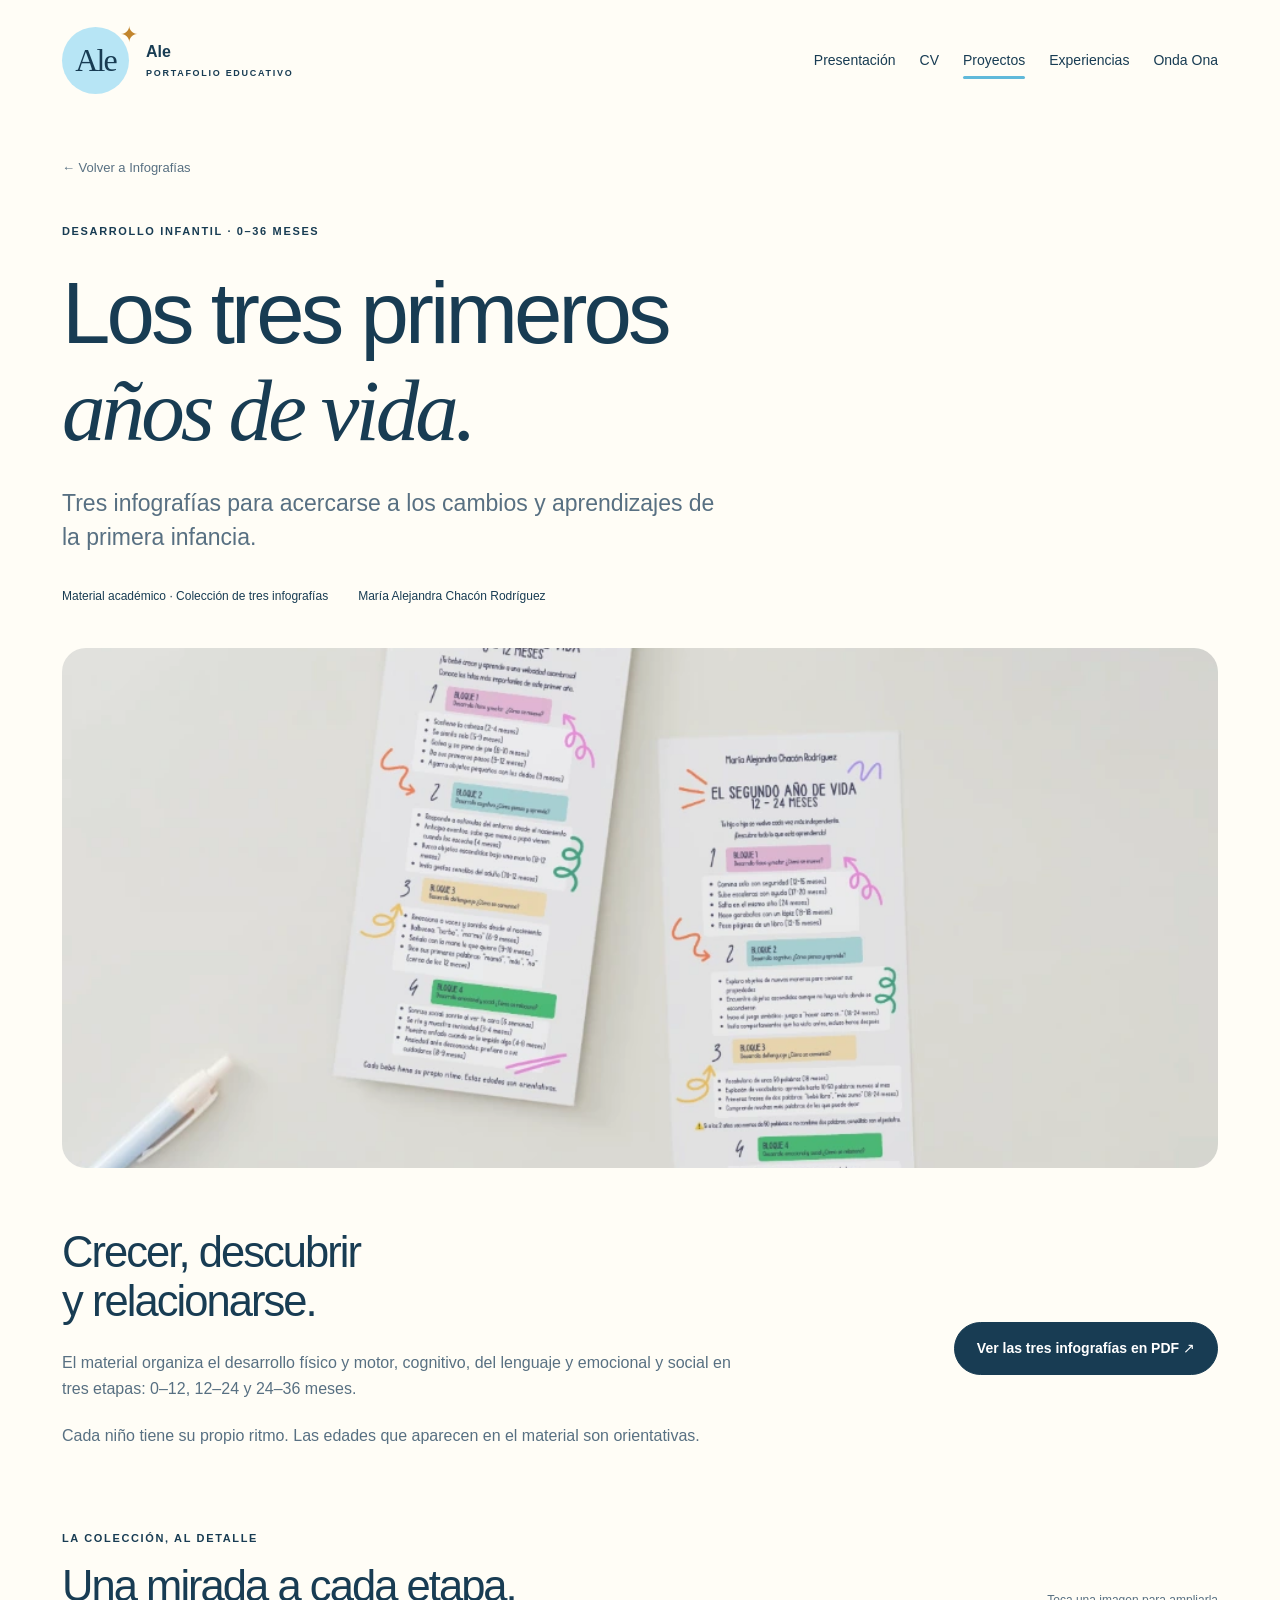
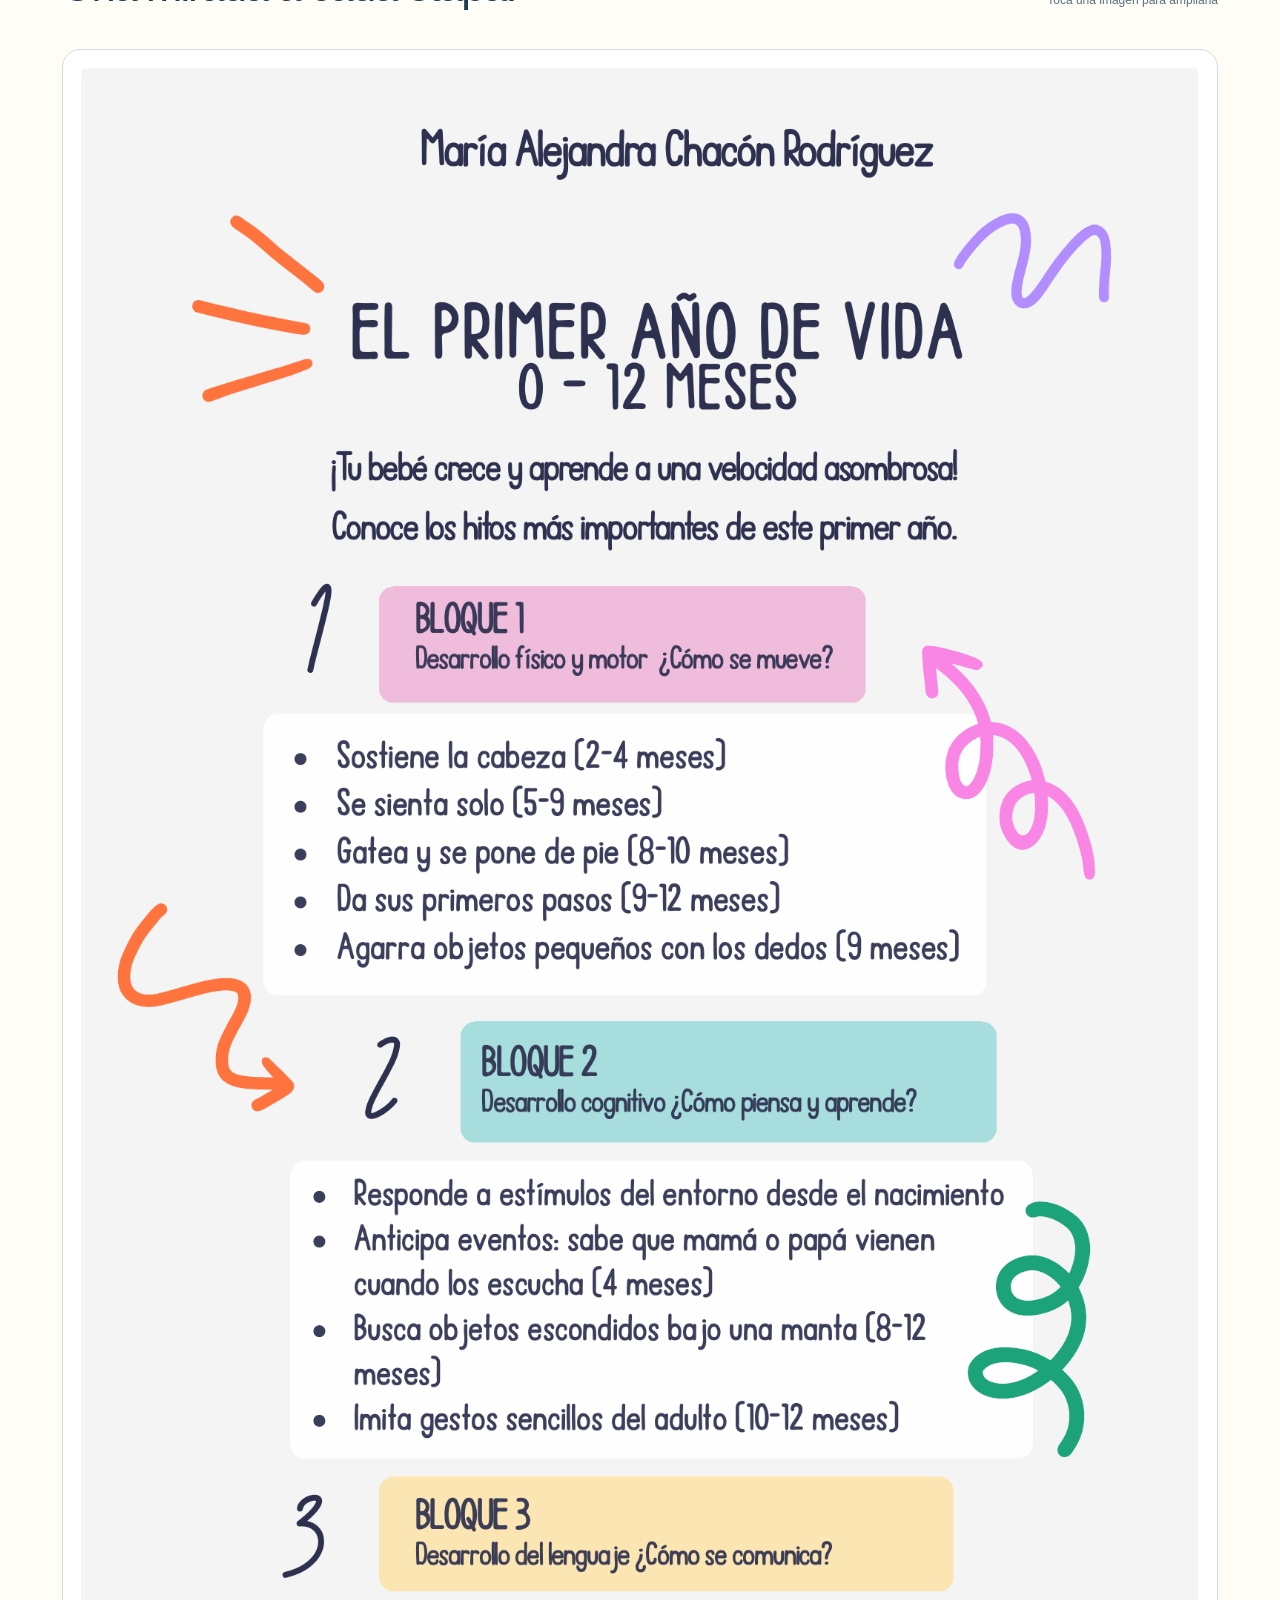
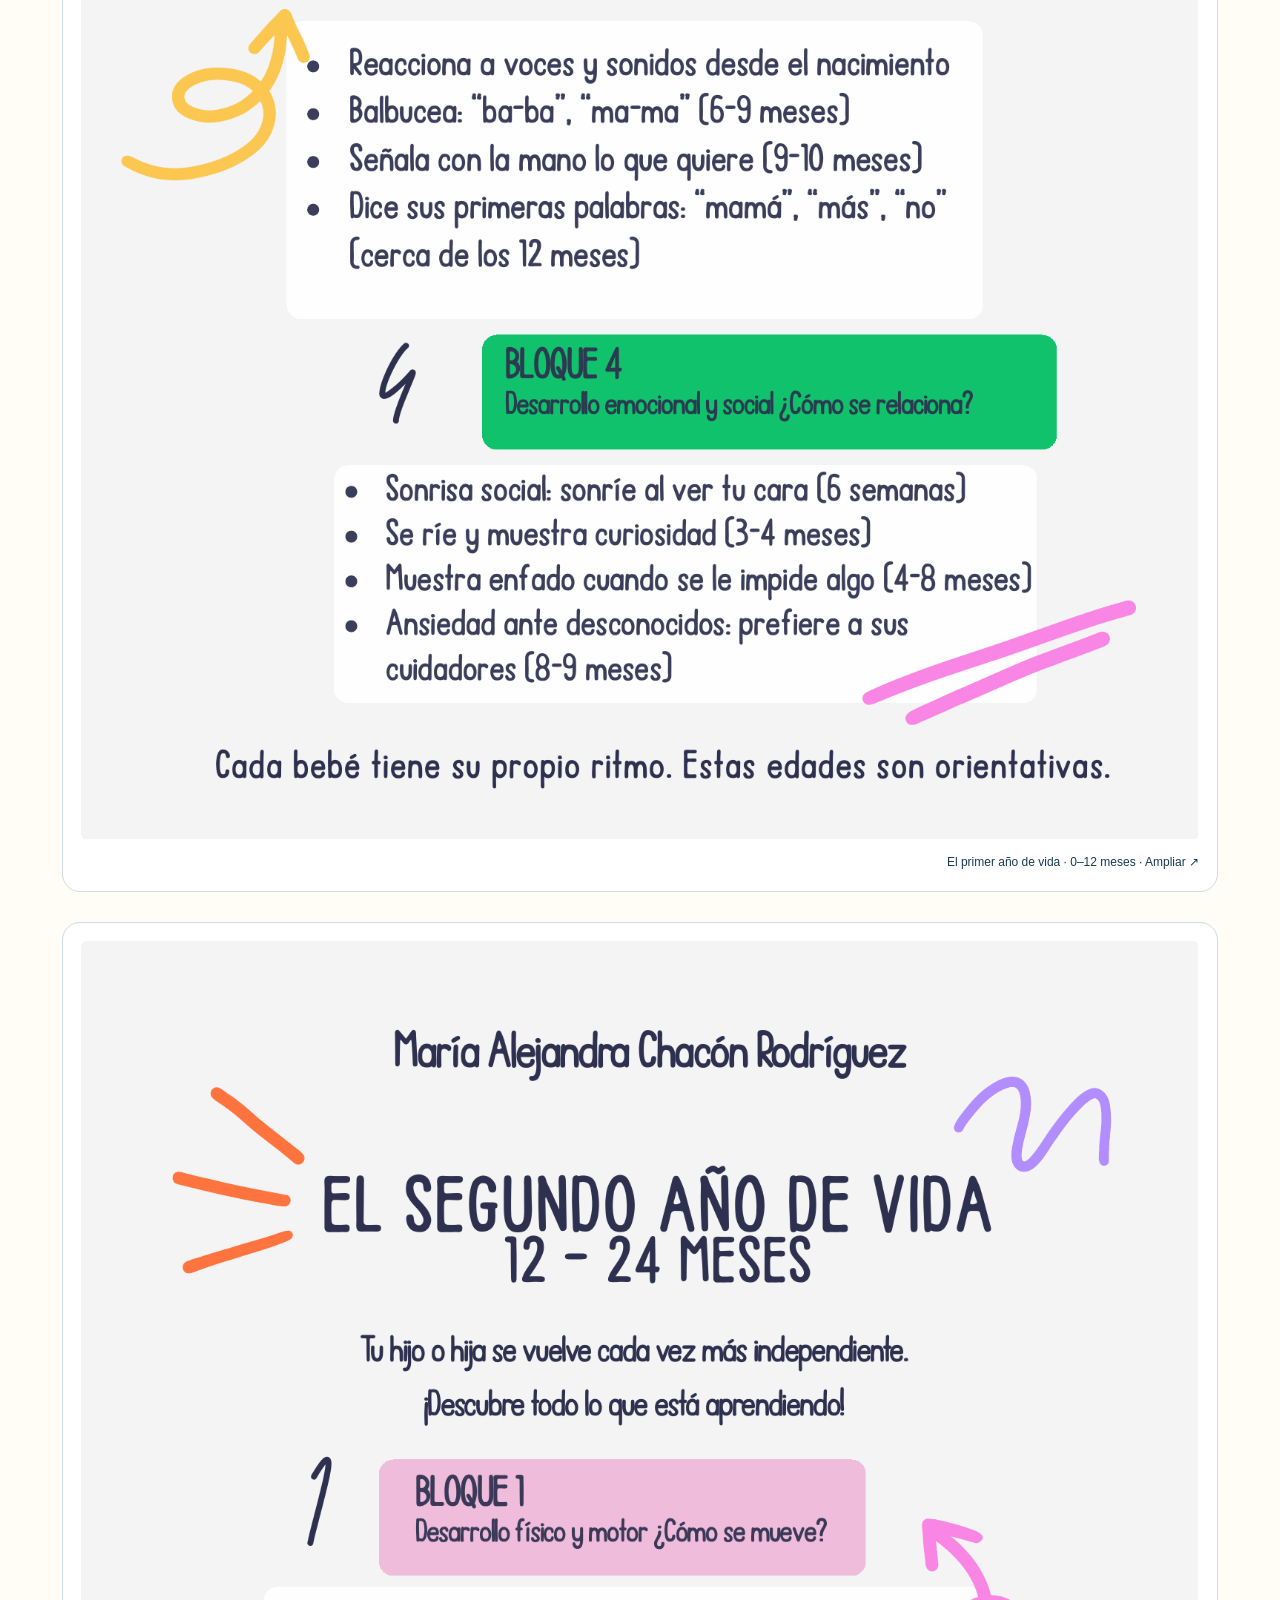
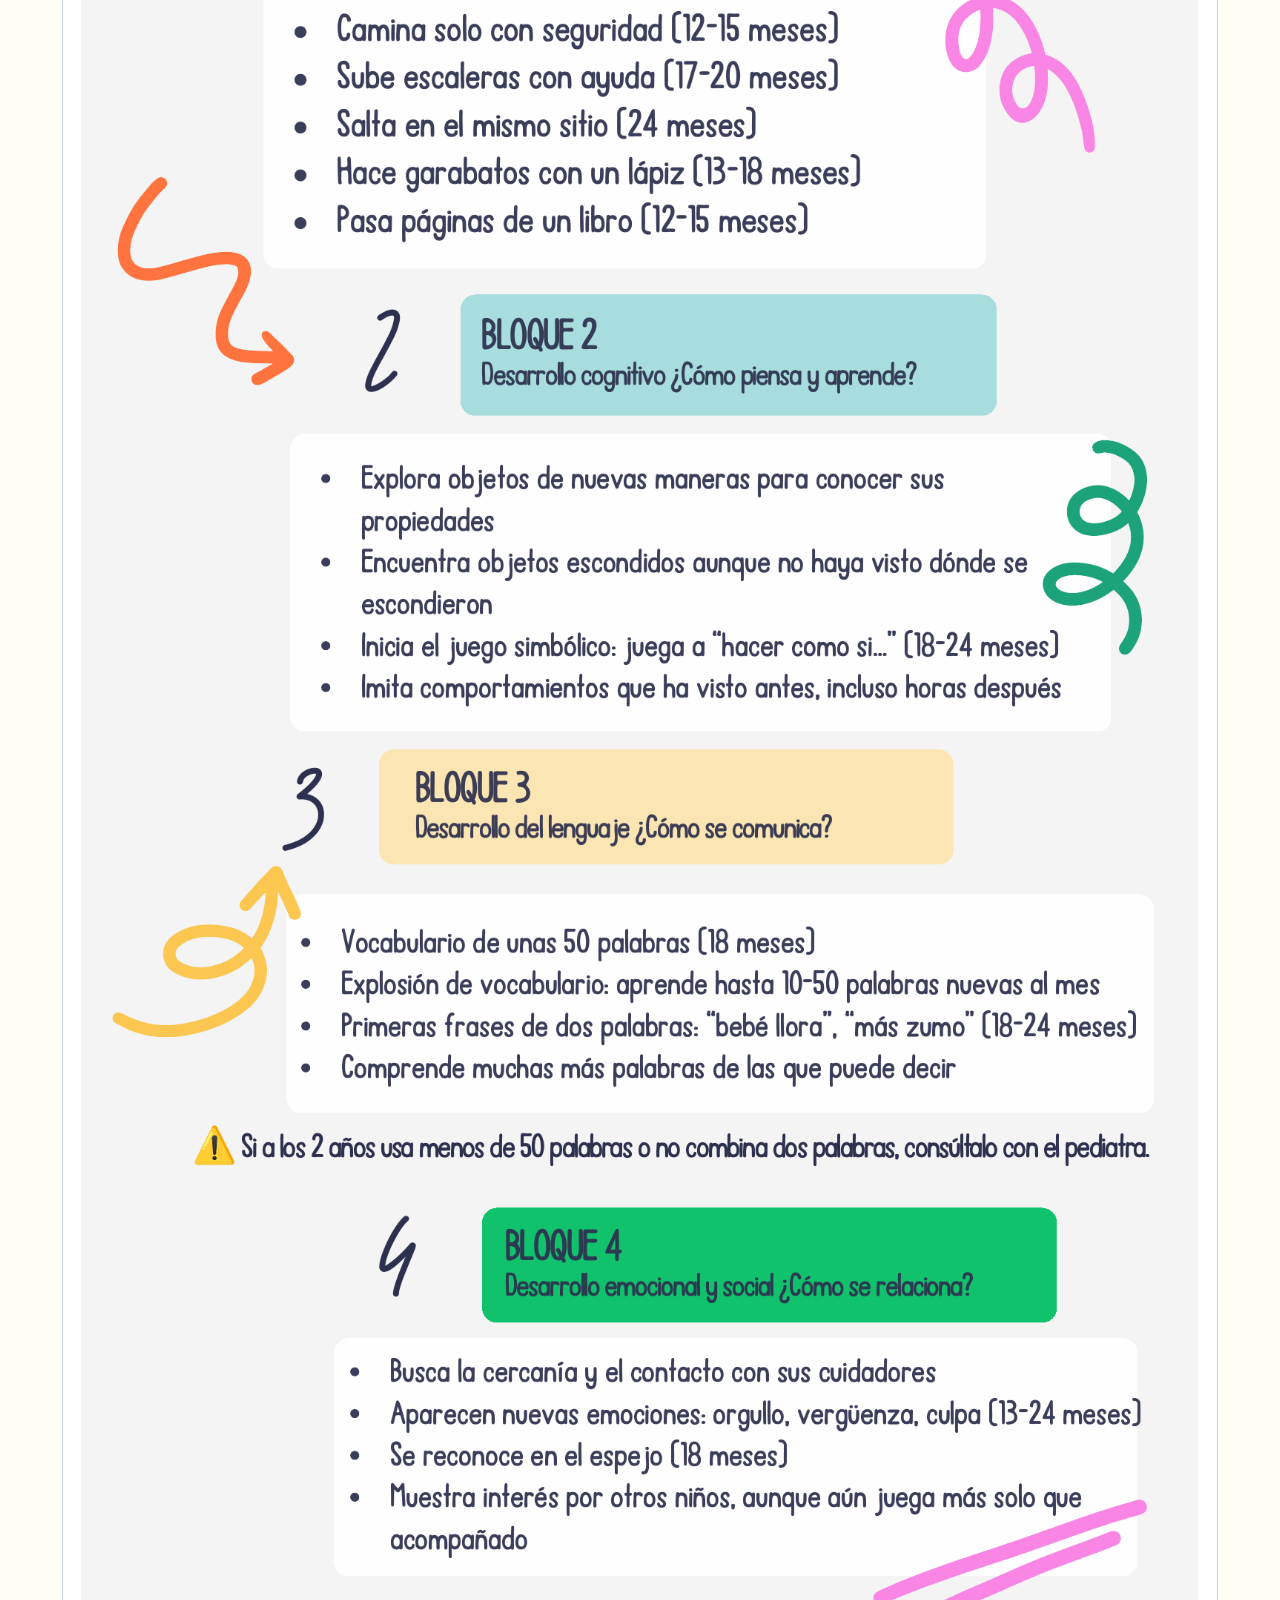
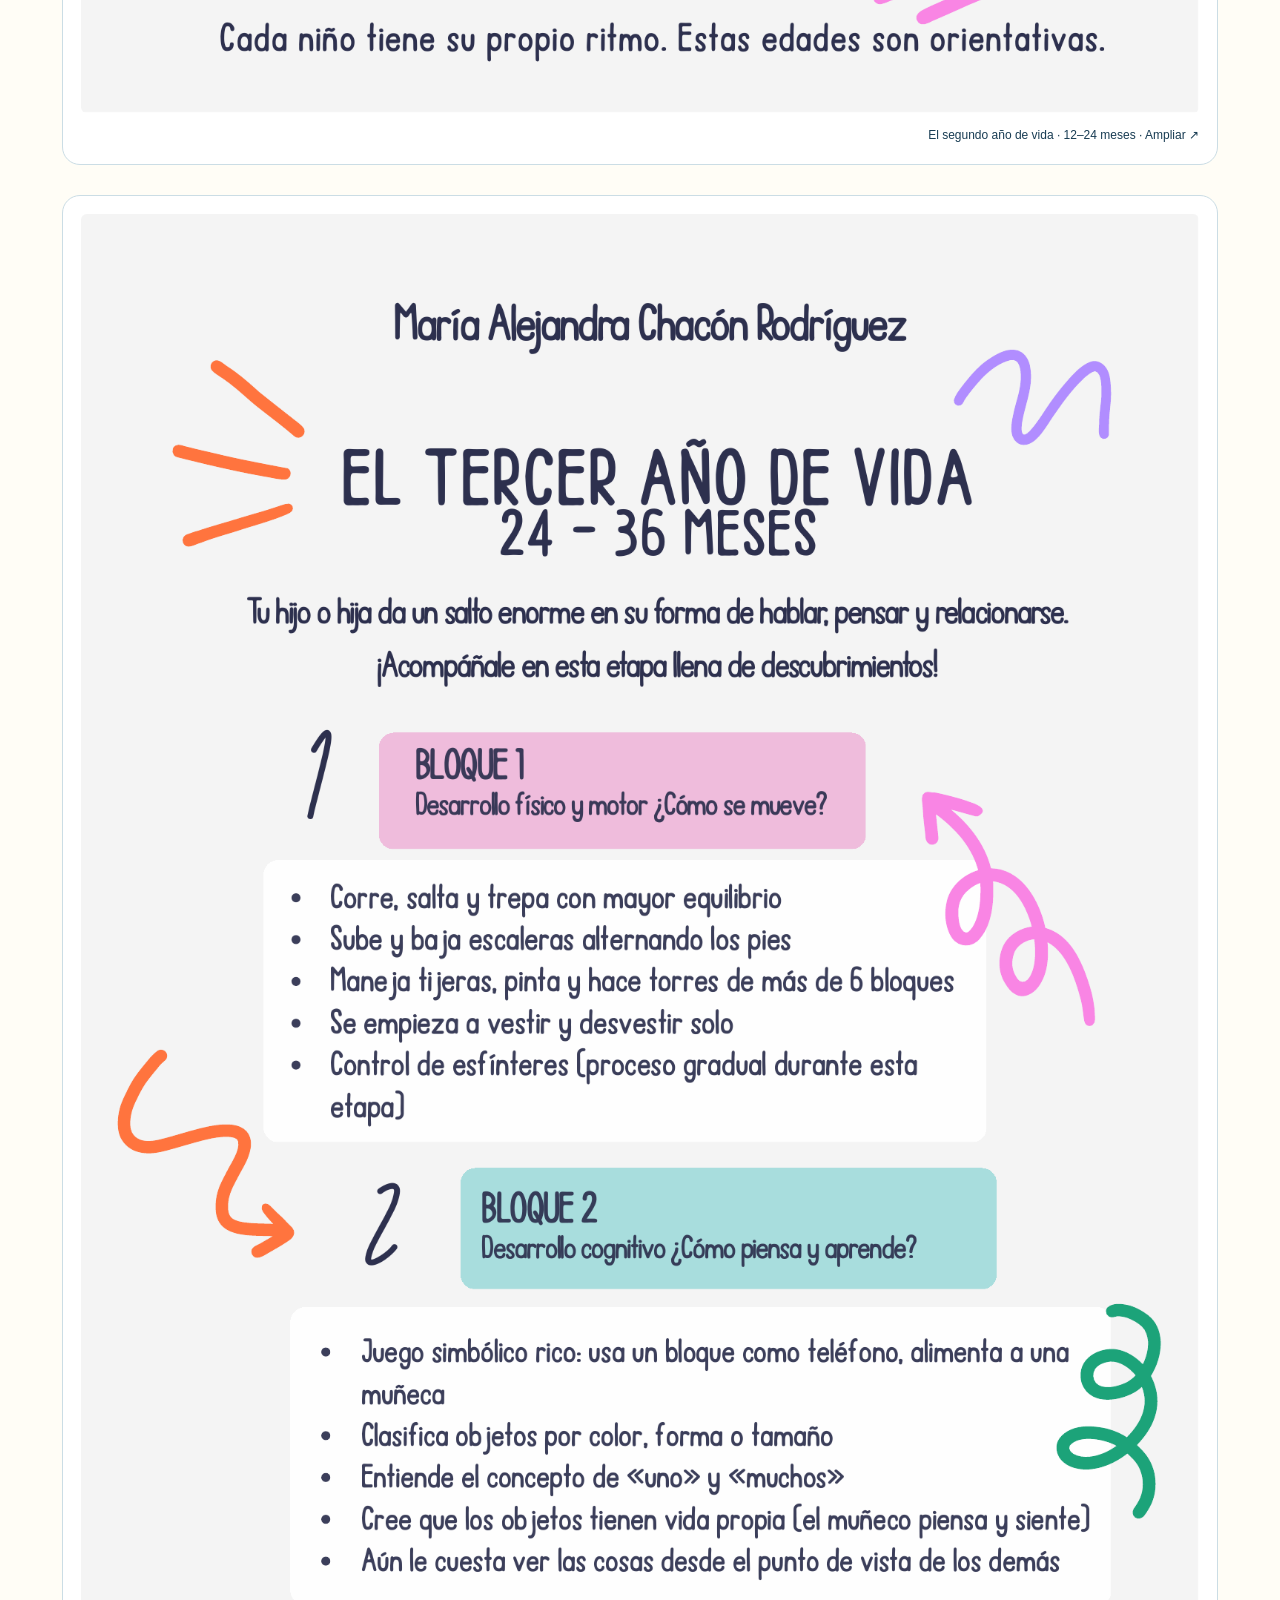
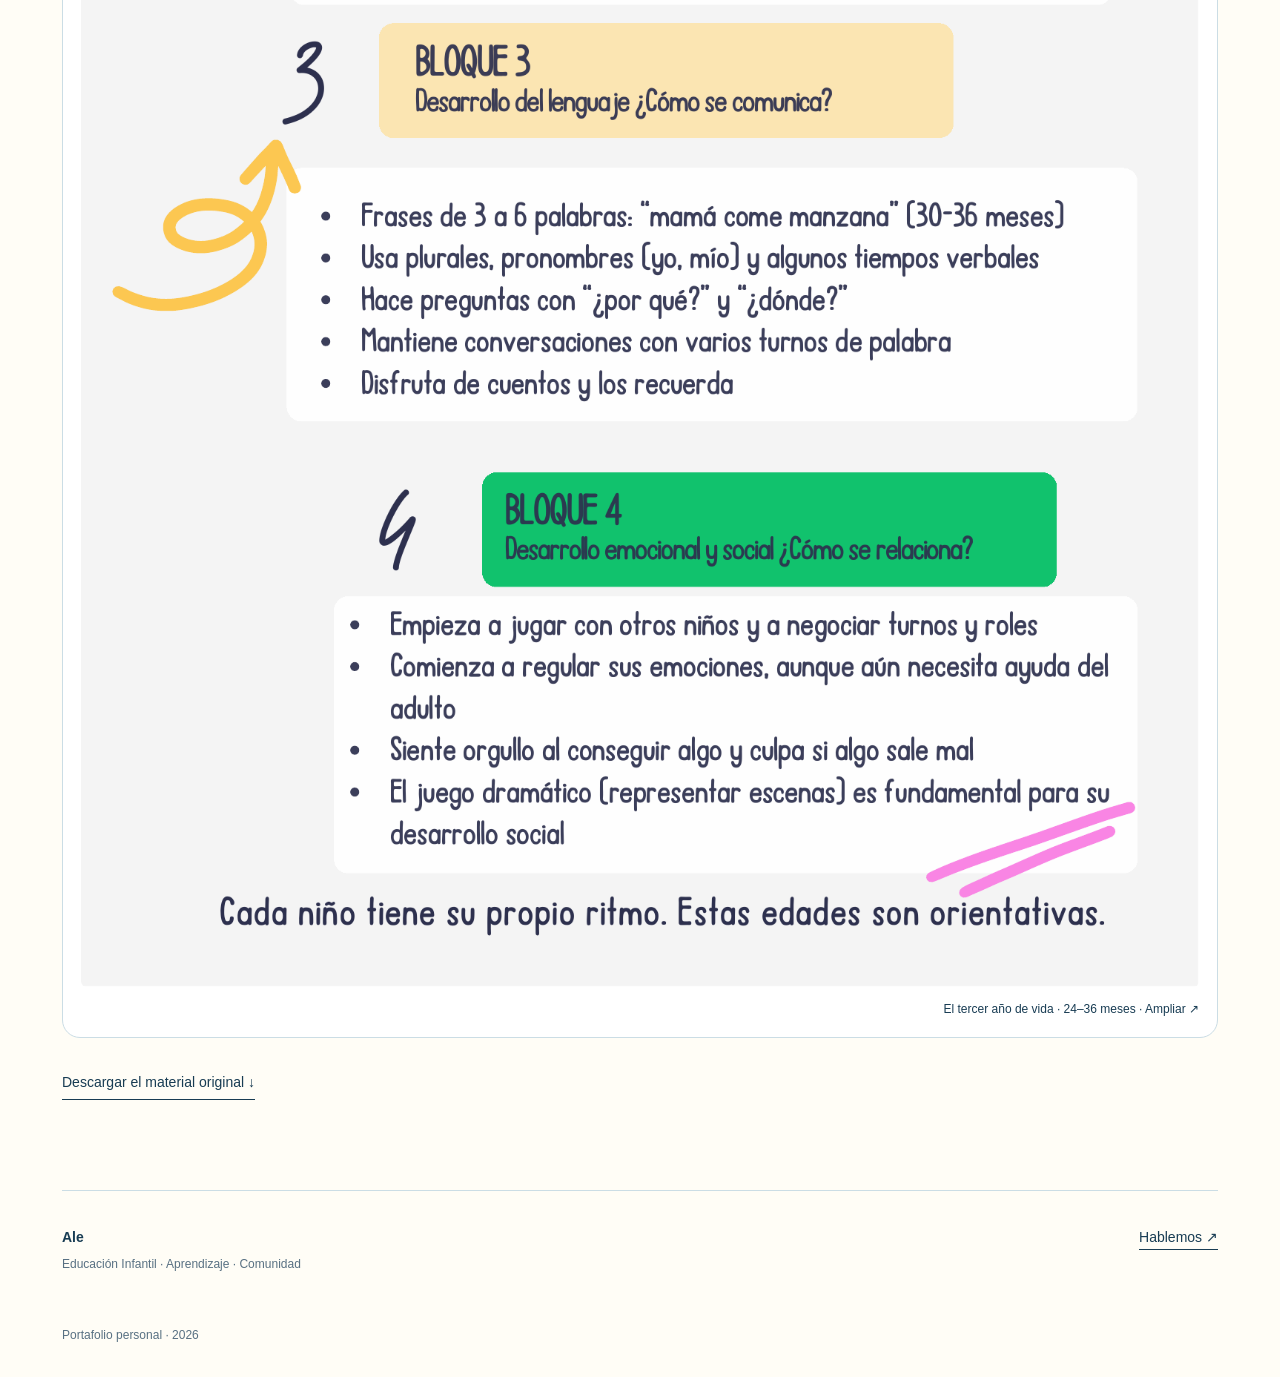
<file: proyectos/desarrollo-infantil.html>
<!doctype html><html lang="es"><head><meta charset="utf-8"><meta name="viewport" content="width=device-width,initial-scale=1"><title>Los tres primeros años de vida · Ale</title><meta name="description" content="Portafolio educativo de Ale, estudiante del Grado en Educación Infantil en UNIR."><meta name="theme-color" content="#b7e5f5"><link rel="icon" type="image/svg+xml" href="../assets/favicon.svg"><link rel="stylesheet" href="../assets/styles.css?v=20261110-infografias-2"><script src="../assets/site.js" defer></script></head><body><a class="skip" href="#contenido">Saltar al contenido</a><header class="site-header"><a class="brand" href="../index.html" aria-label="Ale, presentación"><span class="brand-symbol">Ale<span>✦</span></span><span>Ale<small>PORTAFOLIO EDUCATIVO</small></span></a><button class="menu-toggle" aria-expanded="false" aria-controls="menu">Menú <span>＋</span></button><nav id="menu" aria-label="Navegación principal"><a href="../index.html" >Presentación</a><a href="../cv.html" >CV</a><a href="../proyectos.html" aria-current="page">Proyectos</a><a href="../experiencias.html">Experiencias</a><a href="../onda-ona.html" >Onda Ona</a></nav></header><main id="contenido"><section class="project-intro wrap"><a class="back-link" href="../proyectos.html#infografias">← Volver a Infografías</a><span class="eyebrow">DESARROLLO INFANTIL · 0–36 MESES</span><h1>Los tres primeros<br><em>años de vida.</em></h1><p class="intro-lead">Tres infografías para acercarse a los cambios y aprendizajes de la primera infancia.</p><div class="project-meta"><span>Material académico · Colección de tres infografías</span><span>María Alejandra Chacón Rodríguez</span></div></section><figure class="wrap full-figure"><img src="../assets/desarrollo-infantil-portada.webp" alt="Presentación de los folletos sobre los primeros años de vida"></figure><section class="resource-intro wrap"><div><h2>Crecer, descubrir<br>y relacionarse.</h2><p>El material organiza el desarrollo físico y motor, cognitivo, del lenguaje y emocional y social en tres etapas: 0–12, 12–24 y 24–36 meses.</p><p>Cada niño tiene su propio ritmo. Las edades que aparecen en el material son orientativas.</p></div><a class="button" href="../assets/desarrollo-infantil-0-36-meses.pdf" target="_blank" rel="noopener">Ver las tres infografías en PDF ↗</a></section><section class="gallery wrap"><div class="section-heading"><div><span class="eyebrow">LA COLECCIÓN, AL DETALLE</span><h2>Una mirada a cada etapa.</h2></div><span class="gallery-hint">Toca una imagen para ampliarla</span></div><button class="zoom-image" data-image="../assets/desarrollo-infantil-1.png" data-alt="El primer año de vida: 0–12 meses" aria-label="Ampliar el primer año de vida"><img src="../assets/desarrollo-infantil-1.png" alt="El primer año de vida: 0–12 meses" loading="lazy"><span>El primer año de vida · 0–12 meses · Ampliar ↗</span></button><button class="zoom-image" data-image="../assets/desarrollo-infantil-2.png" data-alt="El segundo año de vida: 12–24 meses" aria-label="Ampliar el segundo año de vida"><img src="../assets/desarrollo-infantil-2.png" alt="El segundo año de vida: 12–24 meses" loading="lazy"><span>El segundo año de vida · 12–24 meses · Ampliar ↗</span></button><button class="zoom-image" data-image="../assets/desarrollo-infantil-3.png" data-alt="El tercer año de vida: 24–36 meses" aria-label="Ampliar el tercer año de vida"><img src="../assets/desarrollo-infantil-3.png" alt="El tercer año de vida: 24–36 meses" loading="lazy"><span>El tercer año de vida · 24–36 meses · Ampliar ↗</span></button><a class="text-link" href="../assets/desarrollo-infantil-0-36-meses.pdf" download>Descargar el material original ↓</a></section><dialog class="image-dialog"><button class="close-dialog" aria-label="Cerrar ampliación">Cerrar ×</button><img alt=""></dialog></main><footer class="site-footer"><div><a class="footer-name" href="../index.html">Ale</a><p>Educación Infantil · Aprendizaje · Comunidad</p></div><a href="mailto:marialechaconrodriguez27@gmail.com">Hablemos <span aria-hidden="true">↗</span></a><p class="footer-note">Portafolio personal · 2026</p></footer></body></html>
</file>
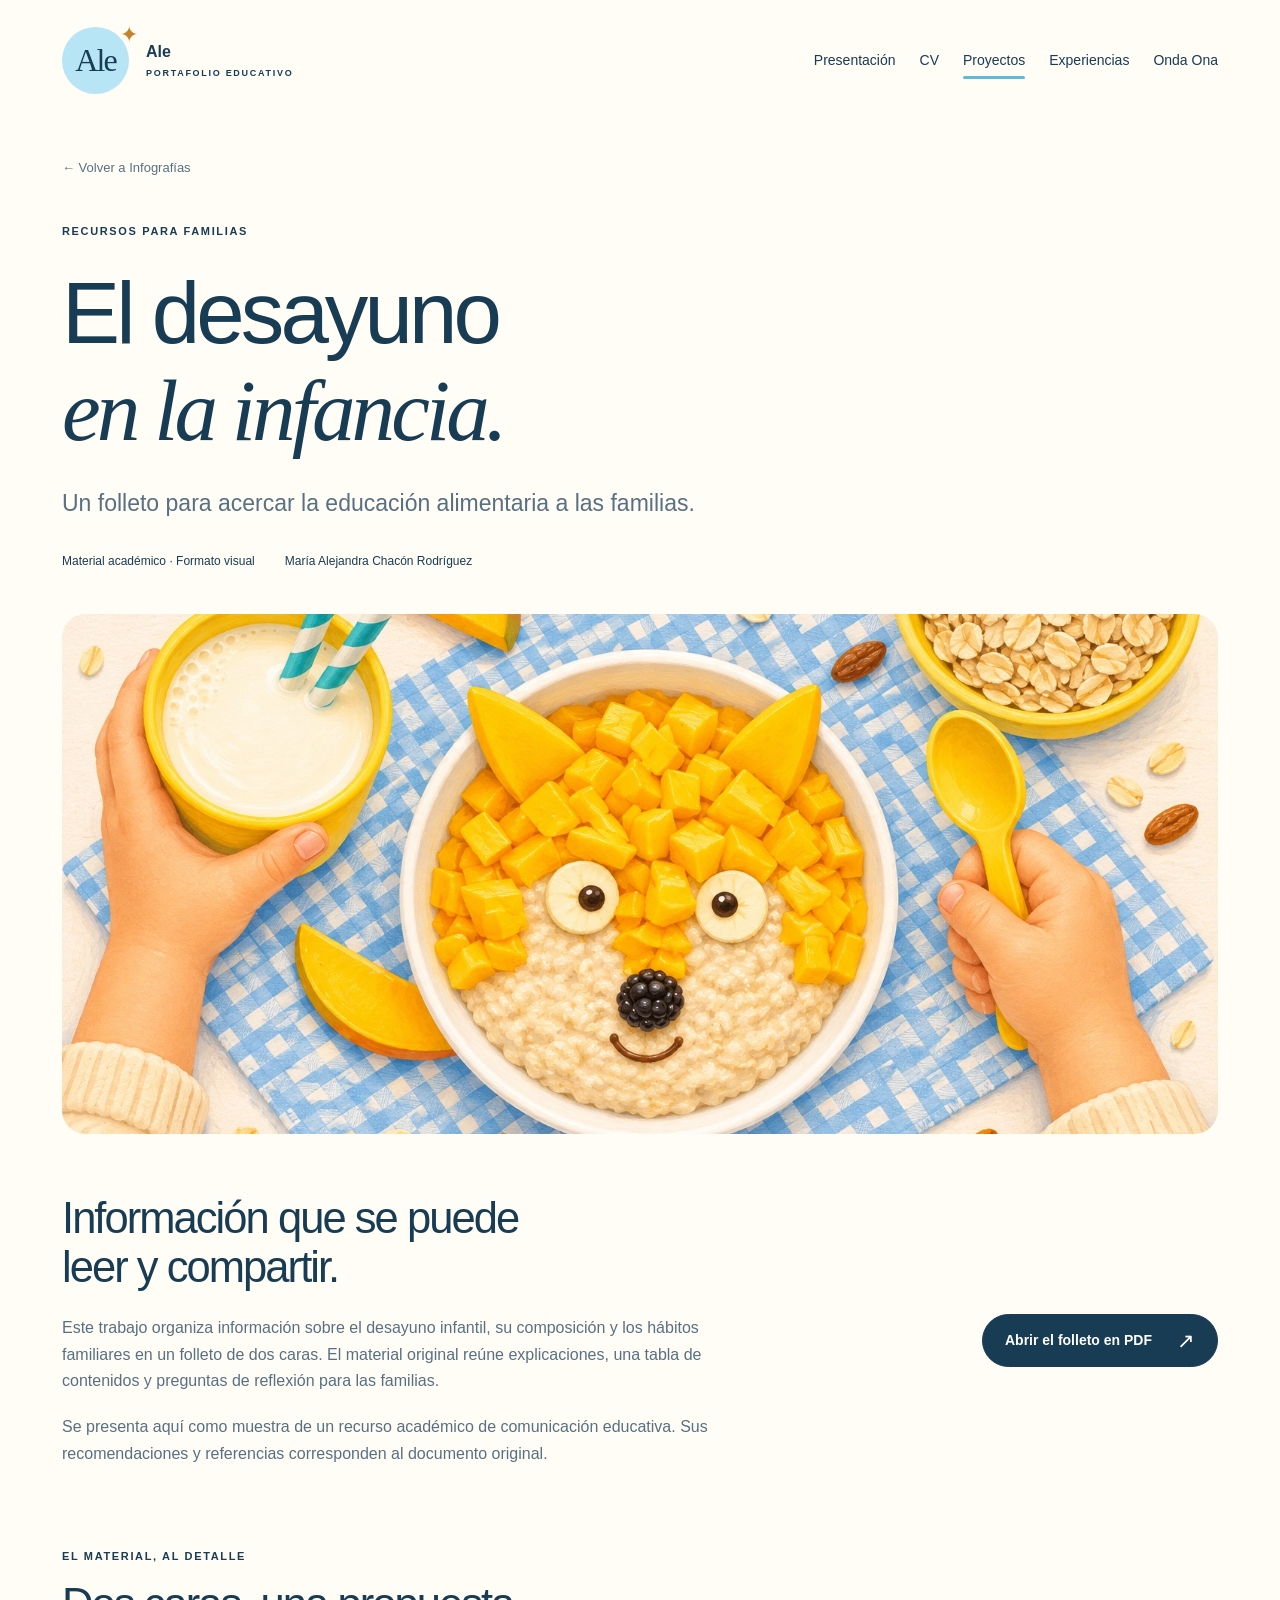
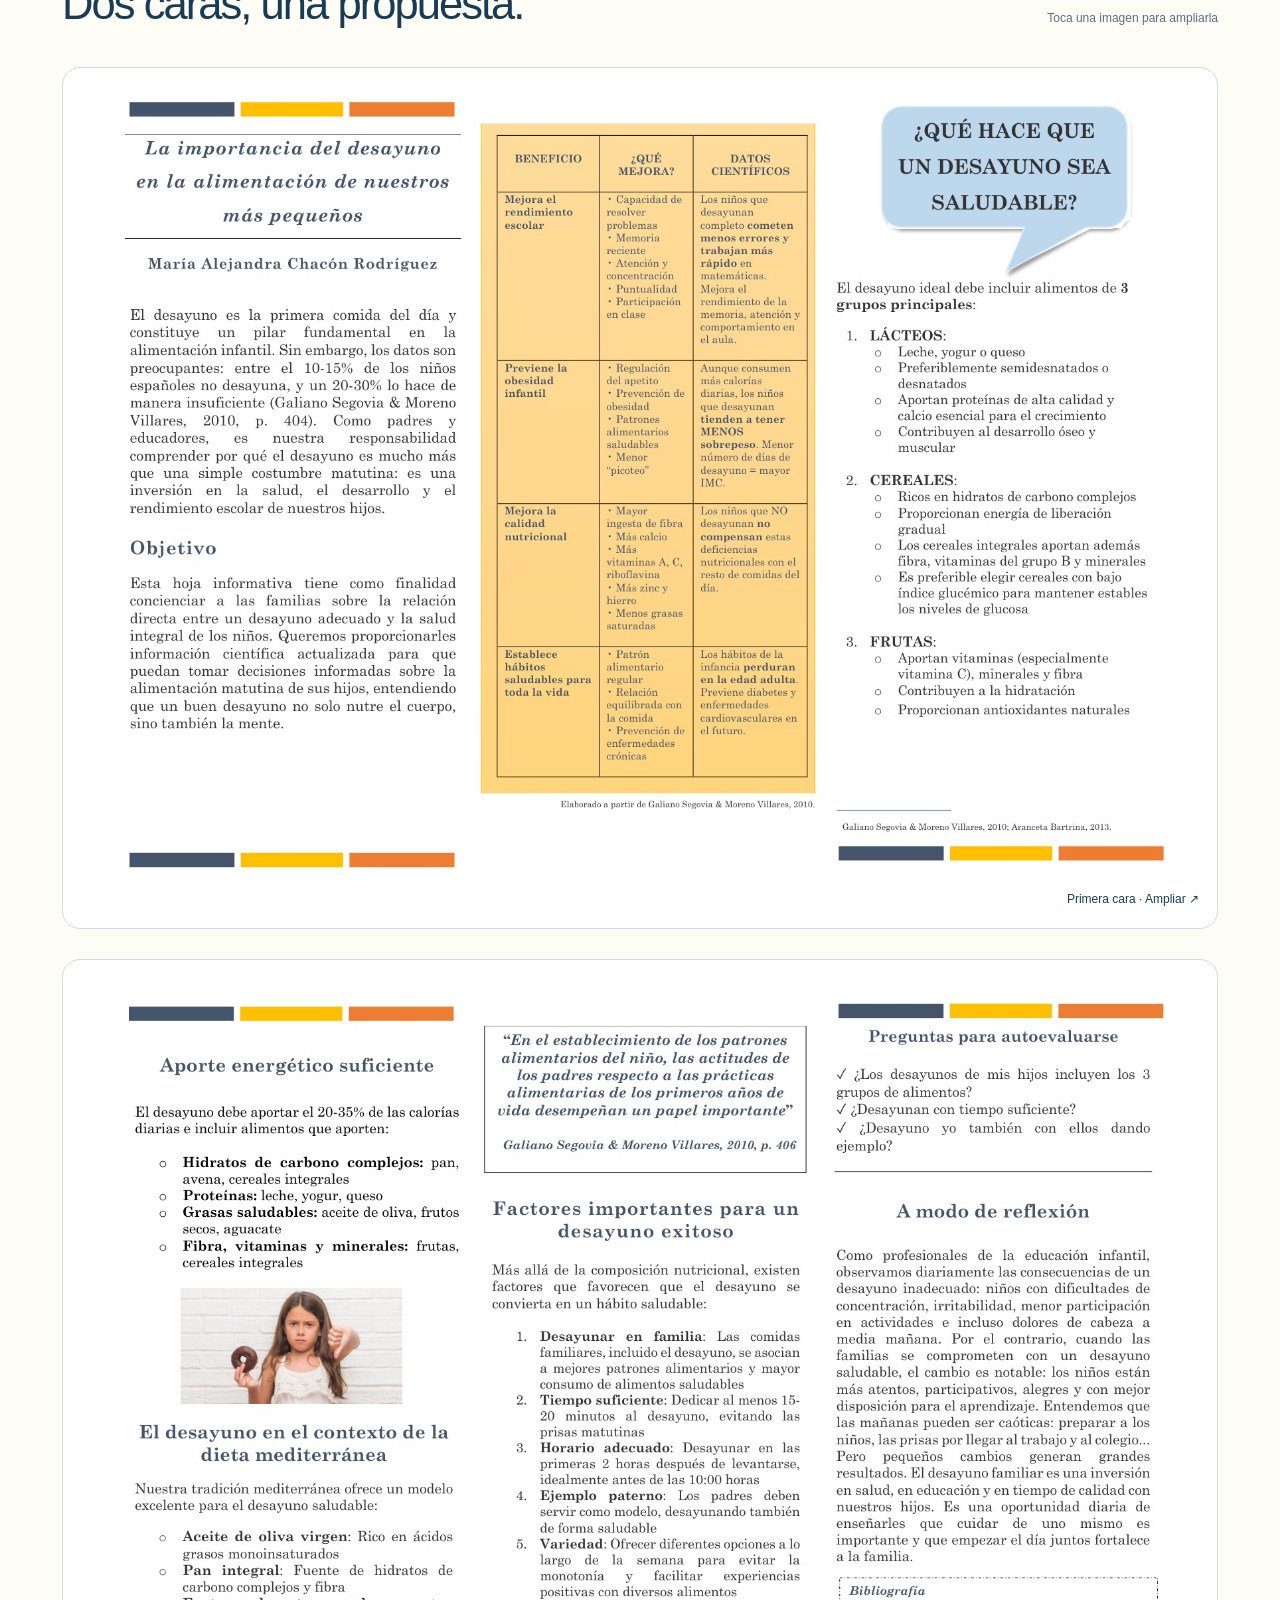
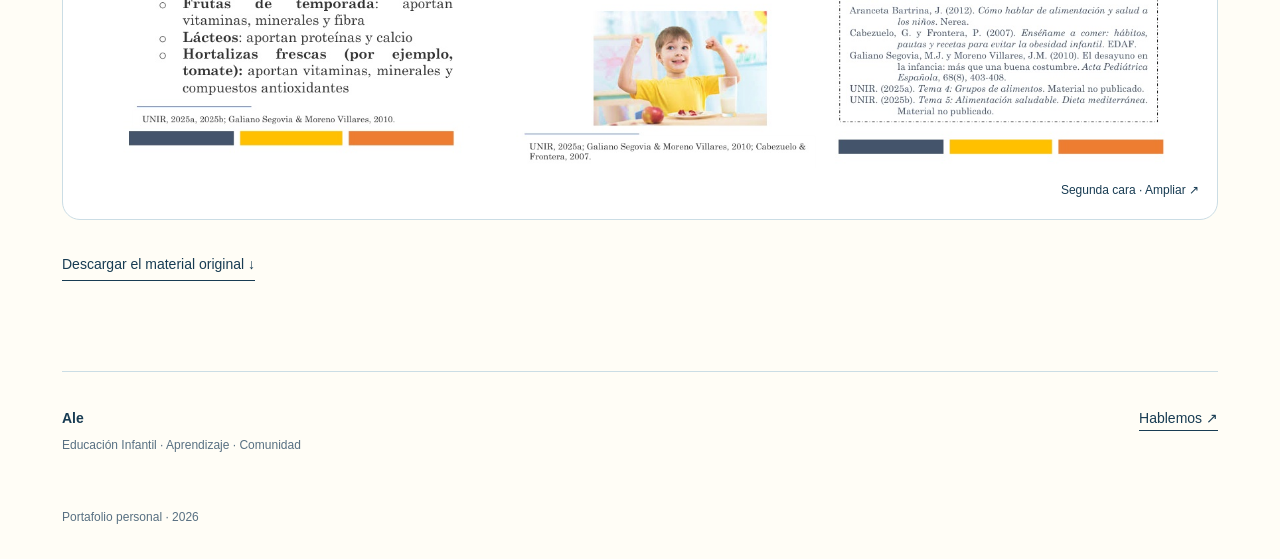
<file: proyectos/desayuno-infantil.html>
<!doctype html><html lang="es"><head><meta charset="utf-8"><meta name="viewport" content="width=device-width,initial-scale=1"><title>El desayuno en la infancia · Ale</title><meta name="description" content="Portafolio educativo de Ale, estudiante del Grado en Educación Infantil en UNIR."><meta name="theme-color" content="#b7e5f5"><link rel="icon" type="image/svg+xml" href="../assets/favicon.svg"><link rel="stylesheet" href="../assets/styles.css?v=20261110-infografias-2"><script src="../assets/site.js" defer></script></head><body><a class="skip" href="#contenido">Saltar al contenido</a><header class="site-header"><a class="brand" href="../index.html" aria-label="Ale, presentación"><span class="brand-symbol">Ale<span>✦</span></span><span>Ale<small>PORTAFOLIO EDUCATIVO</small></span></a><button class="menu-toggle" aria-expanded="false" aria-controls="menu">Menú <span>＋</span></button><nav id="menu" aria-label="Navegación principal"><a href="../index.html" >Presentación</a><a href="../cv.html" >CV</a><a href="../proyectos.html" aria-current="page">Proyectos</a><a href="../experiencias.html">Experiencias</a><a href="../onda-ona.html" >Onda Ona</a></nav></header><main id="contenido"><section class="project-intro wrap"><a class="back-link" href="../proyectos.html#infografias">← Volver a Infografías</a><span class="eyebrow">RECURSOS PARA FAMILIAS</span><h1>El desayuno<br><em>en la infancia.</em></h1><p class="intro-lead">Un folleto para acercar la educación alimentaria a las familias.</p><div class="project-meta"><span>Material académico · Formato visual</span><span>María Alejandra Chacón Rodríguez</span></div></section><figure class="wrap full-figure"><img src="../assets/desayuno-zorrito.webp" alt="Ilustración de un desayuno con avena y mango en forma de zorrito, leche y una cuchara amarilla"></figure><section class="resource-intro wrap"><div><h2>Información que se puede<br>leer y compartir.</h2><p>Este trabajo organiza información sobre el desayuno infantil, su composición y los hábitos familiares en un folleto de dos caras. El material original reúne explicaciones, una tabla de contenidos y preguntas de reflexión para las familias.</p><p>Se presenta aquí como muestra de un recurso académico de comunicación educativa. Sus recomendaciones y referencias corresponden al documento original.</p></div><a class="button" href="../assets/desayuno-infantil.pdf" target="_blank" rel="noopener">Abrir el folleto en PDF <span>↗</span></a></section><section class="gallery wrap"><div class="section-heading"><div><span class="eyebrow">EL MATERIAL, AL DETALLE</span><h2>Dos caras, una propuesta.</h2></div><span class="gallery-hint">Toca una imagen para ampliarla</span></div><button class="zoom-image" data-image="../assets/desayuno-1.jpg" data-alt="Primera cara del folleto sobre el desayuno infantil" aria-label="Ampliar la primera cara del folleto"><img src="../assets/desayuno-1.jpg" alt="Primera cara del folleto: introducción, tabla y grupos de alimentos" loading="lazy"><span>Primera cara · Ampliar ↗</span></button><button class="zoom-image" data-image="../assets/desayuno-2.jpg" data-alt="Segunda cara del folleto sobre el desayuno infantil" aria-label="Ampliar la segunda cara del folleto"><img src="../assets/desayuno-2.jpg" alt="Segunda cara del folleto: hábitos familiares, reflexión y bibliografía" loading="lazy"><span>Segunda cara · Ampliar ↗</span></button><a class="text-link" href="../assets/desayuno-infantil.pdf" download>Descargar el material original ↓</a></section><dialog class="image-dialog"><button class="close-dialog" aria-label="Cerrar ampliación">Cerrar ×</button><img alt=""></dialog></main><footer class="site-footer"><div><a class="footer-name" href="../index.html">Ale</a><p>Educación Infantil · Aprendizaje · Comunidad</p></div><a href="mailto:marialechaconrodriguez27@gmail.com">Hablemos <span aria-hidden="true">↗</span></a><p class="footer-note">Portafolio personal · 2026</p></footer></body></html>
</file>
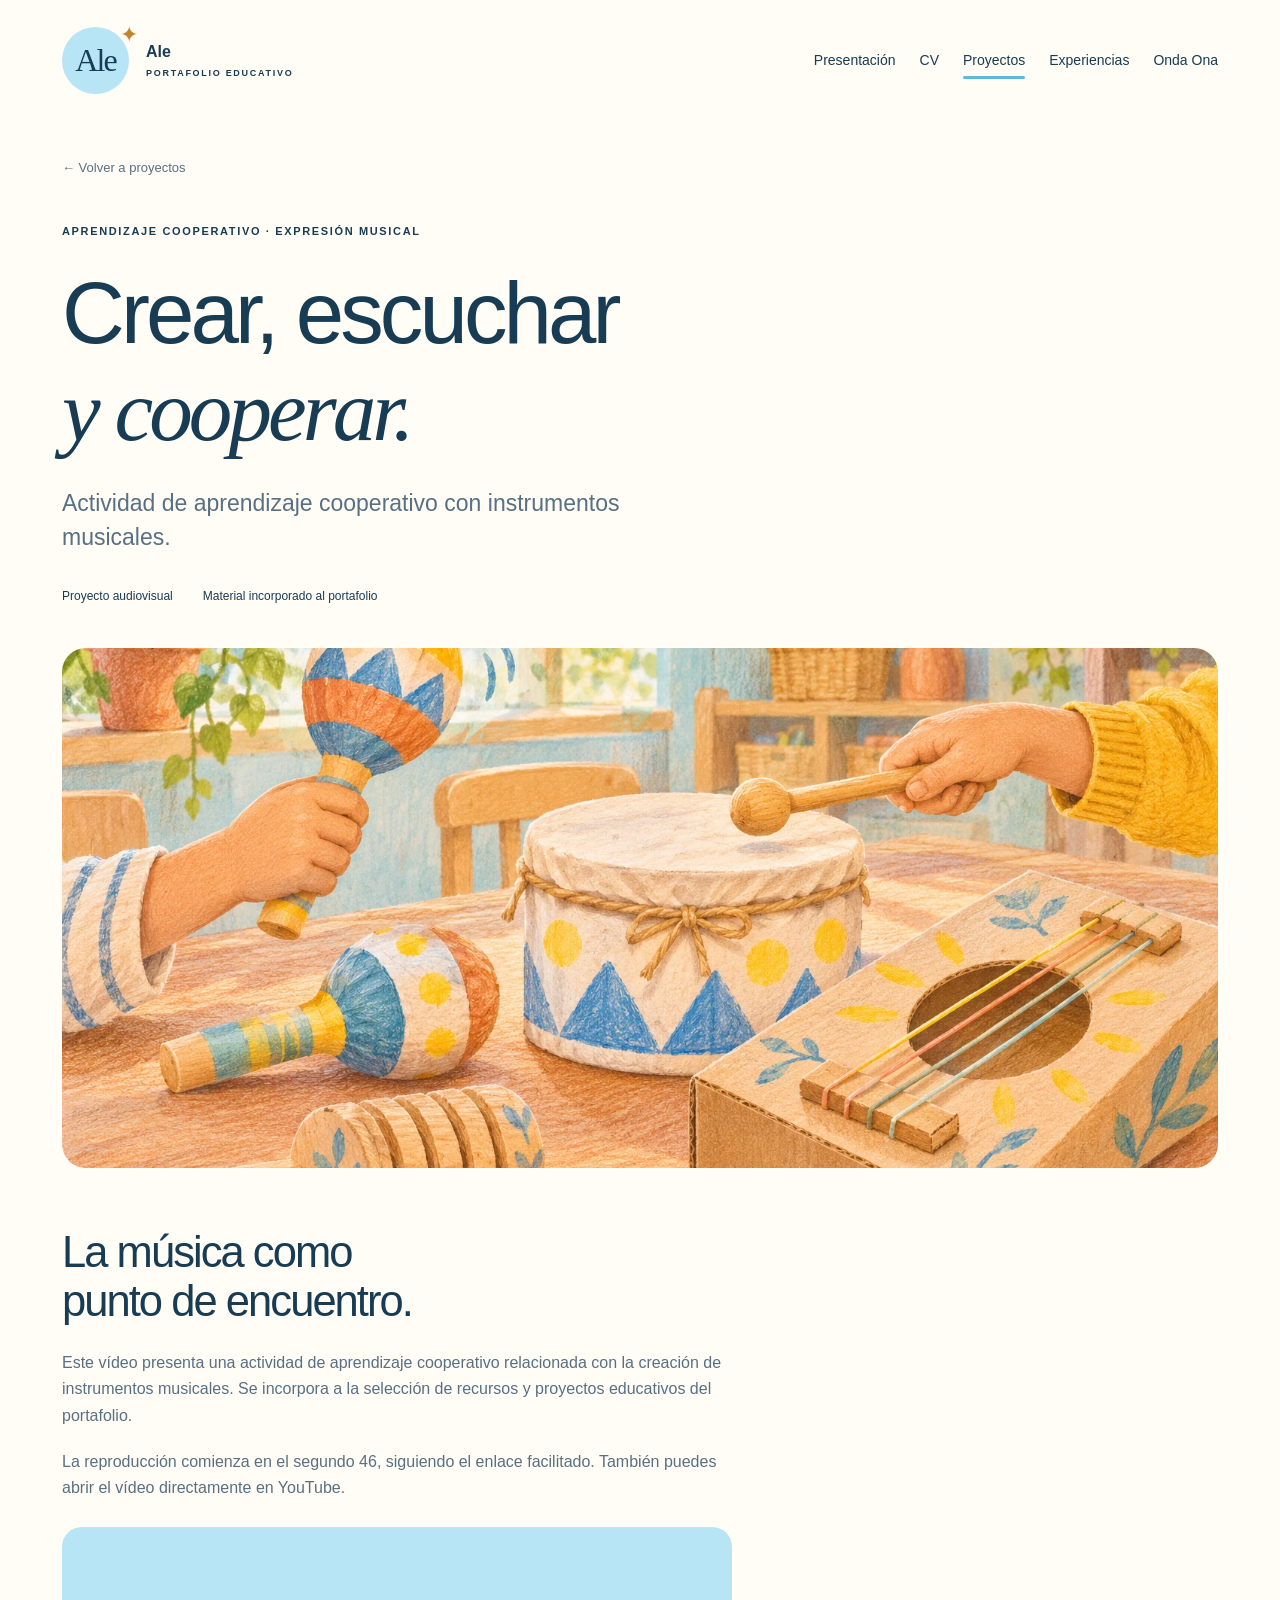
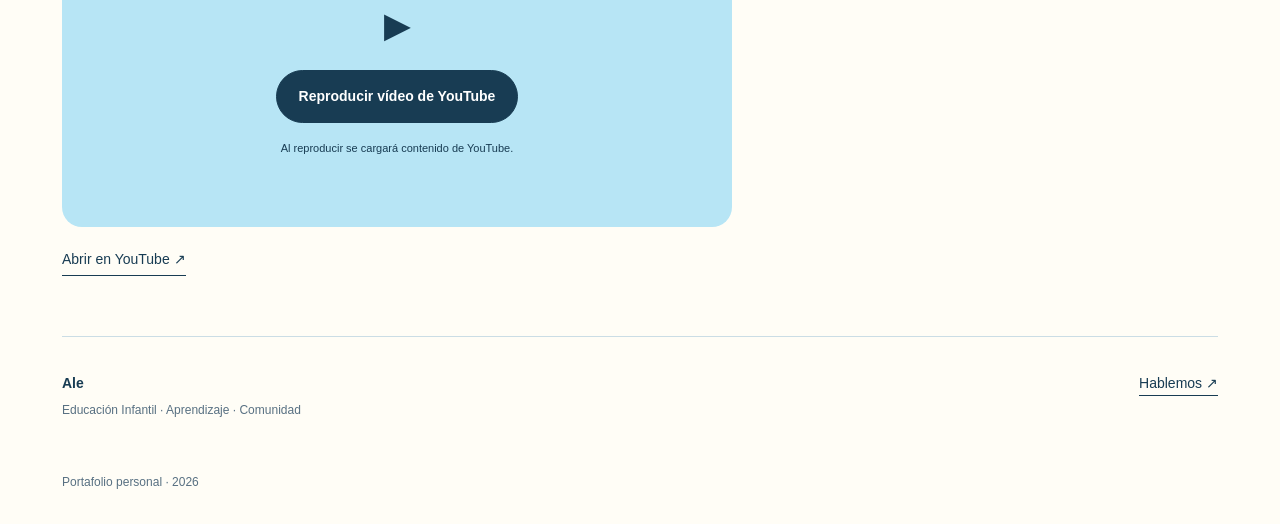
<file: proyectos/instrumentos-musicales.html>
<!doctype html><html lang="es"><head><meta charset="utf-8"><meta name="viewport" content="width=device-width,initial-scale=1"><title>Instrumentos musicales · Ale</title><meta name="description" content="Portafolio educativo de Ale, estudiante del Grado en Educación Infantil en UNIR."><meta name="theme-color" content="#b7e5f5"><link rel="icon" type="image/svg+xml" href="../assets/favicon.svg"><link rel="stylesheet" href="../assets/styles.css?v=20261110-infografias-2"><script src="../assets/site.js" defer></script></head><body><a class="skip" href="#contenido">Saltar al contenido</a><header class="site-header"><a class="brand" href="../index.html" aria-label="Ale, presentación"><span class="brand-symbol">Ale<span>✦</span></span><span>Ale<small>PORTAFOLIO EDUCATIVO</small></span></a><button class="menu-toggle" aria-expanded="false" aria-controls="menu">Menú <span>＋</span></button><nav id="menu" aria-label="Navegación principal"><a href="../index.html" >Presentación</a><a href="../cv.html" >CV</a><a href="../proyectos.html" aria-current="page">Proyectos</a><a href="../experiencias.html">Experiencias</a><a href="../onda-ona.html" >Onda Ona</a></nav></header><main id="contenido"><section class="project-intro wrap"><a class="back-link" href="../proyectos.html">← Volver a proyectos</a><span class="eyebrow">APRENDIZAJE COOPERATIVO · EXPRESIÓN MUSICAL</span><h1>Crear, escuchar<br><em>y cooperar.</em></h1><p class="intro-lead">Actividad de aprendizaje cooperativo con instrumentos musicales.</p><div class="project-meta"><span>Proyecto audiovisual</span><span>Material incorporado al portafolio</span></div></section><figure class="wrap full-figure"><img src="../assets/musica-ilustrada.webp" alt="Manos infantiles exploran maracas, un tambor y una guitarra de cartón"></figure><section class="resource-intro wrap"><div><h2>La música como<br>punto de encuentro.</h2><p>Este vídeo presenta una actividad de aprendizaje cooperativo relacionada con la creación de instrumentos musicales. Se incorpora a la selección de recursos y proyectos educativos del portafolio.</p><p>La reproducción comienza en el segundo 46, siguiendo el enlace facilitado. También puedes abrir el vídeo directamente en YouTube.</p><div class="video-placeholder" data-video="JVJZKJXJh3U" data-start="46"><span class="play-symbol" aria-hidden="true">▶</span><button class="button load-video" type="button">Reproducir vídeo de YouTube</button><span>Al reproducir se cargará contenido de YouTube.</span></div><a class="text-link" href="https://www.youtube.com/watch?v=JVJZKJXJh3U&amp;t=46s" target="_blank" rel="noopener">Abrir en YouTube ↗</a></div></section></main><footer class="site-footer"><div><a class="footer-name" href="../index.html">Ale</a><p>Educación Infantil · Aprendizaje · Comunidad</p></div><a href="mailto:marialechaconrodriguez27@gmail.com">Hablemos <span aria-hidden="true">↗</span></a><p class="footer-note">Portafolio personal · 2026</p></footer></body></html>
</file>
<file: assets/styles.css>
@charset "UTF-8";
:root{--ink:#183c53;--muted:#587082;--blue:#b7e5f5;--pale:#edf7fb;--cream:#fffdf6;--coral:#f5b5a3;--yellow:#f7d66b;--line:#cbdde5;--max:1220px}*{box-sizing:border-box}html{scroll-behavior:smooth}body{margin:0;background:var(--cream);color:var(--ink);font-family:Inter,"Avenir Next",Avenir,"Segoe UI",sans-serif;font-size:17px;line-height:1.65}a{color:inherit;text-decoration:none}button{font:inherit;cursor:pointer}img{max-width:100%;display:block}h1,h2,h3,p{margin-top:0}h1,h2,h3{font-weight:500;line-height:1.12;letter-spacing:-.045em}h1{font-size:clamp(50px,6.6vw,92px);margin-bottom:26px}h1 em,h2 em{font-family:Georgia,"Times New Roman",serif;font-weight:400}h2{font-size:clamp(32px,3.4vw,46px);margin-bottom:24px}h3{font-size:27px;line-height:1.2}p{margin-bottom:20px}a:focus-visible,button:focus-visible,summary:focus-visible{outline:3px solid #136785;outline-offset:6px}a,button{-webkit-tap-highlight-color:transparent}.wrap{max-width:var(--max);margin-inline:auto;padding-inline:32px}.site-header{max-width:var(--max);padding:27px 32px;display:flex;justify-content:space-between;gap:30px;align-items:center;margin:auto}.brand{display:flex;align-items:center;gap:17px;font-size:16px;font-weight:600;line-height:1.3}.brand small{display:block;font-size:9px;letter-spacing:.19em;margin-top:5px}.brand-symbol{font-family:Georgia,serif;position:relative;font-size:32px;background:var(--blue);width:67px;height:67px;display:grid;place-items:center;border-radius:50%;font-weight:400;letter-spacing:-.06em}.brand-symbol>span{font-size:22px;position:absolute;top:-6px;right:-7px;color:#c2852d}.site-header nav{display:flex;gap:34px;font-size:14px}.site-header nav a{padding:8px 0;position:relative}.site-header nav a[aria-current=page]:after{content:"";position:absolute;height:3px;background:#60b9da;bottom:1px;left:0;right:0;border-radius:2px}.menu-toggle{display:none}.hero{display:grid;grid-template-columns:1.22fr 1fr;align-items:center;gap:60px;padding-top:58px;padding-bottom:78px;min-height:650px}.eyebrow{display:block;letter-spacing:.15em;font-weight:650;font-size:11px;margin-bottom:24px}.status-dot{display:inline-block;width:8px;height:8px;border-radius:100%;background:#3b9d94;margin-right:9px}.hero h1{font-size:clamp(54px,5.7vw,80px);line-height:1.08}.hero-lead{font-size:25px;line-height:1.35}.hero-description{max-width:470px;color:var(--muted);font-size:16px}.hero-description strong{font-weight:600;color:var(--ink)}.actions{display:flex;align-items:center;gap:24px;flex-wrap:wrap;margin-top:28px}.button{background:var(--ink);color:white;padding:14px 22px;border:1px solid var(--ink);border-radius:40px;display:inline-flex;gap:25px;align-items:center;justify-content:center;font-size:14px;font-weight:550;transition:transform .2s,background .2s}.button:hover{background:#245a76;transform:translateY(-2px)}.button span{font-size:21px;line-height:1}.text-link{font-size:14px;border-bottom:1px solid var(--ink);padding-bottom:4px;display:inline-block}.text-link>span{margin-left:12px}.portrait-composition{height:500px;position:relative;padding-top:23px}.portrait-bg{position:absolute;inset:50px -10px 40px 25px;background:var(--blue);border-radius:48% 48% 32px 32px;transform:rotate(7deg)}.portrait{position:relative;width:310px;height:397px;object-fit:cover;object-position:50% 45%;border-radius:46% 46% 8px 8px;margin:auto;filter:saturate(.9)}.sunburst{position:absolute;z-index:2;color:var(--yellow);font-size:140px;line-height:1;top:0;right:-6px;transform:rotate(10deg)}.portrait-caption{position:absolute;bottom:20px;right:0;font-family:Georgia,serif;font-size:27px;font-style:italic;line-height:1.1;transform:rotate(-5deg)}.floating-label{position:absolute;bottom:72px;left:-22px;background:var(--cream);border:1px solid var(--ink);box-shadow:4px 4px 0 var(--coral);padding:10px 19px;border-radius:30px;font-size:13px;transform:rotate(-8deg)}.floating-label span{margin:0 10px}.ticker{display:flex;align-items:center;justify-content:space-evenly;gap:25px;background:var(--blue);padding:17px 32px;font-size:16px;letter-spacing:.02em}.ticker i{font-style:normal;font-size:25px;color:#307494}.about-section{display:grid;grid-template-columns:1fr 1fr;gap:80px;padding-top:95px;padding-bottom:85px}.about-section>div:last-child{color:var(--muted);font-size:16px}.about-section .text-link{color:var(--ink)}.projects-section{padding-bottom:90px}.section-heading{display:flex;justify-content:space-between;align-items:end;gap:25px;margin-bottom:38px}.section-heading h2{margin:0}.section-heading .eyebrow{margin-bottom:15px}.project-grid{display:grid;grid-template-columns:repeat(3,minmax(0,1fr));gap:24px}.project-card{border:1px solid #dae1de;border-radius:24px;overflow:hidden;background:white;display:flex;flex-direction:column;transition:transform .25s,box-shadow .25s}.project-card:hover{transform:translateY(-7px);box-shadow:0 12px 30px #183c5310}.card-image{height:218px;overflow:hidden}.card-image>img{width:100%;height:100%;object-fit:cover;transition:transform .4s}.project-card:hover .card-image>img{transform:scale(1.045)}.card-body{padding:26px;flex:1;display:flex;flex-direction:column}.card-body .tag{font-size:9px;letter-spacing:.1em;font-weight:700;margin-bottom:17px}.card-body h3{font-size:26px;letter-spacing:-.035em;margin-bottom:17px}.card-body p{font-size:14px;color:var(--muted)}.card-link{display:flex;justify-content:space-between;font-size:13px;margin-top:auto;padding-top:12px}.card-link span{font-size:22px}.breakfast-cover{background:#f8d8c3;display:flex;flex-direction:column;align-items:center;justify-content:center;text-align:center;font-family:Georgia,serif;font-size:29px;line-height:1.05;color:#5f4334;position:relative}.breakfast-cover .breakfast-sun{font-size:70px;color:#c97a45;line-height:1;margin-bottom:10px}.breakfast-cover .cover-caption{font:8px sans-serif;letter-spacing:.16em;margin-top:15px}.seed-cover{background:#f5df9d}.seed-cover>img{object-fit:cover;object-position:center}.onda-banner{display:flex;align-items:center;gap:35px;background:var(--pale);border-radius:28px;padding:40px 48px;margin-bottom:90px;max-width:1156px}.onda-banner h2{margin-bottom:12px}.onda-banner .eyebrow{margin-bottom:14px}.onda-banner p{font-size:15px;margin:0;max-width:440px}.onda-banner .button{margin-left:auto;flex-shrink:0}.onda-mark{font:120px/1 Georgia,serif;color:#60bddb}.button.light{background:transparent;color:var(--ink)}.button.light:hover{background:var(--blue)}.site-footer{border-top:1px solid var(--line);max-width:1156px;margin:auto;display:flex;flex-wrap:wrap;justify-content:space-between;gap:25px;padding:35px 0 25px;font-size:14px}.footer-name{font-weight:600}.site-footer p{font-size:12px;color:var(--muted);margin:6px 0}.site-footer>a{border-bottom:1px solid var(--ink);align-self:flex-start}.footer-note{width:100%;padding-top:15px}.page-intro{padding-top:70px;padding-bottom:60px}.page-intro h1{margin-bottom:22px}.intro-lead{font-size:23px;color:var(--muted);max-width:660px;line-height:1.5}.projects-page{padding-bottom:80px}.editorial-note{border-top:1px solid var(--line);display:flex;gap:35px;align-items:baseline;margin-top:65px;padding-top:25px}.editorial-note>span{font-size:11px;font-weight:600;letter-spacing:.15em;white-space:nowrap}.editorial-note p{font-size:15px;max-width:620px;color:var(--muted)}.cv-layout{display:grid;grid-template-columns:300px minmax(0,1fr);gap:90px;padding-bottom:80px}.profile-aside{background:var(--pale);padding:28px;border-radius:22px;align-self:start;position:sticky;top:24px}.profile-aside>img{width:150px;height:185px;object-fit:cover;object-position:top;border-radius:80px 80px 12px 12px;margin-bottom:24px}.profile-aside h2{font-size:26px}.profile-aside p{font-size:14px}.small-label{font-size:10px;letter-spacing:.1em;margin-bottom:20px}.profile-aside .text-link{font-size:12px}.print-cv{font-size:12px;margin-top:28px;padding:11px 15px}.cv-content>section{margin-bottom:50px}.cv-content h2{font-size:34px}.cv-content p{font-size:16px;color:var(--muted)}.timeline-item{border-top:1px solid var(--line);padding-top:24px;margin-top:24px}.timeline-item h3{font-size:23px;letter-spacing:-.025em;margin:9px 0}.date{font-size:11px;font-weight:650;letter-spacing:.1em;color:#53778a}.timeline-item p{margin-bottom:12px}.pill{background:#dbefeb;display:inline-block;border-radius:25px;padding:4px 12px;font-size:11px}.pill-list{display:flex;flex-wrap:wrap;gap:9px;margin-bottom:22px}.pill-list>span{padding:7px 15px;background:var(--pale);border-radius:30px;font-size:13px}.onda-hero{text-align:center;padding-top:60px;padding-bottom:100px;min-height:650px;background:radial-gradient(ellipse at 50% 45%,#d7f0fa,transparent 68%)}.onda-hero h1{font-size:clamp(70px,11vw,145px);margin-top:5px}.onda-hero p{max-width:600px;margin-inline:auto}.onda-hero .button{margin-top:20px}.onda-big{font:160px/1 Georgia,serif;color:#69b9d7;display:block}.project-intro{padding-top:36px;padding-bottom:42px}.back-link{display:block;font-size:13px;margin-bottom:44px;color:var(--muted)}.project-intro h1{font-size:clamp(50px,6.8vw,88px)}.project-intro .eyebrow{margin-bottom:23px}.project-meta{display:flex;gap:30px;flex-wrap:wrap;font-size:12px;padding-top:12px}.full-figure{margin-top:0;margin-bottom:60px}.full-figure>img{width:100%;max-height:520px;object-fit:cover;border-radius:24px}.full-figure figcaption{font-size:11px;color:var(--muted);margin-top:10px}.article-layout{display:grid;grid-template-columns:240px minmax(0,1fr);gap:65px;padding-bottom:90px}.article-aside{align-self:start;position:sticky;top:35px;font-size:14px}.article-aside p{color:var(--muted)}.article-aside a{display:block;border-top:1px solid var(--line);padding:12px 0;font-size:13px}.reading{max-width:760px}.reading h2{font-size:33px;margin-top:40px}.reading p{font-size:17px;line-height:1.85;margin-bottom:24px}.reading .article-note{font-size:13px;line-height:1.6;background:var(--pale);padding:18px 22px;border-radius:12px;margin-bottom:30px;color:var(--muted)}.references{border-block:1px solid var(--line);padding:20px 0;margin:40px 0;overflow-wrap:anywhere}.references summary{font-size:16px;cursor:pointer;font-weight:600}.references p{font-size:13px;line-height:1.7;margin:18px 0 0}.video-placeholder{min-height:300px;background:var(--blue);border-radius:20px;display:flex;flex-direction:column;justify-content:center;align-items:center;gap:16px;text-align:center;padding:30px;margin:25px 0 18px}.play-symbol{font-size:35px}.video-placeholder>span:last-child{font-size:11px}.video-placeholder iframe{width:100%;aspect-ratio:16/9;border:0;border-radius:14px}.video-placeholder:has(iframe){padding:0;background:#000;min-height:0}.resource-intro{display:flex;align-items:center;justify-content:space-between;gap:50px;padding-bottom:60px}.resource-intro>div{max-width:670px}.resource-intro p{font-size:16px;color:var(--muted)}.resource-intro .button{flex-shrink:0}.gallery{padding-bottom:90px}.gallery-hint{font-size:12px;color:var(--muted)}.zoom-image{position:relative;background:white;border:1px solid var(--line);border-radius:18px;padding:18px;margin-bottom:30px;display:block;width:100%;overflow:hidden}.zoom-image img{width:100%;border-radius:6px}.zoom-image>span{display:block;text-align:right;font-size:12px;margin-top:13px;color:var(--ink)}.zoom-image:hover{border-color:var(--ink)}.image-dialog{max-width:96vw;width:1400px;max-height:94vh;border:0;padding:55px 15px 20px;background:white;border-radius:16px}.image-dialog::backdrop{background:#163043bb}.image-dialog img{width:100%;height:auto}.close-dialog{position:absolute;top:12px;right:15px;background:var(--pale);border:0;padding:8px 18px;border-radius:30px;color:var(--ink);font-size:13px}.learning-overview{display:grid;grid-template-columns:repeat(3,1fr);gap:35px;margin-bottom:55px}.learning-step{padding-top:25px;border-top:1px solid var(--line)}.learning-step>span{font:35px Georgia,serif;color:#509ebc;display:block;margin-bottom:22px}.learning-step h2{font-size:25px}.learning-step p{font-size:15px;color:var(--muted)}.seed-preview{padding-bottom:70px;margin-block:0}.seed-preview img{border-radius:25px;width:100%;border:1px solid var(--line)}.skip{position:fixed;top:-70px;left:20px;padding:10px 20px;background:var(--ink);color:white;z-index:100}.skip:focus{top:15px}
@media(min-width:1500px){.hero{padding-top:80px;padding-bottom:100px}}
@media(max-width:1100px){.hero{gap:25px}.hero h1{font-size:65px}.portrait-composition{transform:scale(.9)}.site-footer{margin-inline:32px}.onda-banner{margin-inline:32px}.project-grid{gap:17px}.card-body{padding:22px}.resource-intro{flex-direction:column;align-items:start}.cv-layout{gap:45px;grid-template-columns:260px 1fr}.article-layout{gap:35px;grid-template-columns:190px 1fr}}
@media(max-width:760px){.wrap{padding-inline:23px}.site-header{padding:20px 23px;position:relative}.brand-symbol{width:53px;height:53px;font-size:26px}.brand{font-size:14px;gap:12px}.brand small{font-size:8px}.menu-toggle{display:flex;align-items:center;gap:10px;padding:9px 13px;background:none;border:1px solid var(--line);border-radius:25px;font-size:13px;color:var(--ink)}.site-header nav{display:none;position:absolute;top:90px;left:23px;right:23px;background:var(--cream);box-shadow:0 12px 24px #183c5314;border:1px solid var(--line);z-index:10;padding:20px;border-radius:18px;flex-direction:column;gap:14px}.site-header nav.open{display:flex}.site-header nav a{align-self:start}.hero{display:flex;flex-direction:column;align-items:stretch;padding-top:38px;padding-bottom:50px;gap:25px}.hero h1{font-size:clamp(49px,10.5vw,68px)}.hero-lead{font-size:24px}.hero-description{font-size:15px}.hero .eyebrow{font-size:10px}.actions{gap:20px}.portrait-composition{width:330px;max-width:100%;height:420px;align-self:center;transform:none;margin-top:30px}.portrait{height:330px;width:258px}.portrait-bg{inset:35px -5px 40px 10px}.sunburst{font-size:110px;right:0}.portrait-caption{font-size:24px;bottom:10px}.floating-label{left:0;bottom:61px;font-size:11px}.ticker{justify-content:space-around;gap:14px;flex-wrap:wrap;padding:17px 20px;font-size:12px}.ticker i{font-size:18px}.ticker i:last-of-type,.ticker span:last-of-type{display:none}.about-section{display:block;padding-block:55px}.about-section>div:first-child{margin-bottom:30px}.about-section h2{font-size:34px}.section-heading{display:block;margin-bottom:28px}.section-heading .text-link{margin-top:22px}.project-grid{grid-template-columns:1fr;gap:25px}.card-image{height:230px}.card-body h3{font-size:29px}.card-body{padding:28px}.projects-section{padding-bottom:55px}.onda-banner{display:block;padding:30px 25px;margin:0 23px 55px}.onda-mark{font-size:85px;margin-bottom:15px}.onda-banner .button{margin-top:25px}.site-footer{margin-inline:23px;padding-top:28px}.site-footer>div{width:100%}.page-intro{padding-top:40px;padding-bottom:35px}.page-intro h1{font-size:60px}.intro-lead{font-size:20px}.cv-layout{display:block;padding-bottom:40px}.profile-aside{position:static;margin-bottom:45px;padding:26px}.profile-aside>img{float:right;width:105px;height:135px;margin-left:15px}.profile-aside h2{font-size:25px}.cv-content h2{font-size:31px}.timeline-item h3{font-size:23px}.editorial-note{display:block;margin-top:40px}.editorial-note>span{display:block;margin-bottom:15px}.onda-hero{padding-block:40px 65px;min-height:600px}.onda-hero h1{font-size:85px}.onda-big{font-size:130px}.project-intro{padding-top:20px;padding-bottom:28px}.back-link{margin-bottom:32px}.project-intro h1{font-size:54px}.project-intro .eyebrow{font-size:9px}.project-meta{gap:8px;flex-direction:column}.full-figure{margin-bottom:35px}.full-figure>img{height:250px;border-radius:16px;object-position:center}.article-layout{display:block;padding-bottom:50px}.article-aside{position:static;margin-bottom:35px;border-bottom:1px solid var(--line);padding-bottom:15px}.article-aside .eyebrow{margin-bottom:10px}.article-aside a{display:inline-block;border:0;margin-right:25px}.reading p{font-size:16px;line-height:1.8}.reading h2{font-size:29px}.reading .article-note{font-size:12px;padding:15px}.resource-intro{gap:15px;padding-bottom:35px}.resource-intro h2{font-size:32px}.gallery-hint{display:block;margin-top:15px}.gallery{padding-bottom:50px}.zoom-image{padding:8px;border-radius:12px}.zoom-image>span{padding:5px;font-size:11px}.learning-overview{grid-template-columns:1fr;gap:20px;margin-bottom:35px}.learning-step{display:grid;grid-template-columns:40px 1fr;gap:10px}.learning-step>span{grid-row:span 2}.learning-step h2{margin:0}.learning-step p{grid-column:2;margin-bottom:0}.video-placeholder{min-height:240px}.seed-preview{padding-bottom:45px}}
@media(prefers-reduced-motion:reduce){html{scroll-behavior:auto}*,*::before,*::after{transition:none!important}}
@media print{.site-header,.site-footer,.menu-toggle,.skip,.print-cv{display:none!important}body{background:white;color:black;font-size:11pt}.page-intro{padding:0 0 20px}.page-intro h1{font-size:30pt}.page-intro .intro-lead{font-size:12pt}.wrap{max-width:none;padding:0}.cv-layout{grid-template-columns:180px 1fr;gap:30px;display:grid}.profile-aside{position:static;background:#f4f8fa;padding:15px}.profile-aside h2{font-size:17pt}.profile-aside p{font-size:10pt}.profile-aside>img{width:100px;height:125px}.cv-content h2{font-size:18pt}.cv-content p{font-size:10pt}.cv-content h3{font-size:13pt}.timeline-item{break-inside:avoid;padding-top:10px;margin-top:10px}.cv-content>section{margin-bottom:22px}.eyebrow,.date{font-size:8pt}.pill-list>span{font-size:9pt}}
.project-grid{grid-template-columns:repeat(2,minmax(0,1fr));gap:28px}.card-image{height:260px}.music-cover{background:#c7e8e4;display:flex;align-items:center;justify-content:center;position:relative;gap:25px;color:#215c67}.music-cover>span:first-child{font:120px Georgia,serif;transform:rotate(-12deg);color:#6aa7ad}.music-cover>span:nth-child(2){font:38px/1.07 Georgia,serif;font-style:italic}.music-cover i{position:absolute;right:28px;top:15px;font:55px Georgia,serif;color:#e6ae60;transform:rotate(15deg)}@media(max-width:760px){.project-grid{grid-template-columns:1fr}.card-image{height:230px}}
/* Onda Ona and Guatemala experiences */
.onda-ona-hero{display:grid;grid-template-columns:1.2fr 1fr;align-items:center;gap:65px;padding-block:65px 90px}.onda-ona-hero>img{width:100%;height:auto;object-fit:contain;padding:0;border-radius:0}.onda-ona-hero h1{font-size:clamp(65px,8vw,110px)}.onda-ona-hero p{max-width:640px}.onda-ona-intro{padding-block:65px;background:var(--pale);border-radius:30px}.onda-ona-intro p{max-width:790px}.onda-ona-model{display:grid;grid-template-columns:1fr 1fr;align-items:center;gap:60px;padding-block:80px}.onda-ona-orbit{height:430px;position:relative;max-width:480px;width:100%;margin:auto}.onda-ona-orbit:before{content:"";position:absolute;inset:65px;border:2px dashed #63aaad;border-radius:50%}.onda-ona-node,.onda-ona-center{position:absolute;text-align:center;display:flex;flex-direction:column;justify-content:center;line-height:1.3;border:1px solid #90bbb9;border-radius:50%;width:150px;height:150px;background:#f6d8bb;font-size:16px}.onda-ona-center{width:180px;height:140px;left:50%;top:50%;transform:translate(-50%,-50%);background:var(--cream);font-weight:700;border-radius:40px;box-shadow:0 5px 0 #addbd7}.onda-ona-center small{font-size:10px;margin-top:10px;font-weight:400}.onda-ona-top{left:50%;top:0;transform:translateX(-50%)}.onda-ona-left{bottom:0;left:0;background:var(--blue)}.onda-ona-right{right:0;bottom:0;background:#f7e6a4}.onda-ona-pillar{display:grid;grid-template-columns:380px 1fr;gap:85px;align-items:center;padding-block:55px}.onda-ona-pillar>img{border-radius:28px;width:100%}.onda-ona-pillar:nth-of-type(odd)>img{order:2}.onda-ona-pillar:nth-of-type(odd){grid-template-columns:1fr 380px}.onda-ona-proposal{font-size:15px;color:var(--muted);border-left:3px solid var(--coral);padding-left:20px}.onda-ona-families{display:grid;grid-template-columns:1fr 400px;align-items:center;gap:70px;padding-block:65px;margin-block:50px;background:#e9f4ef;border-radius:30px}.onda-ona-families img{border-radius:25px}.onda-ona-goals{padding-block:60px 80px}.onda-ona-goals .learning-overview{margin-top:40px}.onda-ona-small{font-size:13px;color:var(--muted);max-width:850px}.experience-intro{max-width:770px}.experience-row{display:grid;grid-template-columns:1fr 1fr;gap:65px;align-items:center;padding-block:48px;border-top:1px solid var(--line)}.experience-row:nth-child(odd)>figure{order:2}.experience-row figure{margin:0;min-width:0}.experience-row .zoom-image{padding:0;border-radius:24px;margin-bottom:10px;background:transparent;border:0}.experience-row .zoom-image img{width:100%;max-height:590px;object-fit:contain;border-radius:20px}.experience-row .zoom-image span{padding-right:12px}.experience-row figcaption,.experience-extra figcaption{font-size:12px;color:var(--muted)}.experience-theory{font-size:15px;color:var(--muted)}.experience-row .pill{white-space:normal}.resource-reflection{background:var(--pale);padding-block:60px;border-radius:30px;margin-top:40px}.resource-columns{display:grid;grid-template-columns:1fr 1fr;gap:55px}.experience-extra{margin:35px 0 0;max-width:650px}.experience-extra img{border-radius:20px;margin-bottom:12px}.experience-sources{padding-block:70px 90px}.experience-sources ol{padding-left:25px;max-width:950px}.experience-sources li{font-size:14px;margin-bottom:20px}.experience-sources li a{text-decoration:underline}.home-experiences{display:grid;grid-template-columns:1fr 1fr;align-items:center;gap:65px;padding-bottom:80px}.home-experiences img{border-radius:28px;width:100%}.site-header nav{gap:24px}.portrait{object-position:50% 26%;filter:none}
@media(max-width:760px){.onda-ona-hero,.onda-ona-intro,.onda-ona-model,.onda-ona-pillar,.onda-ona-pillar:nth-of-type(odd),.onda-ona-families,.experience-row,.resource-columns,.home-experiences{display:flex;flex-direction:column;gap:28px}.onda-ona-hero{padding-block:40px}.onda-ona-hero>img{max-width:320px}.onda-ona-intro,.onda-ona-families,.resource-reflection{border-radius:0}.onda-ona-model{padding-block:50px}.onda-ona-orbit{height:380px;max-width:380px}.onda-ona-node{width:125px;height:125px;font-size:14px}.onda-ona-center{width:155px;height:115px}.onda-ona-orbit:before{inset:50px 35px}.onda-ona-pillar,.onda-ona-pillar:nth-of-type(odd){padding-block:35px}.onda-ona-pillar>img,.onda-ona-pillar:nth-of-type(odd)>img{order:0;max-width:310px}.onda-ona-families>img{max-width:320px}.onda-ona-goals{padding-block:35px}.experience-row{padding-block:35px;align-items:stretch}.experience-row:nth-child(odd)>figure{order:0}.experience-row .zoom-image img{max-height:500px}.home-experiences{padding-bottom:50px}.resource-columns{gap:0}.experience-sources{padding-block:50px}}

.learning-step .learning-illustration{width:100%;aspect-ratio:3/2;object-fit:cover;border-radius:16px;margin-bottom:22px}@media(max-width:760px){.learning-step .learning-illustration{grid-column:1/-1;margin-bottom:10px}}

/* Infografías */
.home-infographics{padding-top:25px}.infographics-section{padding-block:30px 90px;scroll-margin-top:30px}.infographic-detail{display:grid;grid-template-columns:1fr 420px;gap:65px;align-items:start;padding-bottom:80px}.infographic-detail img{width:100%;box-shadow:0 8px 30px #183c5315}.infographic-detail li{margin-bottom:14px}@media(max-width:760px){.infographic-detail{grid-template-columns:1fr;gap:35px}.infographic-detail img{max-width:420px;margin:auto}}

/* Onda Ona: aros de encuentro en la portada */
.onda-banner{position:relative;isolation:isolate;overflow:hidden;background:linear-gradient(115deg,#ccefe9 0%,#fff0b9 48%,#ffd5c2 100%);border:1px solid #e3c88d;box-shadow:0 12px 34px #b88b3820;padding-block:48px;gap:28px}
.onda-banner::before,.onda-banner::after{content:"";position:absolute;z-index:-1;pointer-events:none;border-radius:50%;width:260px;height:260px;border:28px solid #ffffff55}
.onda-banner::before{right:-95px;top:-135px}.onda-banner::after{right:-135px;bottom:-170px;border-color:#edaa6455}
.onda-banner .onda-mark{position:relative;flex:0 0 180px;width:180px;height:135px;margin:0;font-size:initial}
.onda-ring{position:absolute;display:block;width:111px;height:111px;border:12px solid;border-radius:50%;top:13px;box-shadow:inset 0 0 0 2px #ffffff65,0 5px 0 #183c5310}
.ring-teal{left:0;border-color:#438f8e;transform:rotate(-16deg)}.ring-gold{right:0;border-color:#edb643;transform:rotate(16deg)}
.onda-spark{position:absolute;right:24px;top:-18px;color:#d96443;font-size:37px;line-height:1}
.onda-banner h2{font-size:clamp(38px,4vw,54px);color:#214f54}.onda-banner p{color:#304d51}.onda-banner .eyebrow{color:#355e61;line-height:1.6}
.onda-banner .button.light{background:#245f61;color:#fff;border-color:#245f61;box-shadow:0 5px 0 #173f4020}.onda-banner .button.light:hover{background:#17494b;transform:translateY(-3px)}
@media(max-width:1000px) and (min-width:761px){.onda-banner{flex-wrap:wrap}.onda-banner>div:nth-child(2){flex:1}.onda-banner .button{margin-left:208px}}
@media(max-width:760px){.onda-banner{padding:35px 26px}.onda-banner .onda-mark{width:160px;height:125px;margin-bottom:15px}.onda-ring{width:100px;height:100px;border-width:10px}.onda-banner .button.light{margin-top:26px}.onda-banner::before{right:-160px;top:-100px}}

/* Destacar el acceso a Onda Ona al interactuar */
.onda-banner{transition:transform .25s ease,box-shadow .25s ease,border-color .25s ease}
.onda-banner:focus-within{transform:translateY(-5px);box-shadow:0 20px 42px #397e7940;border-color:#438f8e}
@media(hover:hover) and (pointer:fine){.onda-banner:hover{transform:translateY(-5px);box-shadow:0 20px 42px #397e7940;border-color:#438f8e}}
@media(prefers-reduced-motion:reduce){.onda-banner{transition:none}.onda-banner:hover,.onda-banner:focus-within{transform:none}}
</file>
